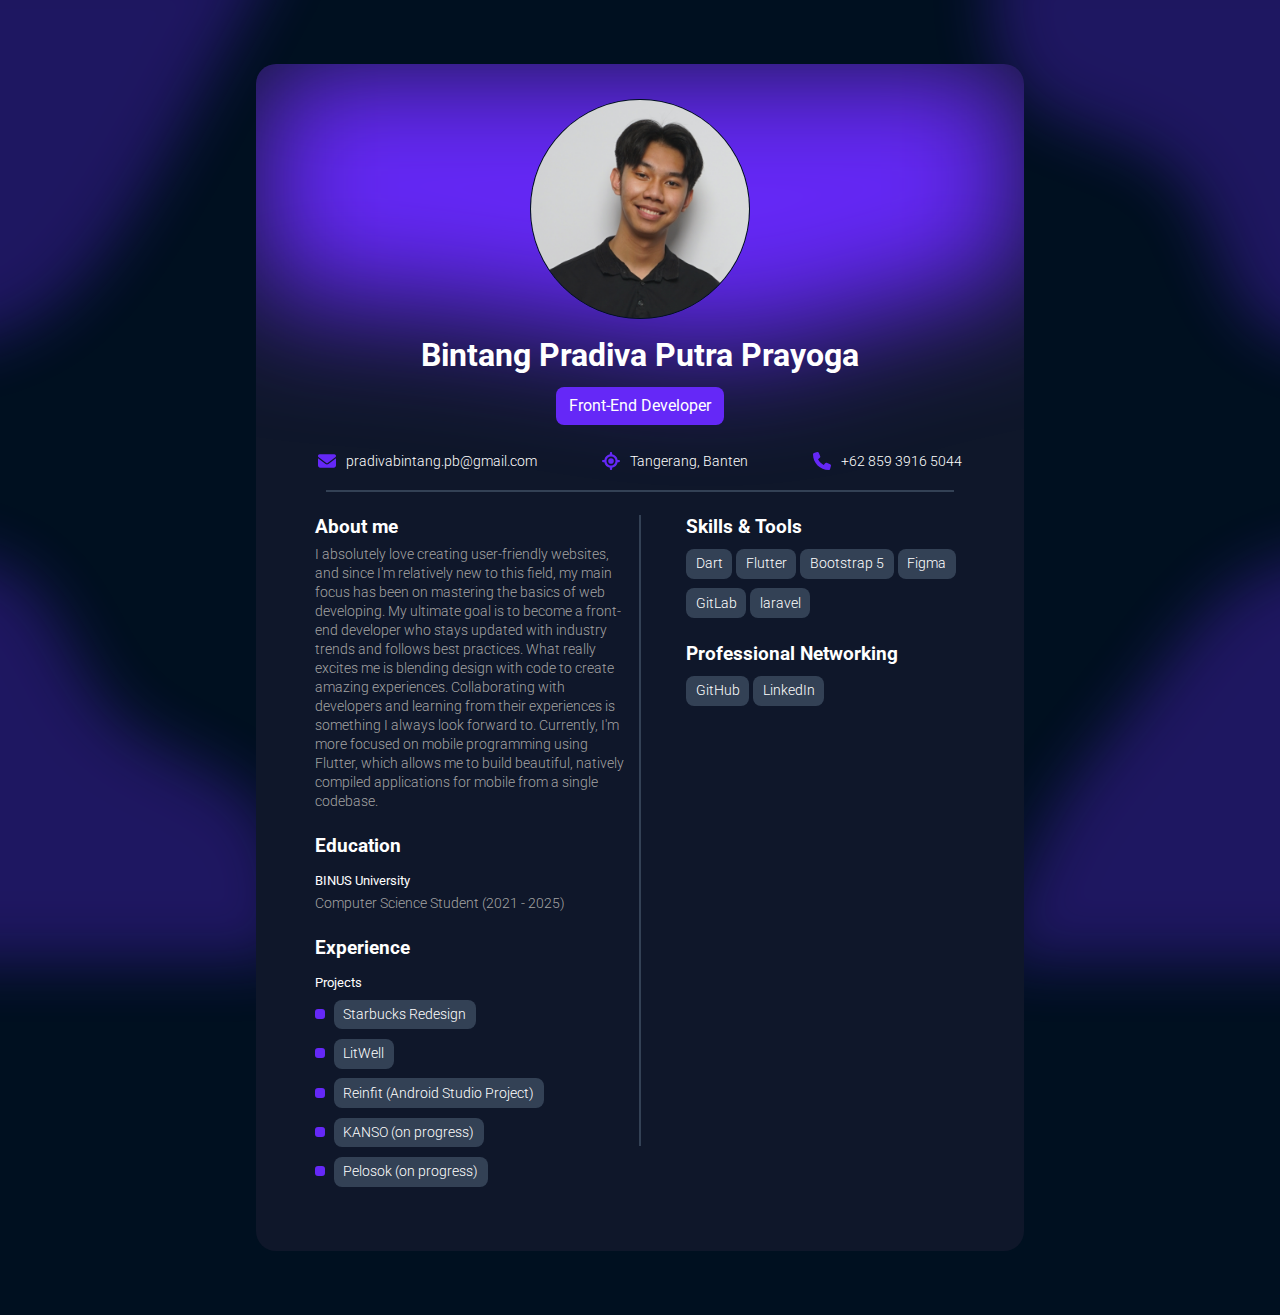
<file: index.html>
<!DOCTYPE html>
<html lang="en">
  <head>
    <meta charset="UTF-8" />
    <meta name="viewport" content="width=device-width, initial-scale=1.0" />
    <title>Portfolio | Bintang Pradiva</title>
    <link rel="stylesheet" href="./style.css" />
  </head>
  <body>
    <div class="bgSVGs">
      <img src="./Assets/bg1.svg" />
      <img src="./Assets/bg2.svg" />
    </div>

    <div id="portfolio">
      <!-- Header -->
      <img
        src="./Assets/photo.png"
        class="photo"
        alt="Profile Picture"
        width="220px"
      />
      <h1 class="name">Bintang Pradiva Putra Prayoga</h1>
      <h4 class="position">Front-End Developer</h4>
      <div class="contactBox flex">
        <div class="email flex">
          <img src="./Assets/email.svg" width="18px" />
          <p>pradivabintang.pb@gmail.com</p>
        </div>
        <div class="location flex">
          <img src="./Assets/location.svg" width="18pxs" />
          <p>Tangerang, Banten</p>
        </div>
        <div class="phone flex">
          <img src="./Assets/phone.svg" width="18px" />
          <p>+62 859 3916 5044</p>
        </div>
      </div>
      <div class="line"></div>

      <!-- Content -->
      <div class="contentBox flex">
        <div class="left">
          <div class="about">
            <h4>About me</h4>
            <p>
              I absolutely love creating user-friendly websites, and since I'm
              relatively new to this field, my main focus has been on mastering
              the basics of web developing. My ultimate goal is to become a
              front-end developer who stays updated with industry trends and
              follows best practices. What really excites me is blending design
              with code to create amazing experiences. Collaborating with
              developers and learning from their experiences is something I
              always look forward to. Currently, I'm more focused on mobile
              programming using Flutter, which allows me to build beautiful,
              natively compiled applications for mobile from a single codebase.
            </p>
          </div>
          <div class="edu">
            <h4>Education</h4>
            <h5>BINUS University</h5>
            <p>Computer Science Student (2021 - 2025)</p>
          </div>
          <div class="exp">
            <h4>Experience</h4>
            <h5>Projects</h5>
            <span></span>
            <p>
              <a href="https://starbucksredesign.vercel.app/"
                >Starbucks Redesign</a
              >
            </p>
            <br /><span></span>
            <p>
              <a href="https://litwell.vercel.app/">LitWell</a>
            </p>
            <br /><span></span>
            <p>
              <a target="_blank" href="https://github.com/BintangPr1/Reinfit"
                >Reinfit (Android Studio Project)</a
              >
            </p>
            <br /><span></span>
            <p>
              <a href="https://kansoclothing.vercel.app/"
                >KANSO (on progress)</a
              >
            </p>
            <br /><span></span>
            <p>
              <a target="_blank" href="https://github.com/BintangPr1/Pelosok"
                >Pelosok (on progress)</a
              >
            </p>
          </div>
        </div>
        <div class="line"></div>
        <div class="right">
          <h4>Skills & Tools</h4>
          <div class="DSBox">
            <!-- <h5>Languages</h5> -->
            <div class="DSNames">
              <p>Dart</p>
              <p>Flutter</p>
              <p>Bootstrap 5</p>
              <p>Figma</p>
              <p>GitLab</p>
              <p>laravel</p>
            </div>
          </div>
          <div class="LBox">
            <br />
            <h4>Professional Networking</h4>
            <div class="LNames">
              <p>
                <a href="https://github.com/BintangPr1">GitHub</a>
              </p>
              <p>
                <a href="https://www.linkedin.com/in/bintangpradivaputra/"
                  >LinkedIn</a
                >
              </p>
            </div>
          </div>
          <!-- <div class="EXBox">
            <h5>Editing Softwares</h5>
            <div class="ESNames">
              <p>Filmore</p>
            </div>
          </div> -->
        </div>
      </div>
    </div>
  </body>
</html>
</file>
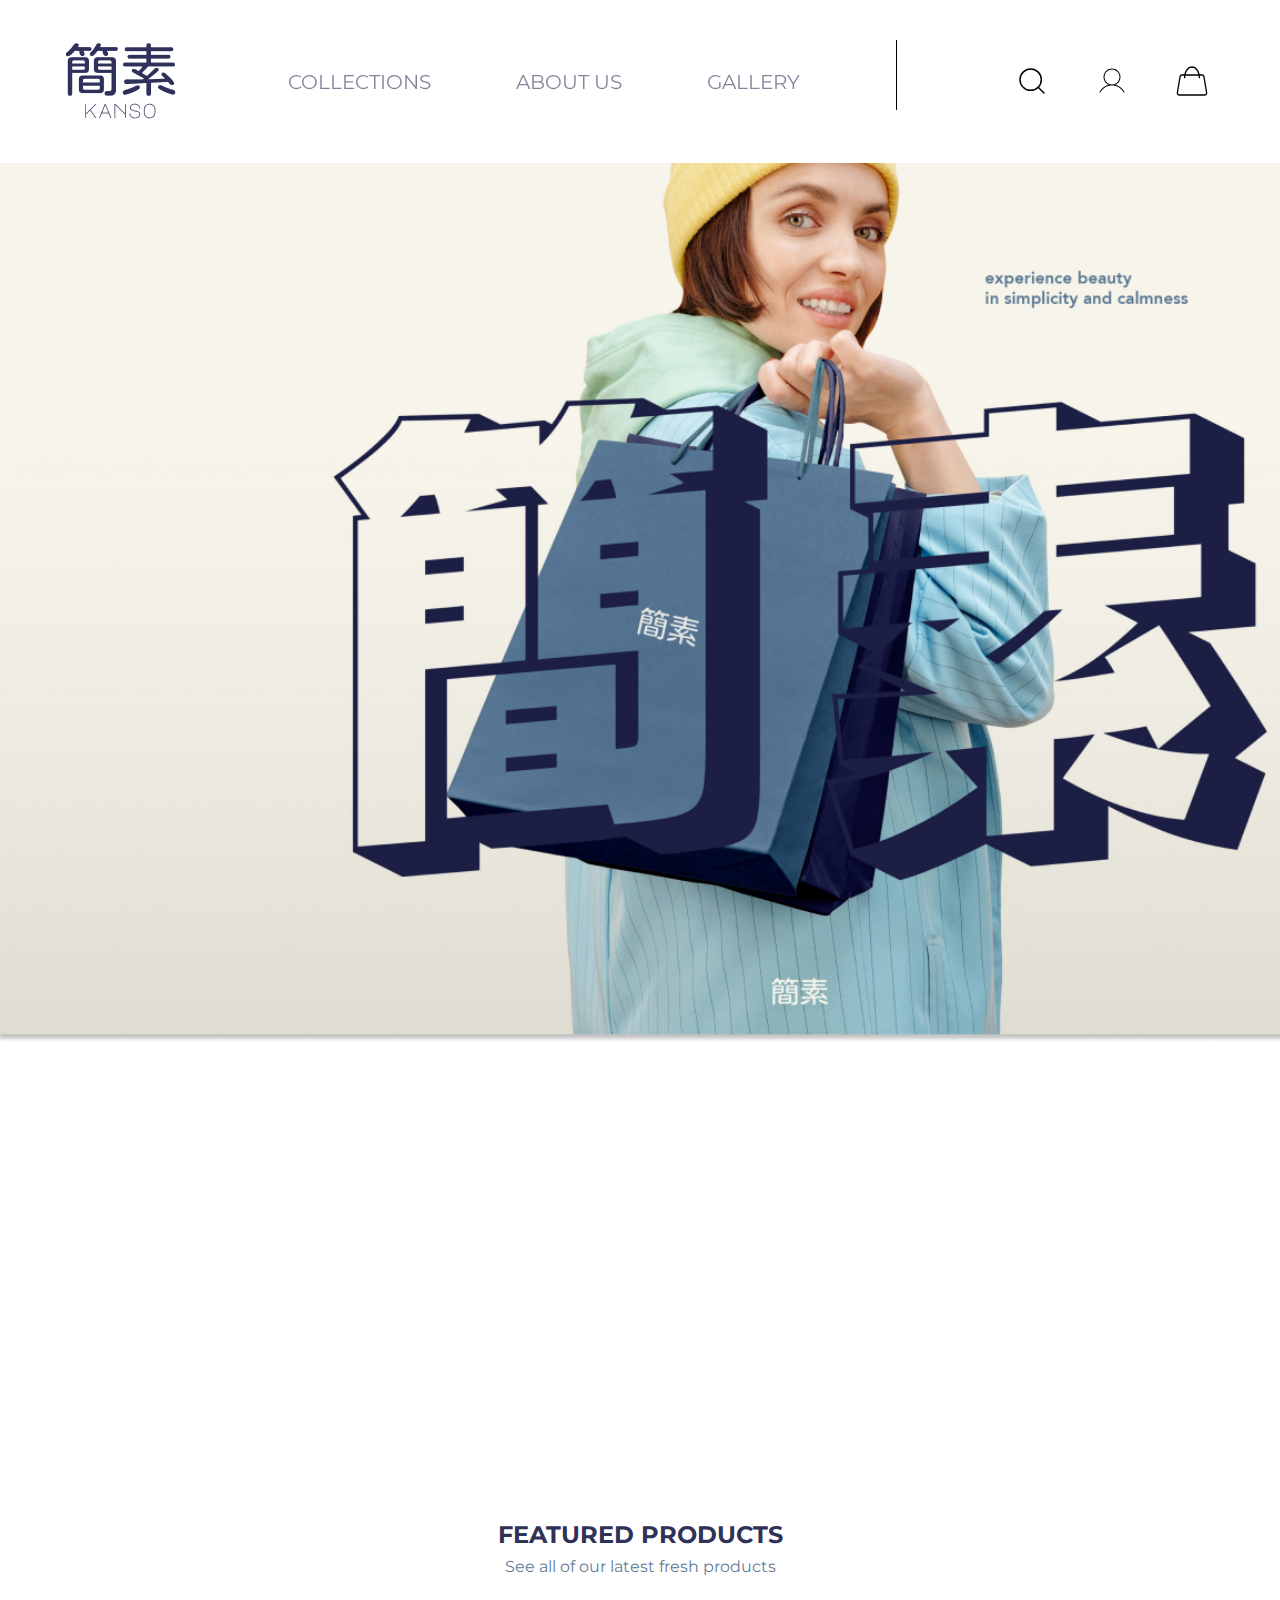
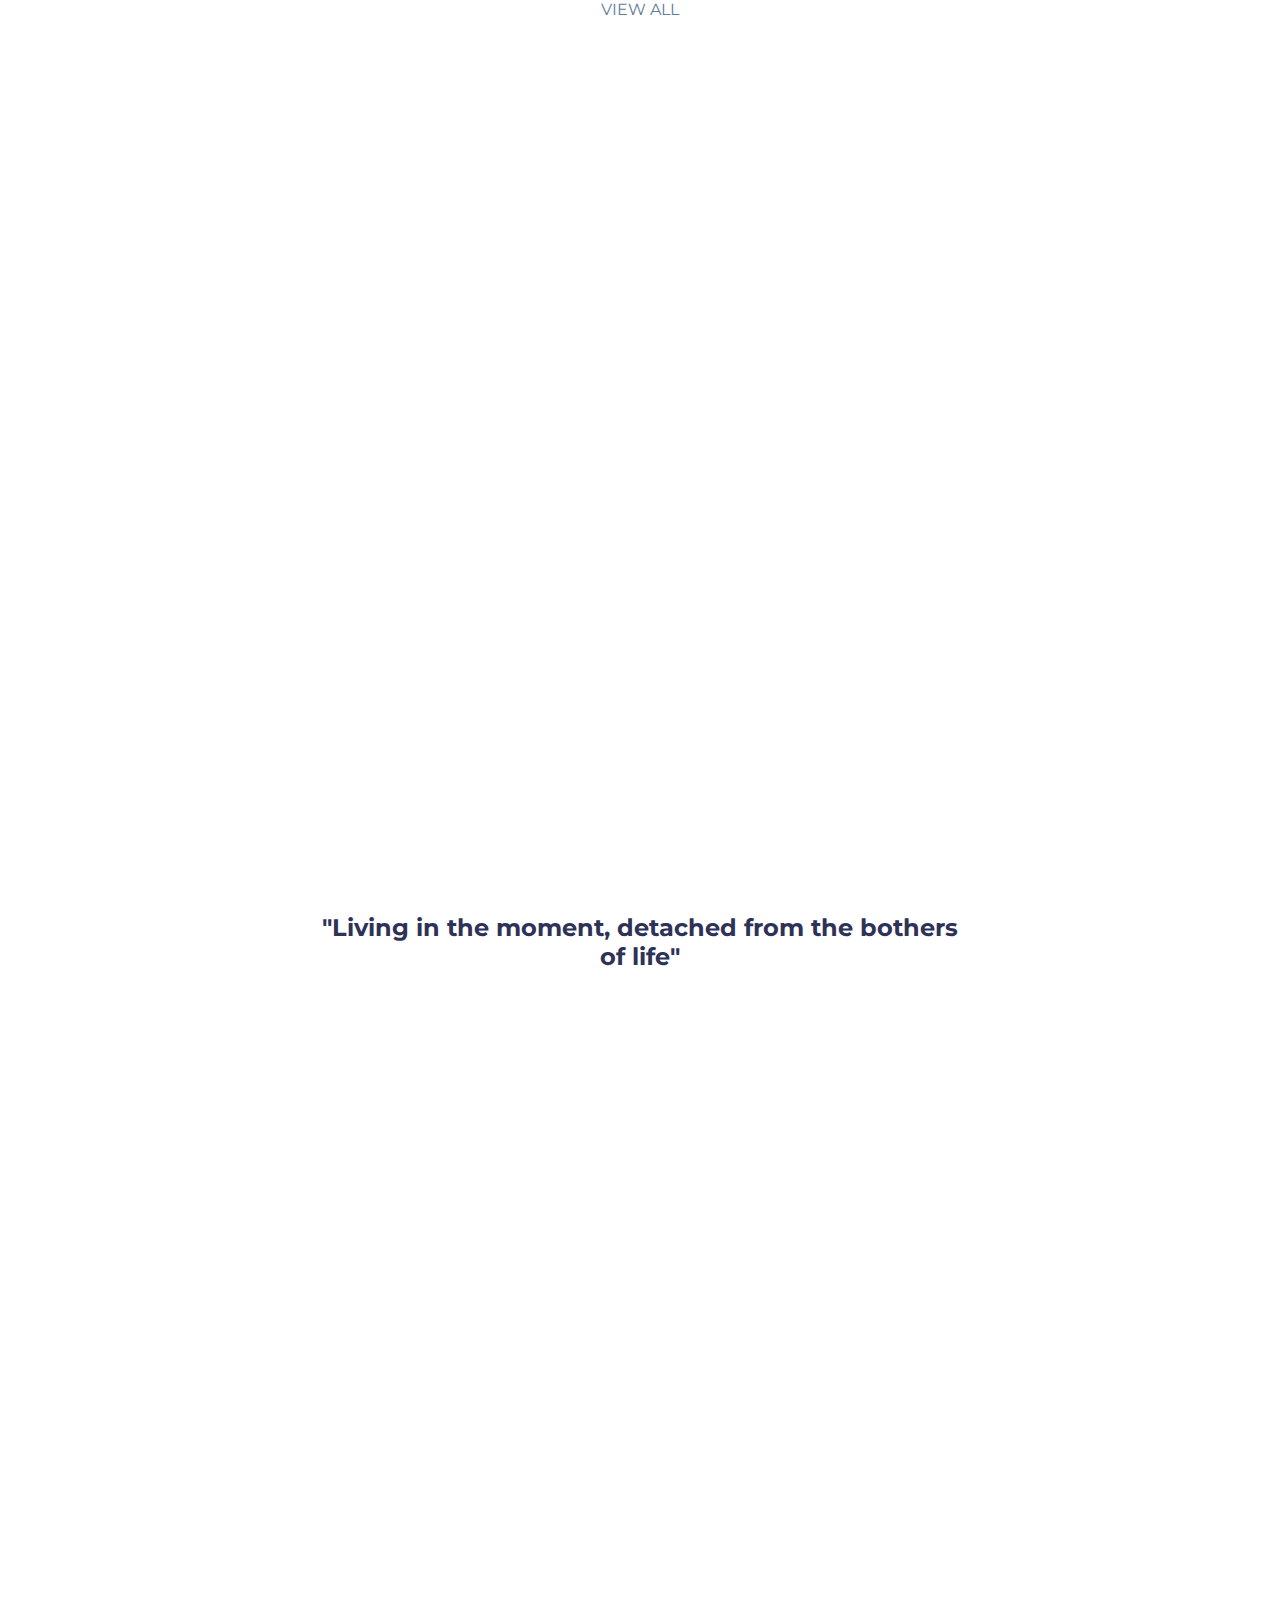
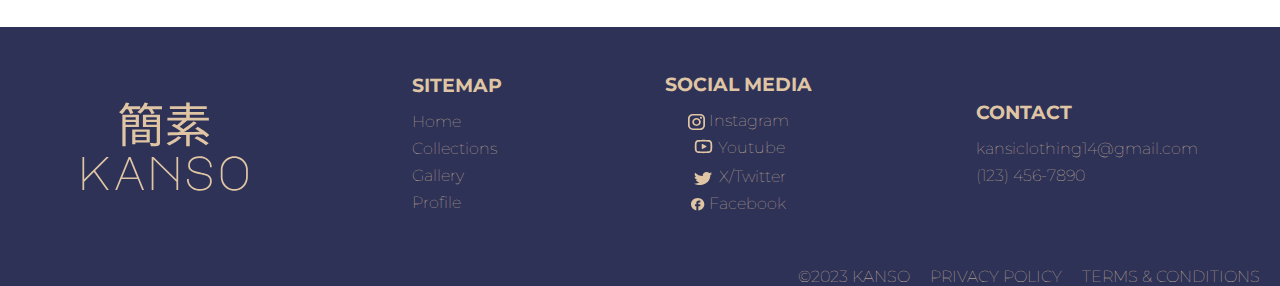
<file: KANSO/index.html>
<!DOCTYPE html>
<html lang="en">
  <head>
    <meta charset="UTF-8" />
    <meta name="viewport" content="width=device-width, initial-scale=1.0" />
    <title>KANSO</title>
    <link rel="stylesheet" href="./style/kanso.css" />
    <link rel="preconnect" href="https://fonts.googleapis.com" />
    <link rel="preconnect" href="https://fonts.gstatic.com" crossorigin />
    <link
      href="https://fonts.googleapis.com/css2?family=Major+Mono+Display&family=Montserrat&display=swap"
      rel="stylesheet"
    />
    <link
      href="https://unpkg.com/boxicons@2.1.4/css/boxicons.min.css"
      rel="stylesheet"
    />
    <link href="https://unpkg.com/aos@2.3.1/dist/aos.css" rel="stylesheet" />

    <style>
      /* font-family: "Major Mono Display", monospace;
      font-family: "Montserrat", sans-serif; */
    </style>
  </head>
  <body>
    <nav>
      <div class="navbar">
        <div class="logo">
          <a href="./index.html"
            ><img src="./assets/Rectangle 44.png" alt="asdasd"
          /></a>
          <a href="./index.html"><img src="./assets/kanso.png" alt="" /></a>
        </div>

        <div class="nav-list">
          <a href="">COLLECTIONS</a>
          <a href="">ABOUT US</a>
          <a href="">GALLERY</a>
        </div>

        <div>
          <img class="line" src="./assets/nav-line.svg" alt="" />
        </div>

        <div class="nav-button">
          <a href="./login.html"
            ><img src="./assets/search-button.svg" alt=""
          /></a>
          <a href="./Register.html"
            ><img src="./assets/profile-button.svg" alt=""
          /></a>
          <a href="./Register.html"
            ><img src="./assets/cart-button.svg" alt=""
          /></a>
        </div>
      </div>
    </nav>

    <section>
      <div class="hero-image"></div>
    </section>

    <section>
      <div data-aos="fade-up" class="section3-container">
        <div class="section3-elements">
          <img src="./assets/kanji-logo2.svg" alt="" />
          <p>EXPERIENCE BEAUTY IN SIMPLICITY AND CALMNESS</p>
          <a id="section3-btn" href="">GO TO ABOUT US</a>
        </div>
      </div>
    </section>

    <section>
      <div class="section4-container">
        <div class="section4-elements">
          <h2>FEATURED PRODUCTS</h2>
          <p id="sub-title">See all of our latest fresh products</p>

          <a id="view-all-btn" href="">VIEW ALL</a>

          <div class="section4-cards">
            <a class="image-card-link" href="">
              <div data-aos="fade-up" class="image-card">
                <img src="./assets/product1.png" alt="" />
                <div class="image-desc">
                  <p class="product-name">KINTSUGI</p>
                  <p class="product-price">IDR 250.000</p>
                </div>
                <p class="product-type">T-Shirts</p>
              </div>
            </a>
            <a class="image-card-link" href="">
              <div data-aos="fade-up" class="image-card">
                <img src="./assets/product2.png" alt="" />
                <div class="image-desc">
                  <p class="product-name">KOMOREBI</p>
                  <p class="product-price">IDR 450.000</p>
                </div>
                <p class="product-type">Hoodies</p>
              </div>
            </a>
            <a class="image-card-link" href="">
              <div data-aos="fade-up" class="image-card">
                <img src="./assets/product3.png" alt="" />
                <div class="image-desc">
                  <p class="product-name">KANSO - BLUE OCEAN</p>
                  <p class="product-price">IDR 80.000</p>
                </div>
                <p class="product-type">Tote Bag</p>
              </div>
            </a>
          </div>
        </div>
      </div>
    </section>

    <div class="quote-section">
      <h2>"Living in the moment, detached from the bothers of life"</h2>
    </div>

    <div data-aos="fade-up" class="section5-container">
      <button>VISIT OUR GALLERY</button>
    </div>

    <footer>
      <div class="footer">
        <img id="footer-logo" src="./assets/KansoFooterLogo.svg" alt="" />

        <div class="sitemap footer-info">
          <h3>SITEMAP</h3>
          <a href="">Home</a>
          <a href="">Collections</a>
          <a href="">Gallery</a>
          <a href="">Profile</a>
        </div>
        <div class="social-media footer-info">
          <h3>SOCIAL MEDIA</h3>
          <a href=""
            ><img src="./assets/instagram-footer.svg" alt="" /> Instagram</a
          >
          <a href=""
            ><img src="./assets/youtube-footer.svg" alt="" /> Youtube</a
          >
          <a href=""
            ><img src="./assets/twitter-footer.svg" alt="" /> X/Twitter</a
          >
          <a href=""
            ><img src="./assets/facebook-footer.svg" alt="" /> Facebook</a
          >
        </div>
        <div class="contact footer-info">
          <h3>CONTACT</h3>
          <a href="mailto:kansoclothing14@gmail.com"
            >kansiclothing14@gmail.com</a
          >
          <a href="">(123) 456-7890</a>
        </div>
      </div>
      <div class="termsconditions">
        <a href="">©2023 KANSO</a>
        <a href="">PRIVACY POLICY</a>
        <a href="">TERMS & CONDITIONS</a>
      </div>
    </footer>
    <script src="https://unpkg.com/aos@2.3.1/dist/aos.js"></script>
    <script>
      AOS.init();
    </script>

    <!-- test test -->
  </body>
</html>
</file>
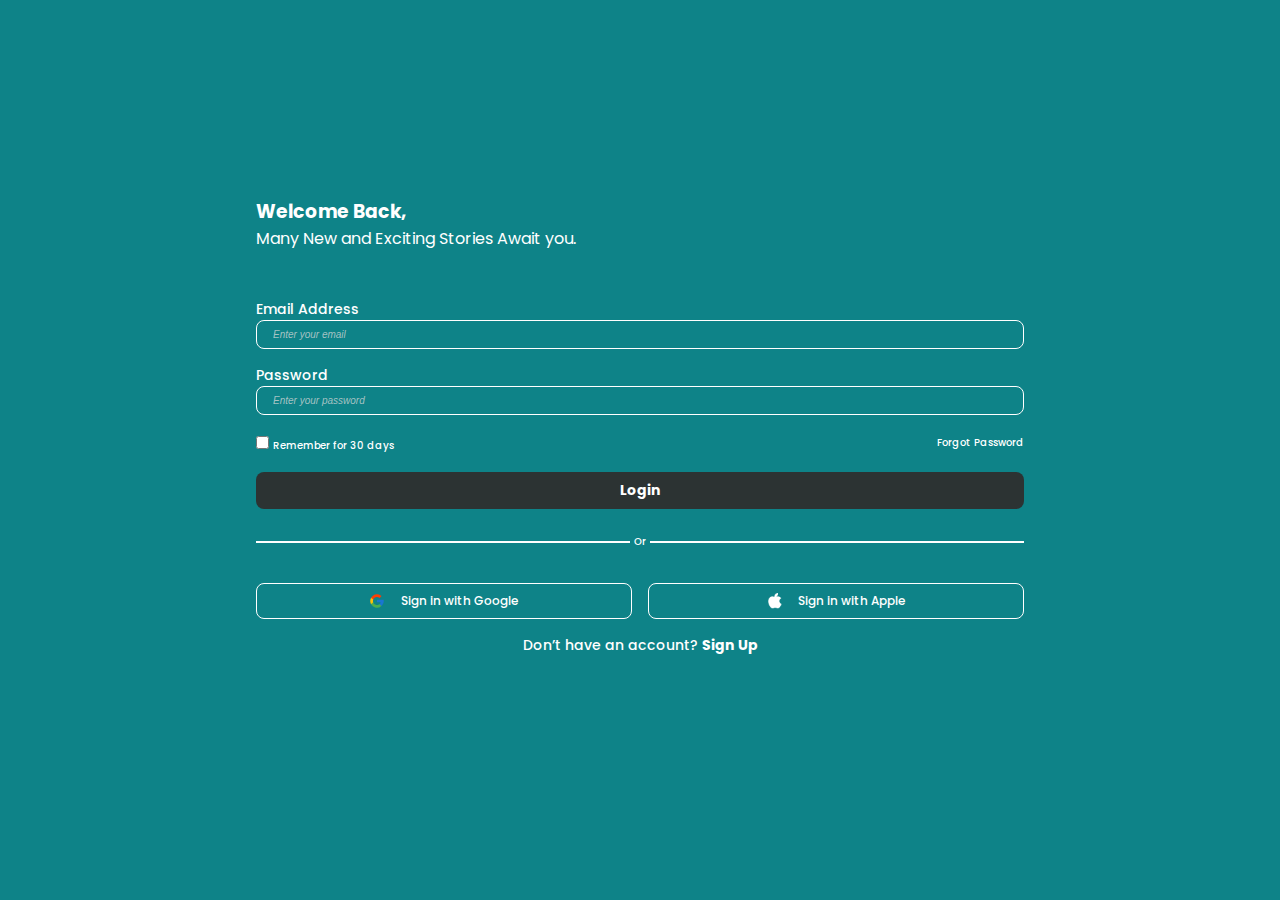
<file: Litwell/index.html>
<!DOCTYPE html>
<html lang="en">
    <head>
        <meta charset="utf-8" />
        <meta name="viewport" content="width=device-width, initial-scale=1" />
        <title>Login Page - Litwell</title>
        <link href="https://cdn.jsdelivr.net/npm/bootstrap@5.3.0/dist/css/bootstrap.min.css" rel="stylesheet" integrity="sha384-9ndCyUaIbzAi2FUVXJi0CjmCapSmO7SnpJef0486qhLnuZ2cdeRhO02iuK6FUUVM" crossorigin="anonymous" />
        <link rel="preconnect" href="https://fonts.googleapis.com" />
        <link rel="preconnect" href="https://fonts.gstatic.com" crossorigin />
        <link href="https://fonts.googleapis.com/css2?family=Poppins:wght@400;500;600;700&display=swap" rel="stylesheet" />
        <link rel="stylesheet" href="css/main.css" />
    </head>
    <body>
        <main>
            <section class="login">
                <div class="container-fluid">
                    <div class="row">
                        <div class="col-lg-6">
                            <div class="login-left">
                                <div class="login-left-content">
                                    <h3>Welcome Back,</h3>
                                    <p>Many New and Exciting Stories Await you.</p>

                                    <div class="input-group">
                                        <label for="email">Email Address</label>
                                        <input type="email" name="email" id="email" placeholder="Enter your email" autocomplete="off" />
                                    </div>
                                    <div class="input-group">
                                        <label for="password">Password</label>
                                        <input type="password" name="password" id="password" placeholder="Enter your password" />
                                    </div>
                                    <div class="input-group-row">
                                        <div class="d-flex align-items-center" style="gap: 0.5rem">
                                            <input type="checkbox" name="remember" id="remember" />
                                            <label for="remember">Remember for 30 days</label>
                                        </div>
                                        <a href="#">Forgot Password</a>
                                    </div>
                                    <a href="home.html" class="btn-secondary">Login</a>
                                    <span class="horizontal-line"></span>
                                    <div class="login-footer">
                                        <a class="btn-outline" href="#"><img src="./assets/icon/icon-google.png" alt="Logo Google" /> Sign in with Google</a>
                                        <a class="btn-outline" href="#"><img src="./assets/icon/icon-apple.png" alt="Logo Apple" /> Sign in with Apple</a>
                                    </div>
                                    <div class="login-footer-link">
                                        <p>Don’t have an account? <a href="signup.html">Sign Up</a></p>
                                    </div>
                                </div>
                            </div>
                        </div>
                        <div class="col-lg-6">
                            <img src="./assets/img/login-banner.jpg" alt="Login Banner" />
                        </div>
                    </div>
                </div>
            </section>
        </main>
    </body>
</html>
</file>
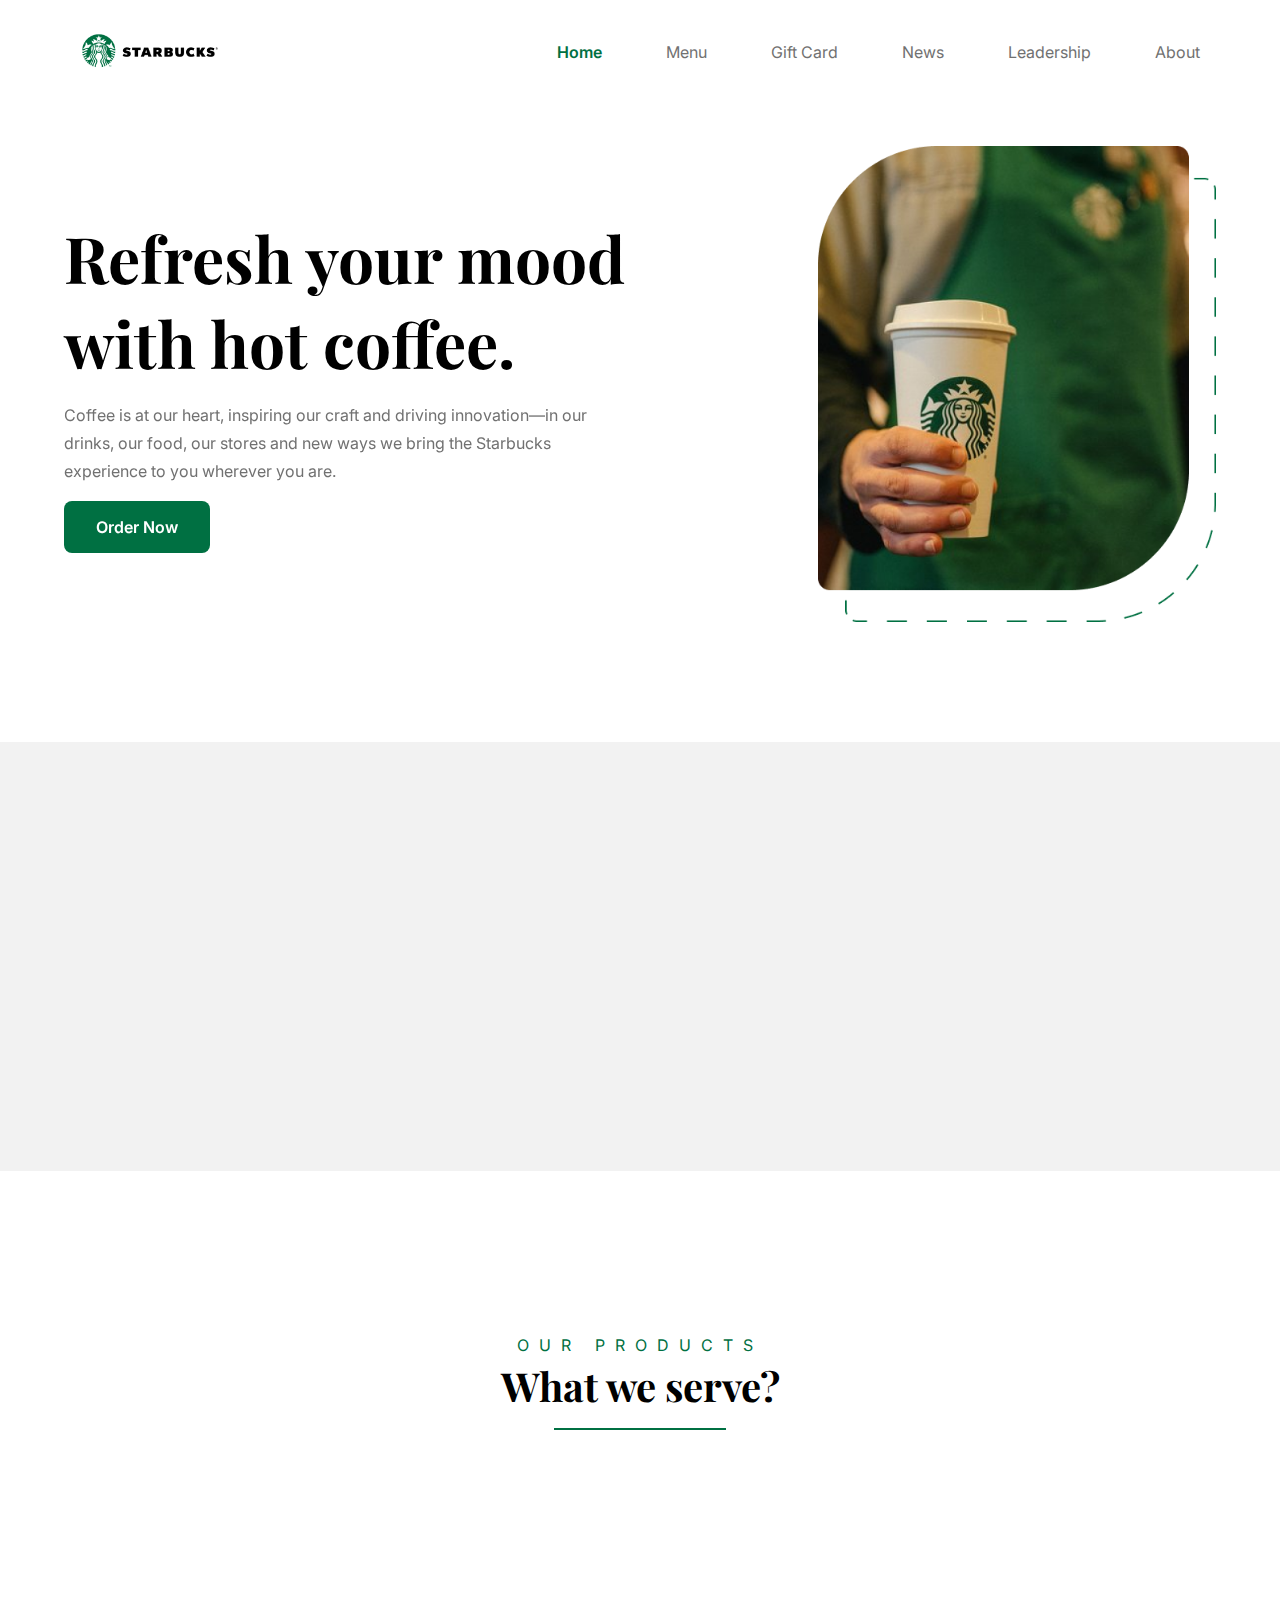
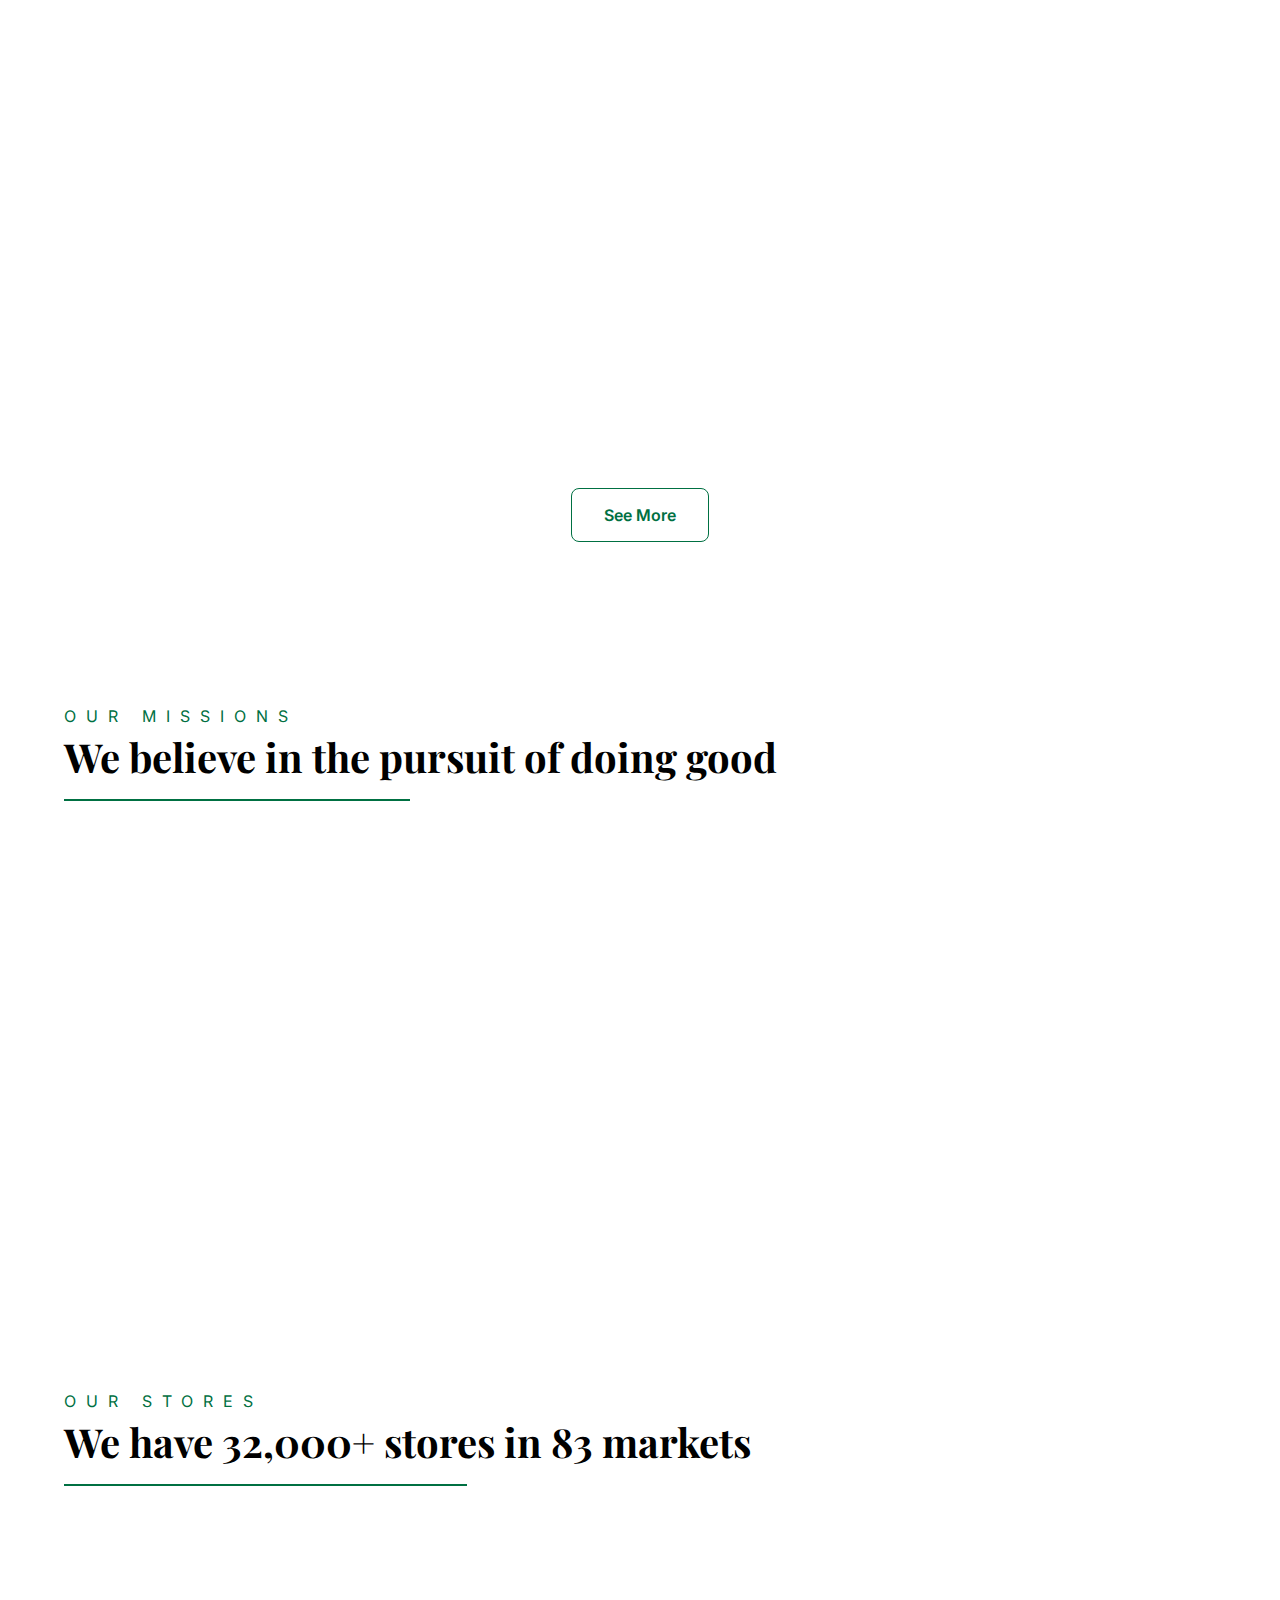
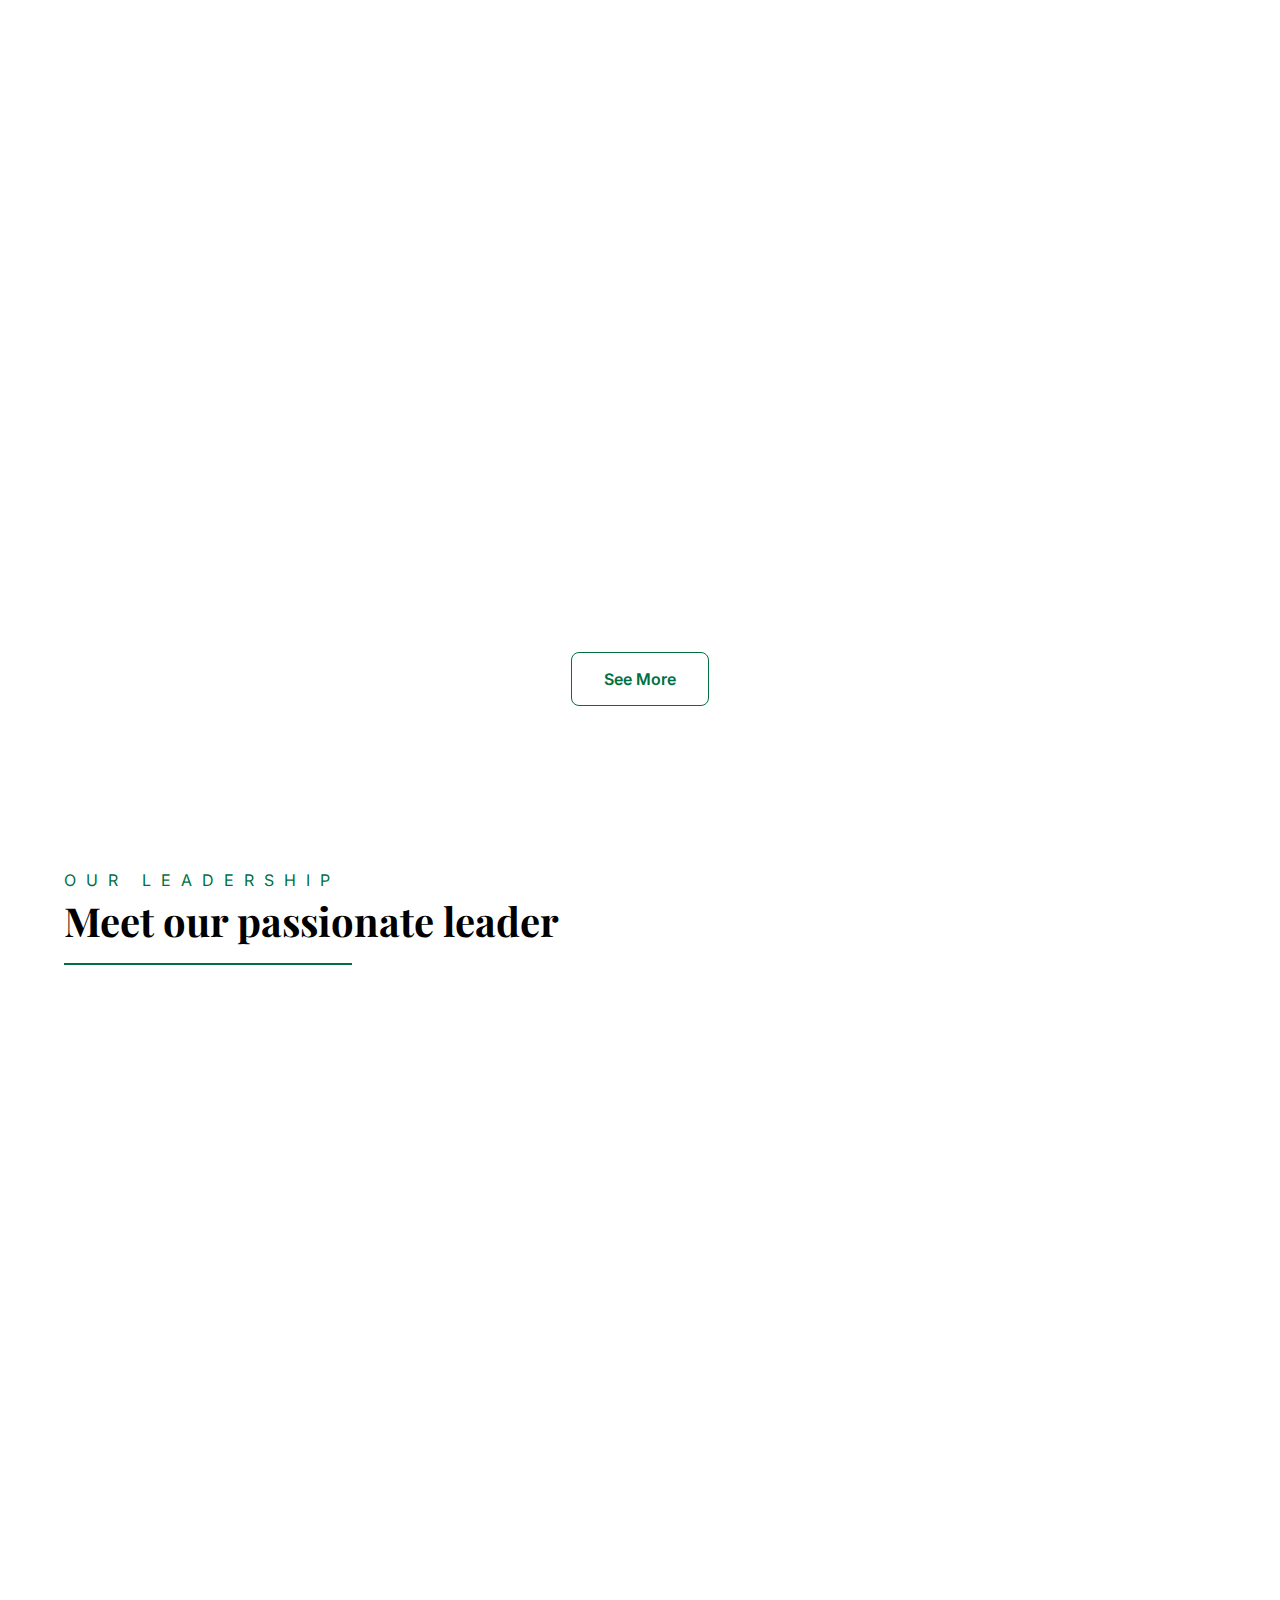
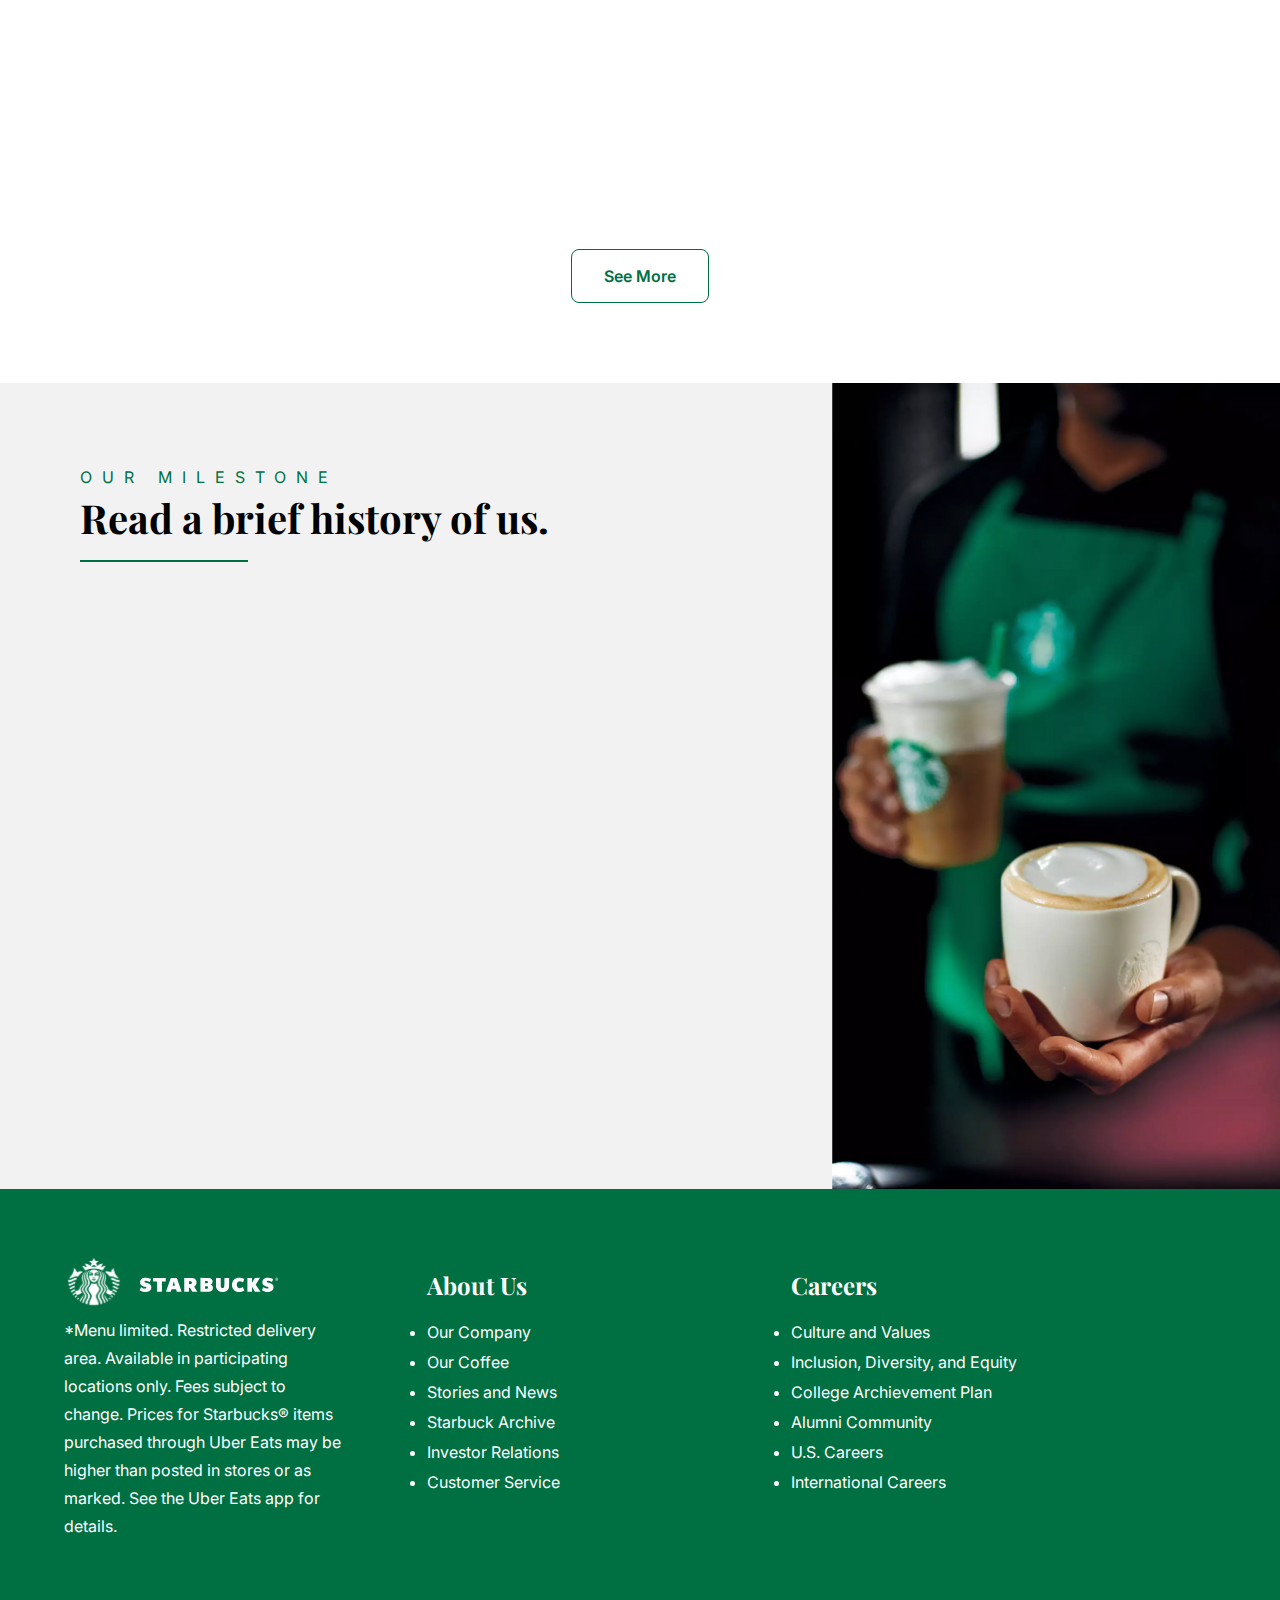
<file: starbucks/index.html>
<!DOCTYPE html>
<html lang="en">
  <head>
    <meta charset="UTF-8" />
    <meta http-equiv="X-UA-Compatible" content="IE=edge" />
    <meta name="viewport" content="width=device-width, initial-scale=1.0" />
    <title>Homepage - Starbucks</title>
    <link rel="stylesheet" href="css/style.css" />
    <link rel="preconnect" href="https://fonts.googleapis.com" />
    <link rel="preconnect" href="https://fonts.gstatic.com" crossorigin />
    <link
      href="https://fonts.googleapis.com/css2?family=Inter:wght@400;700&family=Playfair+Display:wght@700;900&display=swap"
      rel="stylesheet"
    />
    <link href="https://unpkg.com/aos@2.3.1/dist/aos.css" rel="stylesheet" />
  </head>

  <body>
    <nav class="navbar">
      <div class="logo">
        <a href="index.html"><img src="img/logo-black.png" alt="" /></a>
      </div>
      <input type="checkbox" id="click" />
      <label for="click" class="menu-btn">
        <img src="img/menu.svg" alt="" />
      </label>
      <ul>
        <li><a class="active" href="index.html">Home</a></li>
        <li><a href="menu.html">Menu</a></li>
        <li><a href="gift-card.html">Gift Card</a></li>
        <li><a href="news.html">News</a></li>
        <li><a href="leadership.html">Leadership</a></li>
        <li><a href="about.html">About</a></li>
      </ul>
    </nav>

    <section class="jumbotron">
      <div class="jumbotron-container">
        <div
          class="jumbotron-left"
          data-aos="fade-right"
          data-aos-duration="1200"
        >
          <h1>Refresh your mood with hot coffee.</h1>
          <p>
            Coffee is at our heart, inspiring our craft and driving
            innovation—in our drinks, our food, our stores and new ways we bring
            the Starbucks experience to you wherever you are.
          </p>
          <a href="#" class="btn-primary">Order Now</a>
        </div>
        <div
          class="jumbotron-right"
          data-aos="fade-left"
          data-aos-duration="1200"
        >
          <img src="img/jumbotron.png" alt="" />
        </div>
      </div>
    </section>

    <section class="stories">
      <div
        class="stories-container"
        data-aos="fade-up"
        data-aos-duration="1200"
      >
        <div class="stories-header">
          <p class="subheading">OUR STORIES</p>
          <h2>Everything I brew, I brew it for you.</h2>
        </div>
        <div class="stories-content">
          <p>
            Our story began in 1971. Back then we were a roaster and retailer of
            whole bean and ground coffee, tea and spices with a single store in
            Seattle’s Pike Place Market. Today, we are privileged to connect
            with millions of customers every day in more than 80 markets.
          </p>
        </div>
        <div class="stories-footer">
          <a href="about.html" class="btn-secondary">Read More</a>
        </div>
      </div>
    </section>

    <section class="products">
      <div class="products-container">
        <div class="products-header">
          <p class="subheading">OUR PRODUCTS</p>
          <h2>What we serve?</h2>
        </div>
        <div class="products-content">
          <div
            class="products-box"
            data-aos="flip-left"
            data-aos-duration="1200"
          >
            <a href="fresh-coffee.html">
              <img src="img/products-icon1.svg" alt="" />
              <h5>Fresh Coffee</h5>
              <p>More than 30 blends and single-origin premium coffees</p>
            </a>
          </div>
          <div
            class="products-box"
            data-aos="flip-left"
            data-aos-duration="1200"
          >
            <a href="beverages.html">
              <img src="img/products-icon2.svg" alt="" />
              <h5>Handcrafted Beverages</h5>
              <p>
                Fresh-brewed coffee, hot and iced espresso beverages, teas,
                Starbucks® Cold Brew, Frappuccino® blended beverages, and
                Starbucks Refreshers® beverages.
              </p>
            </a>
          </div>
          <div
            class="products-box"
            data-aos="flip-left"
            data-aos-duration="1200"
          >
            <a href="fresh-foods.html">
              <img src="img/products-icon3.svg" alt="" />
              <h5>Fresh Foods</h5>
              <p>
                Baked pastries, sandwiches, salads, protein boxes, oatmeal,
                yogurt and snacks.
              </p>
            </a>
          </div>
        </div>
        <div class="products-footer">
          <a href="menu.html" class="btn-secondary">See More</a>
        </div>
      </div>
    </section>

    <section class="mission">
      <div class="mission-container">
        <div class="mission-header">
          <p class="subheading">OUR MISSIONS</p>
          <h2>We believe in the pursuit of doing good</h2>
        </div>
        <div class="mission-content">
          <div class="mission-box" data-aos="zoom-in" data-aos-duration="1200">
            <h4>Leading in sustainability</h4>
            <p>
              Our aspiration is to become resource positive, giving more than we
              take from the planet by storing more carbon than we emit,
              eliminating waste, and providing more clean freshwater than we
              use.
            </p>
          </div>
          <div class="mission-box" data-aos="zoom-in" data-aos-duration="1200">
            <h4>Strengthening communities</h4>
            <p>
              We seek to be a welcoming Third Place for everyone while
              supporting the communities we touch – from volunteering in our
              local neighborhoods to helping families in coffee- and tea-origin
              communities.
            </p>
          </div>
          <div class="mission-box" data-aos="zoom-in" data-aos-duration="800">
            <h4>Creating opportunities</h4>
            <p>
              We invest in pathways to opportunity through education, training
              and employment; hiring veterans and military spouses, refugees,
              Opportunity Youth and those formerly incarcerated, and helping
              them build their futures once they are with us.
            </p>
          </div>
        </div>
      </div>
    </section>

    <section class="stores">
      <div class="stores-container">
        <div class="stores-header">
          <p class="subheading">OUR STORES</p>
          <h2>We have 32,000+ stores in 83 markets</h2>
        </div>
        <div class="stores-content">
          <div class="stores-box" data-aos="fade-up" data-aos-duration="1200">
            <img src="img/stores1.jpg" alt="" />
            <h4>Bali, Indonesia</h4>
          </div>
          <div class="stores-box" data-aos="fade-up" data-aos-duration="1200">
            <img src="img/stores2.jpg" alt="" />
            <h4>New York, US</h4>
          </div>
          <div class="stores-box" data-aos="fade-up" data-aos-duration="1200">
            <img src="img/stores3.jpg" alt="" />
            <h4>Tokyo, Japan</h4>
          </div>
        </div>
        <div class="stores-footer">
          <a href="stores.html" class="btn-secondary">See More</a>
        </div>
      </div>
    </section>

    <section class="leader">
      <div class="leader-container">
        <div class="leader-header">
          <p class="subheading">OUR LEADERSHIP</p>
          <h2>Meet our passionate leader</h2>
        </div>
        <div class="leader-content">
          <div class="leader-box" data-aos="fade-up" data-aos-duration="1200">
            <img src="img/leader1.jpg" alt="" />
            <h5>Howard Schultz</h5>
            <p>President and Chief Executive Officer</p>
          </div>
          <div class="leader-box" data-aos="fade-up" data-aos-duration="1200">
            <img src="img/leader2.jpg" alt="" />
            <h5>John Culver</h5>
            <p>Group President, North America and Chief Operating Officer</p>
          </div>
          <div class="leader-box" data-aos="fade-up" data-aos-duration="1200">
            <img src="img/leader3.jpg" alt="" />
            <h5>Rachel Ruggeri</h5>
            <p>Executive Vice President and Chief Financial Officer</p>
          </div>
          <div class="leader-box" data-aos="fade-up" data-aos-duration="1200">
            <img src="img/leader4.jpg" alt="" />
            <h5>Andy Adams</h5>
            <p>Senior Vice President and Store Development</p>
          </div>
          <div class="leader-box" data-aos="fade-up" data-aos-duration="1200">
            <img src="img/leader5.jpg" alt="" />
            <h5>Ted Adams</h5>
            <p>
              Senior Vice President, Government Affairs, Public Policy &
              Community Impact
            </p>
          </div>
          <div class="leader-box" data-aos="fade-up" data-aos-duration="1400">
            <img src="img/leader6.jpg" alt="" />
            <h5>Tyson Avery</h5>
            <p>
              Senior Vice President, Deputy General Counsel, Chief Ethics and
              Compliance Officer
            </p>
          </div>
          <div class="leader-box" data-aos="fade-up" data-aos-duration="1400">
            <img src="img/leader7.jpg" alt="" />
            <h5>Kelly Bengston</h5>
            <p>
              Senior Vice President, Chief Procurement Officer, Global Sourcing
            </p>
          </div>
          <div class="leader-box" data-aos="fade-up" data-aos-duration="1400">
            <img src="img/leader8.jpg" alt="" />
            <h5>Luigi Bonini</h5>
            <p>Senior Vice President, Global Product Innovation</p>
          </div>
          <div class="leader-box" data-aos="fade-up" data-aos-duration="1400">
            <img src="img/leader9.jpg" alt="" />
            <h5>Brady Brewer</h5>
            <p>Executive Vice President, Chief Marketing Officer</p>
          </div>
          <div class="leader-box" data-aos="fade-up" data-aos-duration="1400">
            <img src="img/leader10.jpg" alt="" />
            <h5>Dennis Brockman</h5>
            <p>Senior Vice President, Chief Inclusion&Diversy Officer</p>
          </div>
        </div>
        <div class="leader-footer">
          <a href="leadership.html" class="btn-secondary">See More</a>
        </div>
      </div>
    </section>

    <section class="milestone">
      <div class="milestone-container">
        <div class="milestone-left">
          <div class="milestone-header">
            <p class="subheading">OUR MILESTONE</p>
            <h2>Read a brief history of us.</h2>
          </div>
          <ul>
            <li data-aos="fade-right" data-aos-duration="1200">
              <p><span>1971</span></p>
              <p>Starbucks opens first store in Seattle’s Pike Place Market.</p>
            </li>
            <li data-aos="fade-right" data-aos-duration="1200">
              <p><span>1987</span></p>
              <p>
                Il Giornale acquires Starbucks assets with the backing of local
                investors and changes its name to Starbucks Corporation.
              </p>
            </li>
            <li data-aos="fade-right" data-aos-duration="1200">
              <p><span>1987</span></p>
              <p>Completes initial public offering (IPO).</p>
            </li>
            <li data-aos="fade-right" data-aos-duration="1200">
              <p><span>1996</span></p>
              <p>
                Begins selling bottled Frappuccino® coffee drink through North
                American Coffee Partnership.
              </p>
            </li>
            <li data-aos="fade-right" data-aos-duration="1200">
              <p><span>2008</span></p>
              <p>
                Chairman Howard Schultz returns as chief executive officer and
                begins transformation of the company.
              </p>
            </li>
          </ul>
        </div>
        <div class="milestone-right">
          <img src="img/milestone.jpg" alt="" />
        </div>
      </div>
    </section>

    <footer class="footer">
      <div class="footer-container">
        <div class="footer-box">
          <img src="img/logo-white.svg" alt="" />
          <p>
            *Menu limited. Restricted delivery area. Available in participating
            locations only. Fees subject to change. Prices for Starbucks® items
            purchased through Uber Eats may be higher than posted in stores or
            as marked. See the Uber Eats app for details.
          </p>
        </div>
        <div class="footer-box">
          <h5>About Us</h5>
          <ul>
            <li><a href="#">Our Company</a></li>
            <li><a href="#">Our Coffee</a></li>
            <li><a href="#">Stories and News</a></li>
            <li><a href="#">Starbuck Archive</a></li>
            <li><a href="#">Investor Relations</a></li>
            <li><a href="#">Customer Service</a></li>
          </ul>
        </div>
        <div class="footer-box" id="last-footer-box">
          <h5>Careers</h5>
          <ul>
            <li><a href="#">Culture and Values</a></li>
            <li><a href="#">Inclusion, Diversity, and Equity</a></li>
            <li><a href="#">College Archievement Plan</a></li>
            <li><a href="#">Alumni Community</a></li>
            <li><a href="#">U.S. Careers</a></li>
            <li><a href="#">International Careers</a></li>
          </ul>
        </div>
      </div>
    </footer>

    <script src="https://unpkg.com/aos@2.3.1/dist/aos.js"></script>
    <script>
      AOS.init();
    </script>
  </body>
</html>
</file>
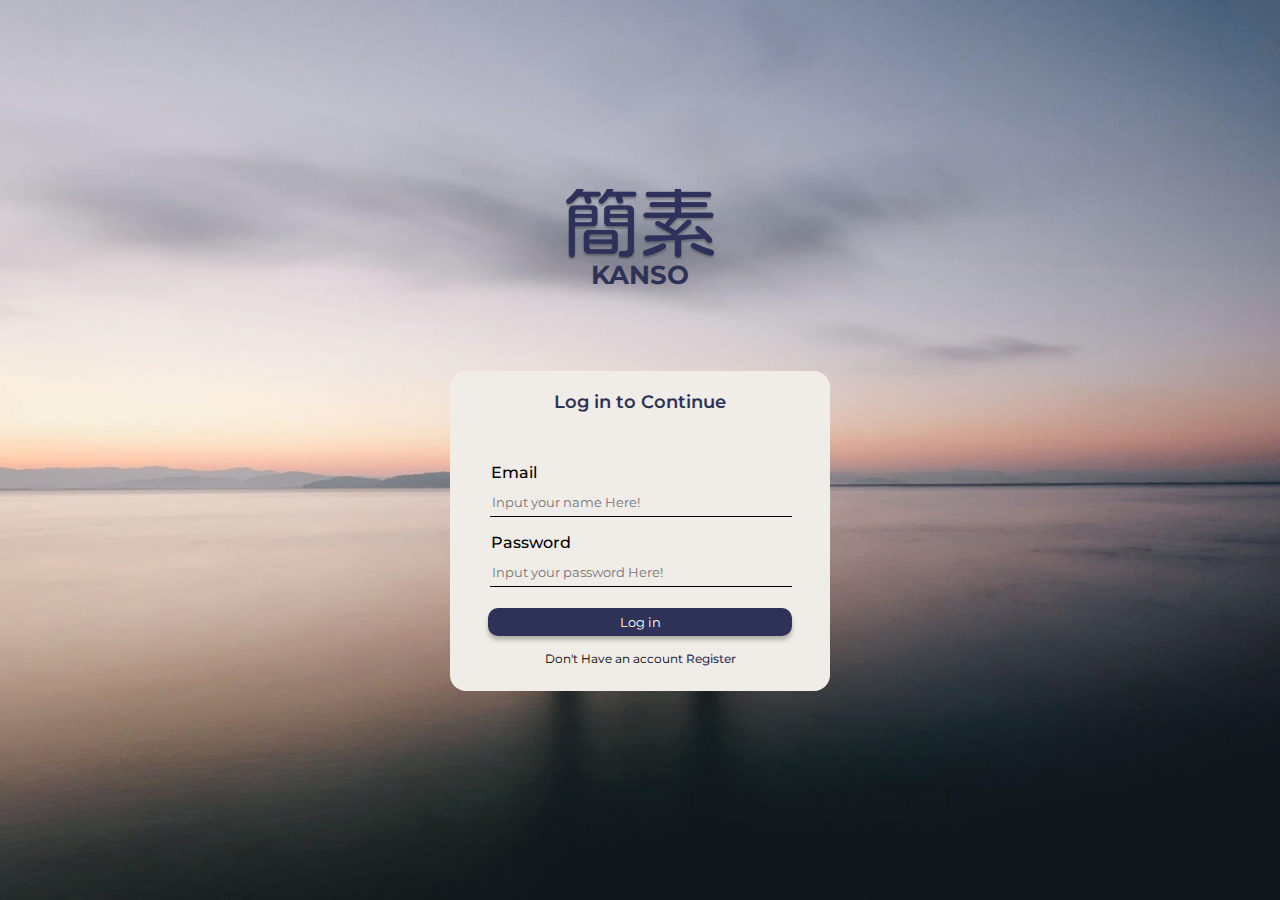
<file: KANSO/login.html>
<!DOCTYPE html>
<html lang="en">
  <head>
    <meta charset="UTF-8" />
    <meta name="viewport" content="width=device-width, initial-scale=1.0" />
    <title>Log in</title>
    <link rel="stylesheet" href="./style/login.css" />
    <link rel="preconnect" href="https://fonts.googleapis.com" />
    <link rel="preconnect" href="https://fonts.gstatic.com" crossorigin />
    <link
      href="https://fonts.googleapis.com/css2?family=Montserrat:wght@300;400;500;600;700&display=swap"
      rel="stylesheet"
    />
  </head>
  <body>
    <div class="website-header">
      <div class="image-website"></div>
      <div class="name-website">
        <p class="website-title">KANSO</p>
      </div>
      <div class="box-container">
        <p class="login-title">Log in to Continue</p>
        <div class="input-box">
          <p class="title-text">Email</p>
          <input
            class="texting"
            type="text"
            placeholder="Input your name Here!"
          />
        </div>
        <div class="input-box">
          <p class="title-text">Password</p>
          <input
            class="texting"
            type="password"
            placeholder="Input your password Here!"
          />
        </div>
        <button class="login-button js-login-button">Log in</button>
        <div class="register">
          <p class="register-text">
            Don't Have an account
            <!-- <span class="register-logo"> Register </span> -->
            <a href="./Register.html" class="register-logo"> Register </a>
          </p>
        </div>
      </div>
    </div>

    <script src="./scripts/login.js"></script>
  </body>
</html>
</file>
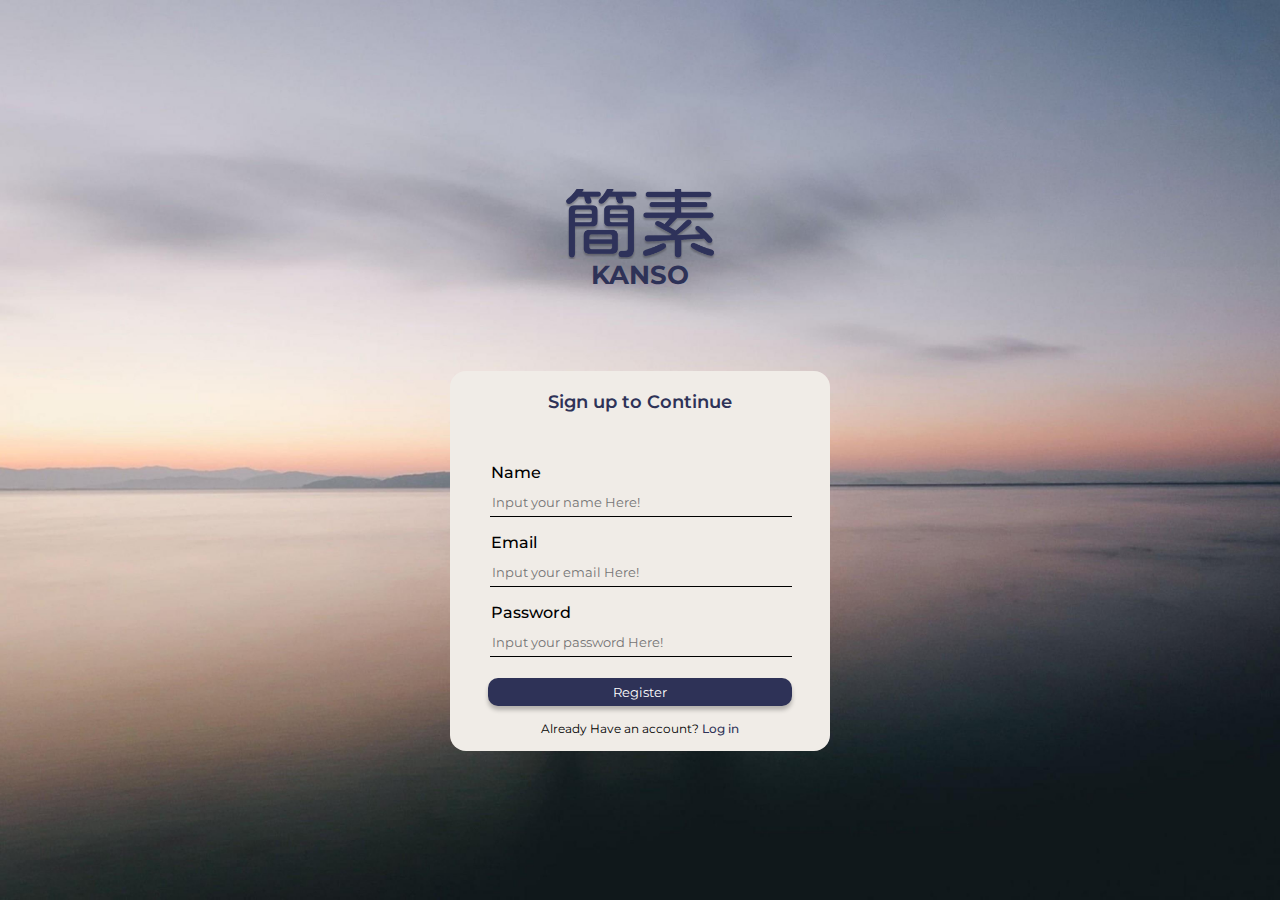
<file: KANSO/Register.html>
<!DOCTYPE html>
<html lang="en">
  <head>
    <meta charset="UTF-8" />
    <meta name="viewport" content="width=device-width, initial-scale=1.0" />
    <title>Register</title>
    <link rel="stylesheet" href="./style/Register.css" />
    <link rel="preconnect" href="https://fonts.googleapis.com" />
    <link rel="preconnect" href="https://fonts.gstatic.com" crossorigin />
    <link
      href="https://fonts.googleapis.com/css2?family=Montserrat:wght@300;400;500;600;700&display=swap"
      rel="stylesheet"
    />
  </head>
  <body>
    <div class="website-header">
      <div class="image-website"></div>
      <div class="name-website">
        <p class="website-title">KANSO</p>
      </div>
      <div class="box-container">
        <p class="login-title">Sign up to Continue</p>
        <div class="input-box">
          <p class="title-text">Name</p>
          <input
            class="texting"
            type="text"
            placeholder="Input your name Here!"
          />
        </div>
        <div class="input-box">
          <p class="title-text">Email</p>
          <input
            class="texting"
            type="email"
            placeholder="Input your email Here!"
          />
        </div>
        <div class="input-box">
          <p class="title-text">Password</p>
          <input
            class="texting"
            type="password"
            placeholder="Input your password Here!"
          />
        </div>
        <button class="login-button js-register-button">Register</button>
        <div class="register">
          <p class="register-text">
            Already Have an account&#63;
            <a class="register-logo" href="./login.html"> Log in </a>
            <!-- <span class="register-logo"> Log in </span> -->
          </p>
        </div>
      </div>
    </div>

    <script src="./scripts/register.js"></script>
  </body>
</html>
</file>
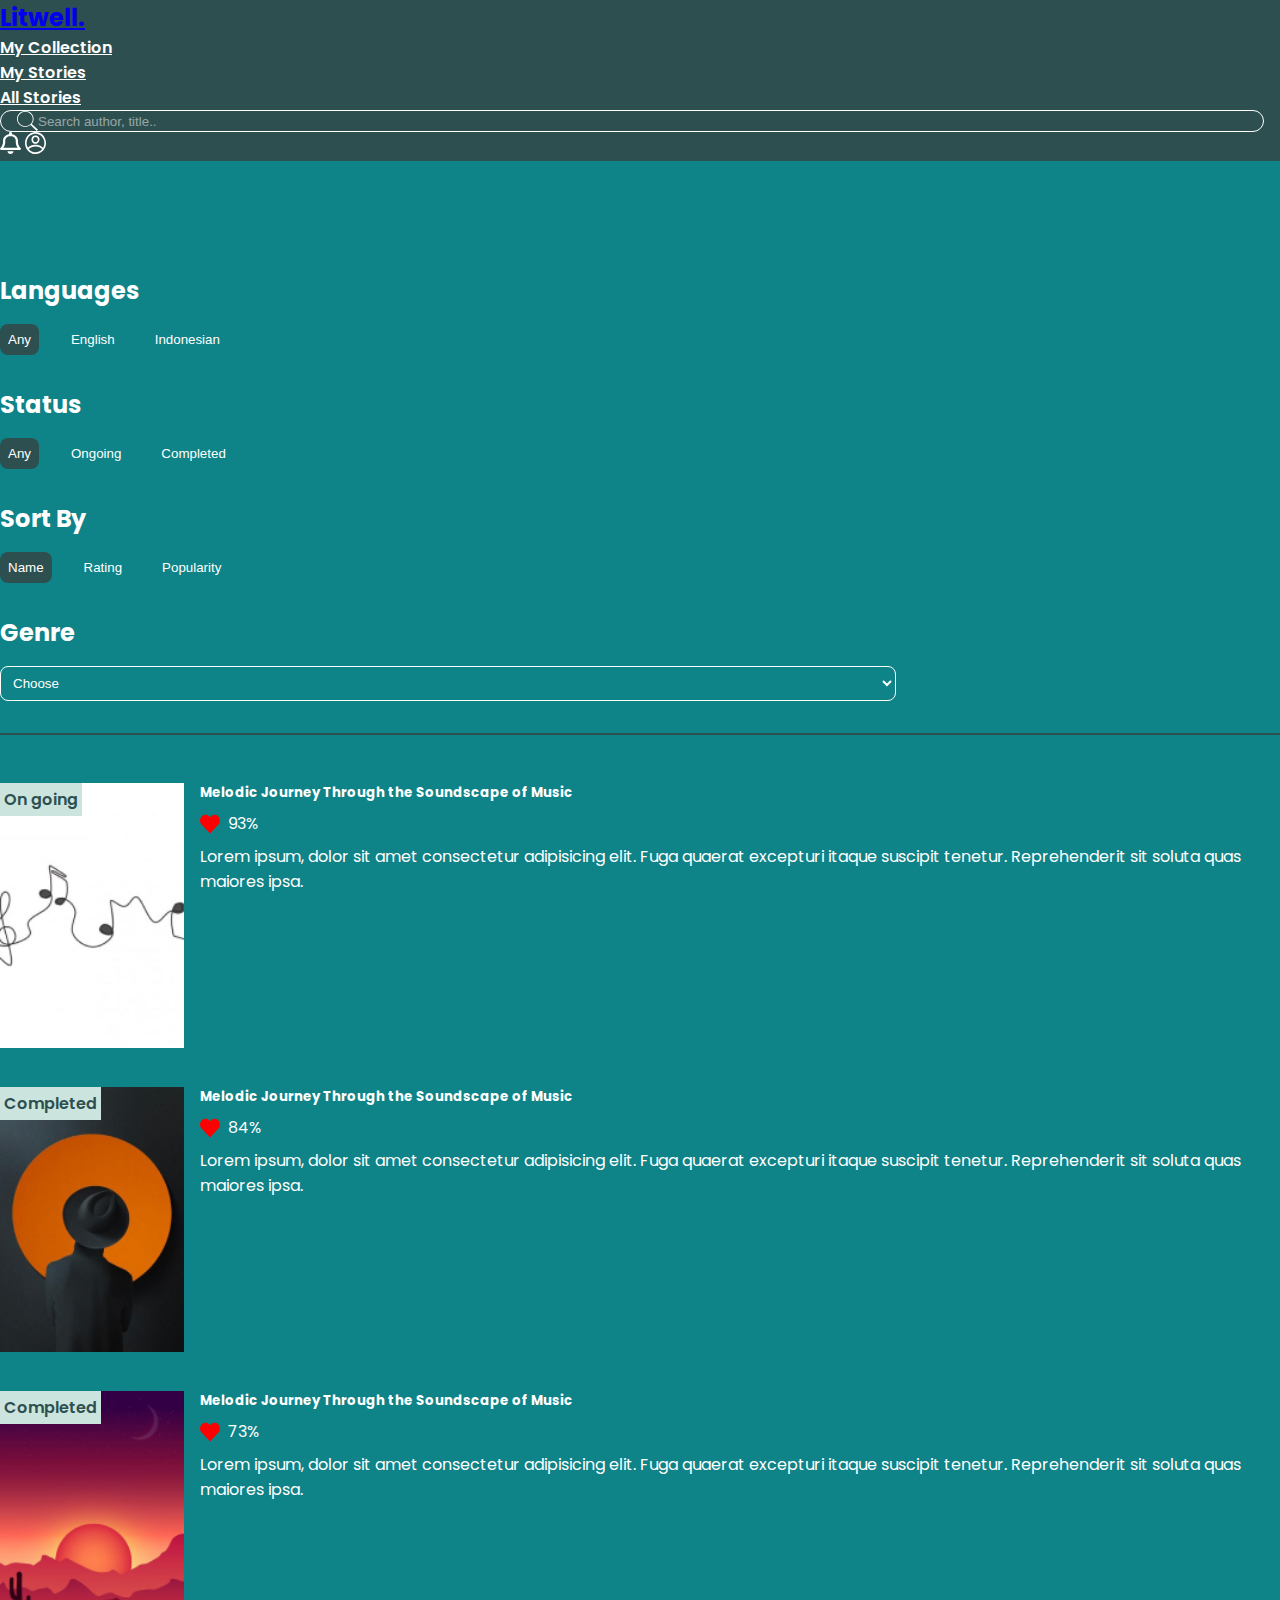
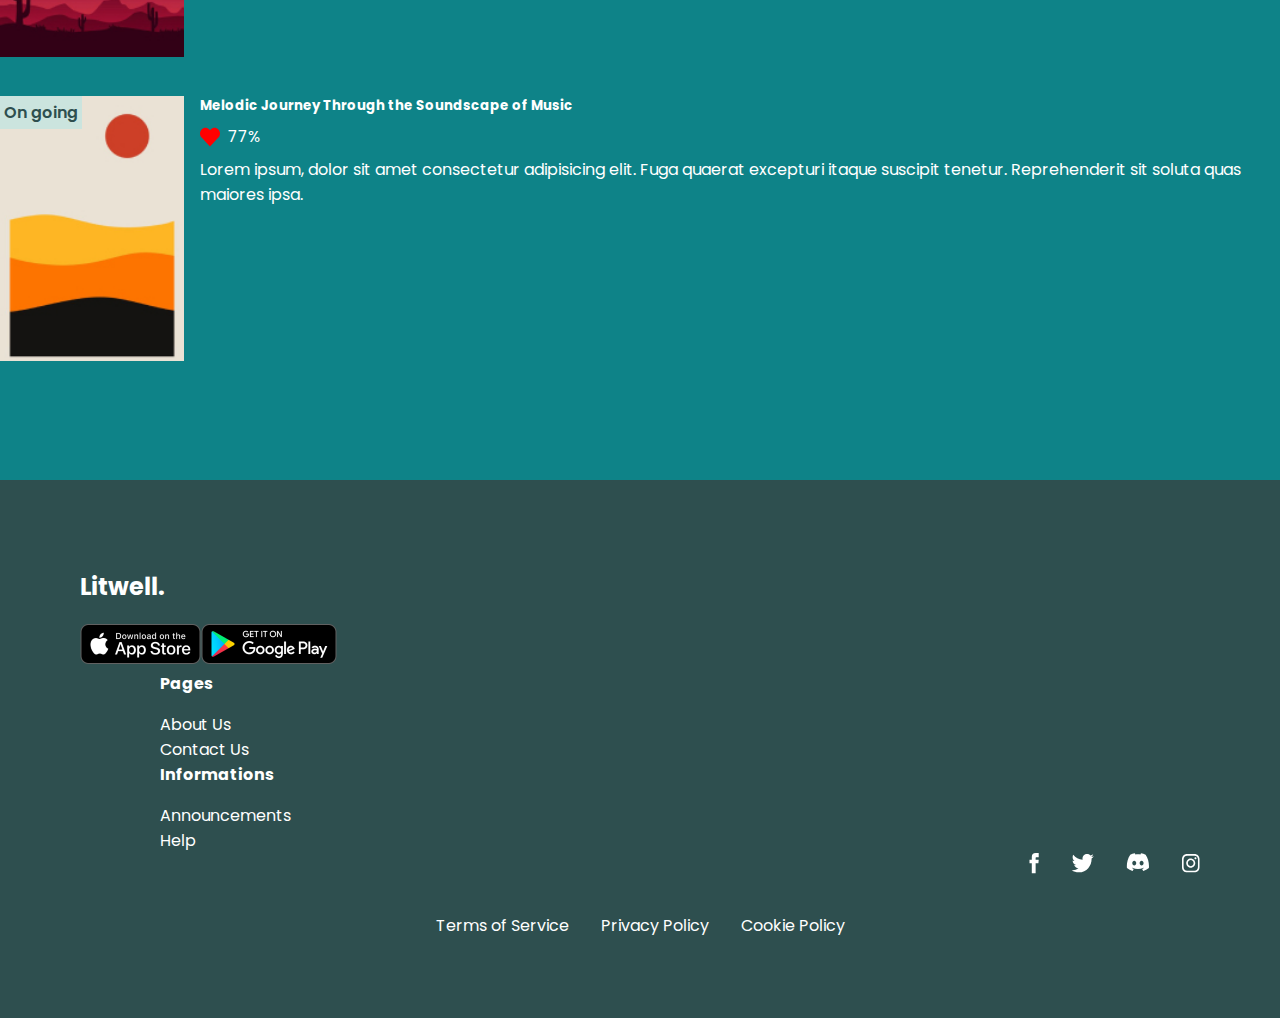
<file: Litwell/all-stories.html>
<!DOCTYPE html>
<html lang="en">
    <head>
        <meta charset="utf-8" />
        <meta name="viewport" content="width=device-width, initial-scale=1" />
        <title>All Stories - Litwell</title>
        <link href="https://cdn.jsdelivr.net/npm/bootstrap@5.3.0/dist/css/bootstrap.min.css" rel="stylesheet" integrity="sha384-9ndCyUaIbzAi2FUVXJi0CjmCapSmO7SnpJef0486qhLnuZ2cdeRhO02iuK6FUUVM" crossorigin="anonymous" />
        <link rel="preconnect" href="https://fonts.googleapis.com" />
        <link rel="preconnect" href="https://fonts.gstatic.com" crossorigin />
        <link href="https://fonts.googleapis.com/css2?family=Poppins:wght@400;500;600;700&display=swap" rel="stylesheet" />
        <link rel="stylesheet" href="css/main.css" />
    </head>
    <body>
        <header>
            <!-- Navigation Bar -->
            <nav class="navbar navbar-expand-lg navbar-dark fixed-top">
                <div class="container">
                    <a class="navbar-brand" href="home.html">Litwell.</a>
                    <button class="navbar-toggler" type="button" data-bs-toggle="collapse" data-bs-target="#navbarSupportedContent" aria-controls="navbarSupportedContent" aria-expanded="false" aria-label="Toggle navigation">
                        <span class="navbar-toggler-icon"></span>
                    </button>
                    <div class="collapse navbar-collapse" id="navbarSupportedContent">
                        <ul class="navbar-nav mx-auto mb-2 mb-lg-0">
                            <li class="nav-item">
                                <a class="nav-link" href="my-collection.html">My Collection</a>
                            </li>
                            <li class="nav-item">
                                <a class="nav-link" href="#">My Stories</a>
                            </li>
                            <li class="nav-item">
                                <a class="nav-link" href="all-stories.html">All Stories</a>
                            </li>
                        </ul>
                        <form class="d-flex navbar-search" role="search">
                            <div class="input-search-group">
                                <img src="./assets/icon/icon-search.svg" alt="Search Icon" />
                                <input class="form-control input-search" type="search" placeholder="Search author, title.." aria-label="Search" />
                            </div>
                            <a class="btn btn-icon" href="notification.html"><img src="./assets/icon/icon-notification.svg" alt="Notification Icon" /></a>
                            <a class="btn btn-icon" href="profile.html"><img src="./assets/icon/icon-user.svg" alt="User Icon" /></a>
                        </form>
                    </div>
                </div>
            </nav>
        </header>

        <main>
            <section class="stories">
                <div class="container">
                    <div class="row">
                        <div class="col-lg-6">
                            <div class="stories-filter">
                                <h5>Languages</h5>
                                <div class="stories-filter-buttons">
                                    <button class="btn-filter-1 active">Any</button>
                                    <button class="btn-filter-1">English</button>
                                    <button class="btn-filter-1">Indonesian</button>
                                </div>
                            </div>
                        </div>
                        <div class="col-lg-6">
                            <div class="stories-filter">
                                <h5>Status</h5>
                                <div class="stories-filter-buttons">
                                    <button class="btn-filter-2 active">Any</button>
                                    <button class="btn-filter-2">Ongoing</button>
                                    <button class="btn-filter-2">Completed</button>
                                </div>
                            </div>
                        </div>
                        <div class="col-lg-6">
                            <div class="stories-filter">
                                <h5>Sort By</h5>
                                <div class="stories-filter-buttons">
                                    <button class="btn-filter-3 active">Name</button>
                                    <button class="btn-filter-3">Rating</button>
                                    <button class="btn-filter-3">Popularity</button>
                                </div>
                            </div>
                        </div>
                        <div class="col-lg-6">
                            <div class="stories-filter">
                                <h5>Genre</h5>
                                <select name="genre" id="genre">
                                    <option value="" selected disabled>Choose</option>
                                    <option value="comedy">Comedy</option>
                                    <option value="drama">Drama</option>
                                    <option value="mystery">Mystery</option>
                                    <option value="fantasy">Fantasy</option>
                                    <option value="horror">Horror</option>
                                    <option value="history">History</option>
                                </select>
                            </div>
                        </div>
                    </div>

                    <hr style="margin: 3rem auto; margin-top: 1rem; border: 1px solid #2e4f4f" />
                    <div class="row">
                        <div class="col-lg-6">
                            <div class="stories-card">
                                <div class="stories-image">
                                    <img src="./assets/img/stories1.jpg" alt="Stories 1" />
                                    <p class="stories-overlay">On going</p>
                                </div>
                                <div class="stories-content">
                                    <h5><a href="#">Melodic Journey Through the Soundscape of Music</a></h5>
                                    <div class="stories-like">
                                        <img src="./assets/icon/icon-love-red.svg" alt="Icon Love" />
                                        93%
                                    </div>
                                    <p>Lorem ipsum, dolor sit amet consectetur adipisicing elit. Fuga quaerat excepturi itaque suscipit tenetur. Reprehenderit sit soluta quas maiores ipsa.</p>
                                </div>
                            </div>
                        </div>
                        <div class="col-lg-6">
                            <div class="stories-card">
                                <div class="stories-image">
                                    <img src="./assets/img/stories2.jpg" alt="Stories 1" />
                                    <p class="stories-overlay">Completed</p>
                                </div>
                                <div class="stories-content">
                                    <h5><a href="#">Melodic Journey Through the Soundscape of Music</a></h5>
                                    <div class="stories-like">
                                        <img src="./assets/icon/icon-love-red.svg" alt="Icon Love" />
                                        84%
                                    </div>
                                    <p>Lorem ipsum, dolor sit amet consectetur adipisicing elit. Fuga quaerat excepturi itaque suscipit tenetur. Reprehenderit sit soluta quas maiores ipsa.</p>
                                </div>
                            </div>
                        </div>

                        <div class="col-lg-6">
                            <div class="stories-card">
                                <div class="stories-image">
                                    <img src="./assets/img/stories3.jpg" alt="Stories 1" />
                                    <p class="stories-overlay">Completed</p>
                                </div>
                                <div class="stories-content">
                                    <h5><a href="#">Melodic Journey Through the Soundscape of Music</a></h5>
                                    <div class="stories-like">
                                        <img src="./assets/icon/icon-love-red.svg" alt="Icon Love" />
                                        73%
                                    </div>
                                    <p>Lorem ipsum, dolor sit amet consectetur adipisicing elit. Fuga quaerat excepturi itaque suscipit tenetur. Reprehenderit sit soluta quas maiores ipsa.</p>
                                </div>
                            </div>
                        </div>
                        <div class="col-lg-6">
                            <div class="stories-card">
                                <div class="stories-image">
                                    <img src="./assets/img/stories4.jpg" alt="Stories 1" />
                                    <p class="stories-overlay">On going</p>
                                </div>
                                <div class="stories-content">
                                    <h5><a href="#">Melodic Journey Through the Soundscape of Music</a></h5>
                                    <div class="stories-like">
                                        <img src="./assets/icon/icon-love-red.svg" alt="Icon Love" />
                                        77%
                                    </div>
                                    <p>Lorem ipsum, dolor sit amet consectetur adipisicing elit. Fuga quaerat excepturi itaque suscipit tenetur. Reprehenderit sit soluta quas maiores ipsa.</p>
                                </div>
                            </div>
                        </div>
                    </div>
                </div>
            </section>
        </main>

        <footer class="footer">
            <div class="container">
                <div class="row">
                    <div class="col-lg-3">
                        <div class="footer-1">
                            <h3><a href="home.html">Litwell.</a></h3>
                            <div class="footer-logo">
                                <a href="#"><img src="./assets/img/logo-appstore.png" alt="Logo Appstore" /></a>
                                <a href="#"><img src="./assets/img/logo-googleplay.png" alt="Logo Google Play" /></a>
                            </div>
                        </div>
                    </div>
                    <div class="col-lg-3">
                        <div class="footer-2">
                            <p class="footer-list-title">Pages</p>
                            <ul>
                                <li><a href="#">About Us</a></li>
                                <li><a href="#">Contact Us</a></li>
                            </ul>
                        </div>
                    </div>
                    <div class="col-lg-3">
                        <div class="footer-3">
                            <p class="footer-list-title">Informations</p>
                            <ul>
                                <li><a href="#">Announcements</a></li>
                                <li><a href="#">Help</a></li>
                            </ul>
                        </div>
                    </div>
                    <div class="col-lg-3">
                        <div class="footer-4">
                            <ul class="footer-social">
                                <li>
                                    <a href="#"><img src="./assets/icon/icon-facebook.svg" alt="Icon Facebook" /></a>
                                </li>
                                <li>
                                    <a href="#"><img src="./assets/icon/icon-twitter.svg" alt="Icon Twitter" /></a>
                                </li>
                                <li>
                                    <a href="#"><img src="./assets/icon/icon-discord.svg" alt="Icon Discord" /></a>
                                </li>
                                <li>
                                    <a href="#"><img src="./assets/icon/icon-instagram.svg" alt="Icon Instagram" /></a>
                                </li>
                            </ul>
                        </div>
                    </div>
                </div>
                <div class="row footer-bottom">
                    <ul>
                        <li><a href="tos.html">Terms of Service</a></li>
                        <li><a href="#">Privacy Policy</a></li>
                        <li><a href="#">Cookie Policy</a></li>
                    </ul>
                </div>
            </div>
        </footer>

        <script src="https://cdn.jsdelivr.net/npm/bootstrap@5.3.0/dist/js/bootstrap.bundle.min.js" integrity="sha384-geWF76RCwLtnZ8qwWowPQNguL3RmwHVBC9FhGdlKrxdiJJigb/j/68SIy3Te4Bkz" crossorigin="anonymous"></script>
        <script>
            // Mengambil semua elemen tombol dengan kelas .btn-filter-1
            const buttons1 = document.querySelectorAll(".btn-filter-1");

            // Menambahkan event listener pada setiap tombol
            buttons1.forEach((button) => {
                button.addEventListener("click", function () {
                    // Menghapus kelas .active dari tombol yang lain
                    buttons1.forEach((btn) => {
                        btn.classList.remove("active");
                    });

                    // Menambahkan kelas .active pada tombol yang diklik
                    this.classList.add("active");
                });
            });

            // Mengambil semua elemen tombol dengan kelas .btn-filter-2
            const buttons2 = document.querySelectorAll(".btn-filter-2");

            // Menambahkan event listener pada setiap tombol
            buttons2.forEach((button) => {
                button.addEventListener("click", function () {
                    // Menghapus kelas .active dari tombol yang lain
                    buttons2.forEach((btn) => {
                        btn.classList.remove("active");
                    });

                    // Menambahkan kelas .active pada tombol yang diklik
                    this.classList.add("active");
                });
            });

            // Mengambil semua elemen tombol dengan kelas .btn-filter-3
            const buttons3 = document.querySelectorAll(".btn-filter-3");

            // Menambahkan event listener pada setiap tombol
            buttons3.forEach((button) => {
                button.addEventListener("click", function () {
                    // Menghapus kelas .active dari tombol yang lain
                    buttons3.forEach((btn) => {
                        btn.classList.remove("active");
                    });

                    // Menambahkan kelas .active pada tombol yang diklik
                    this.classList.add("active");
                });
            });
        </script>
    </body>
</html>
</file>
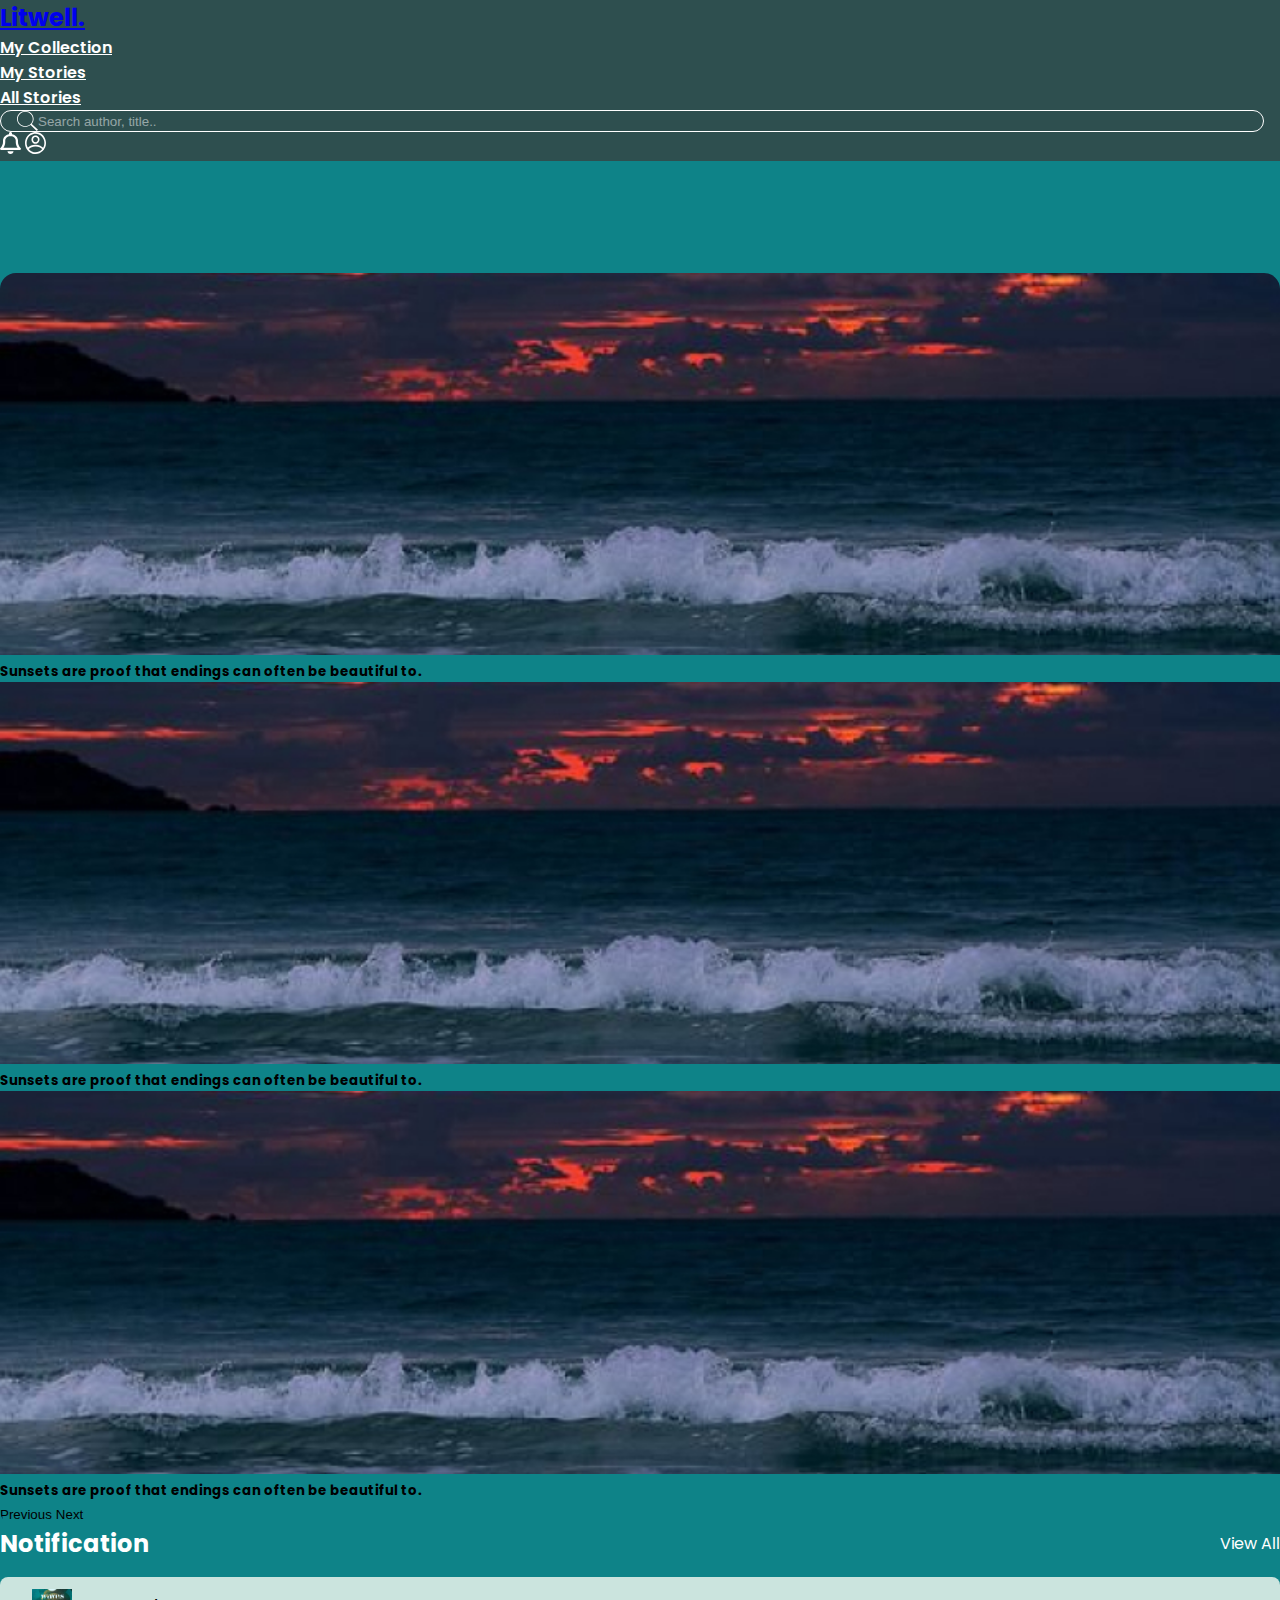
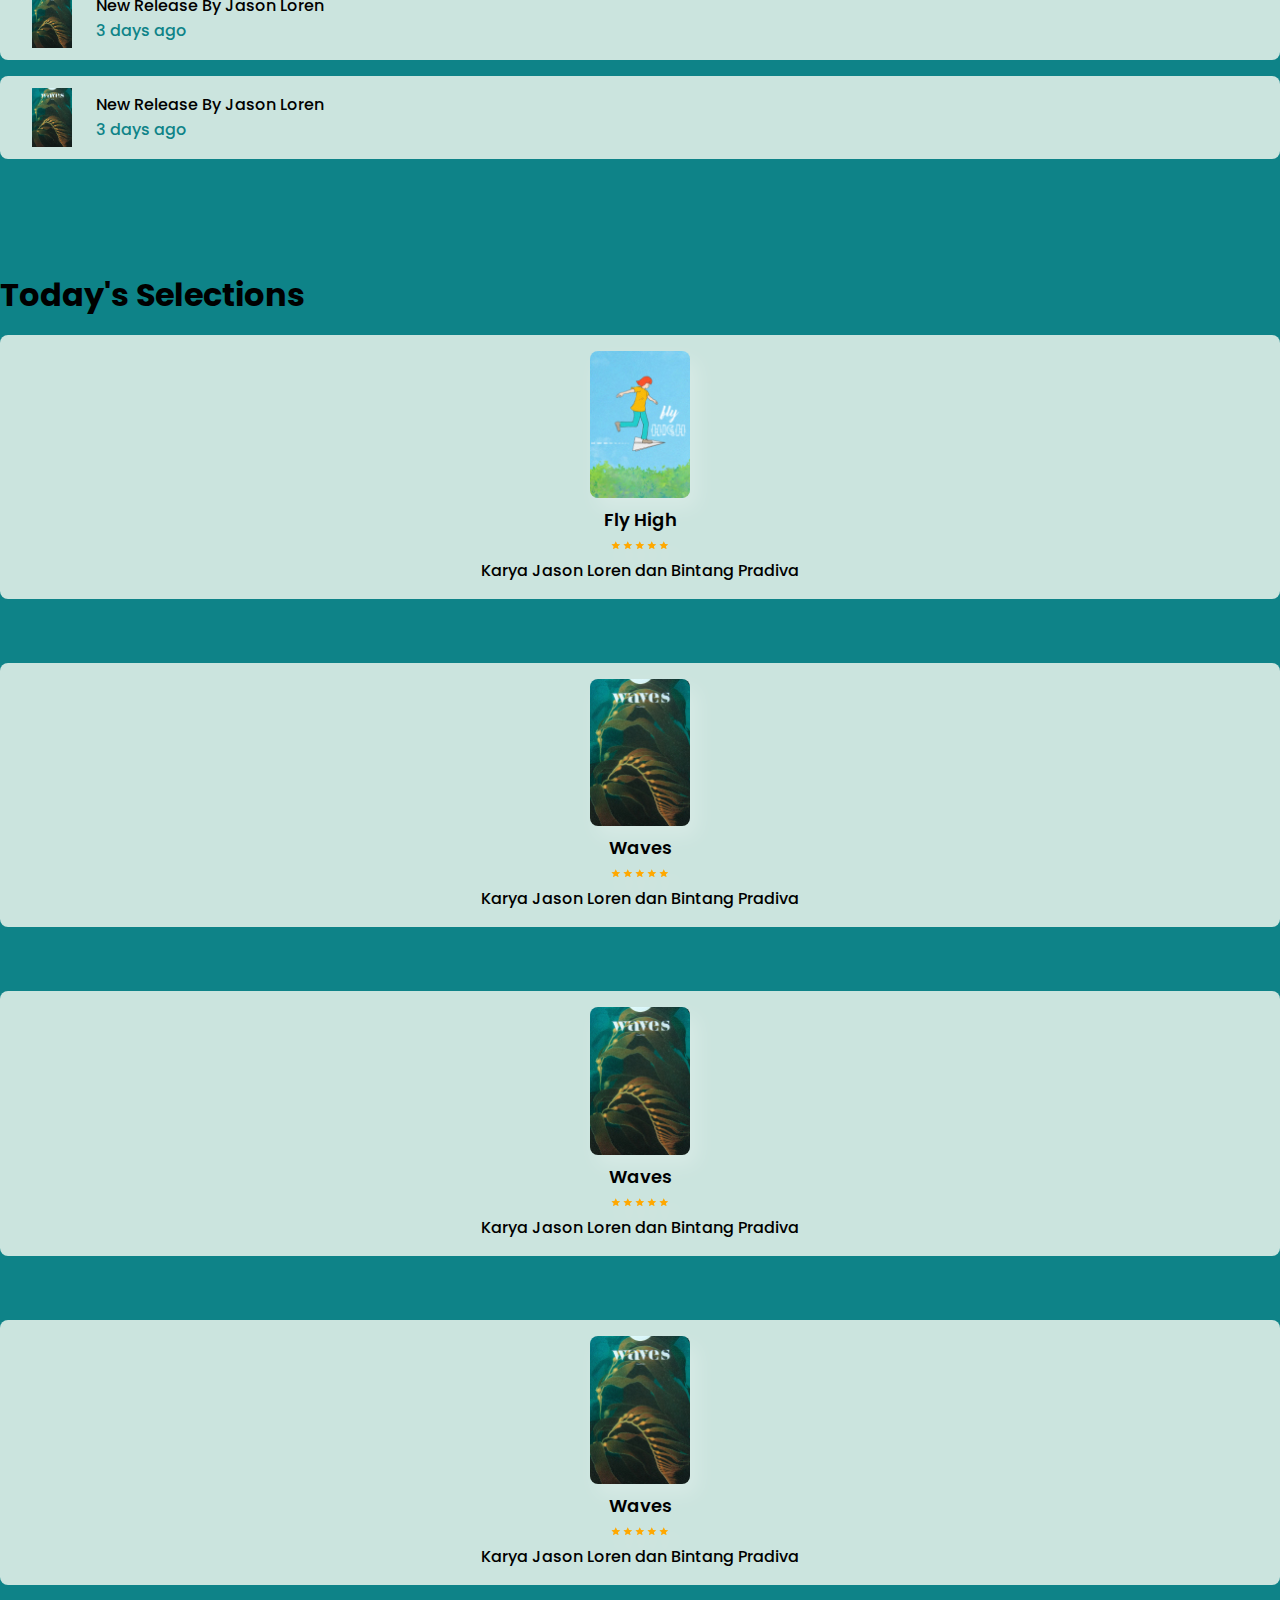
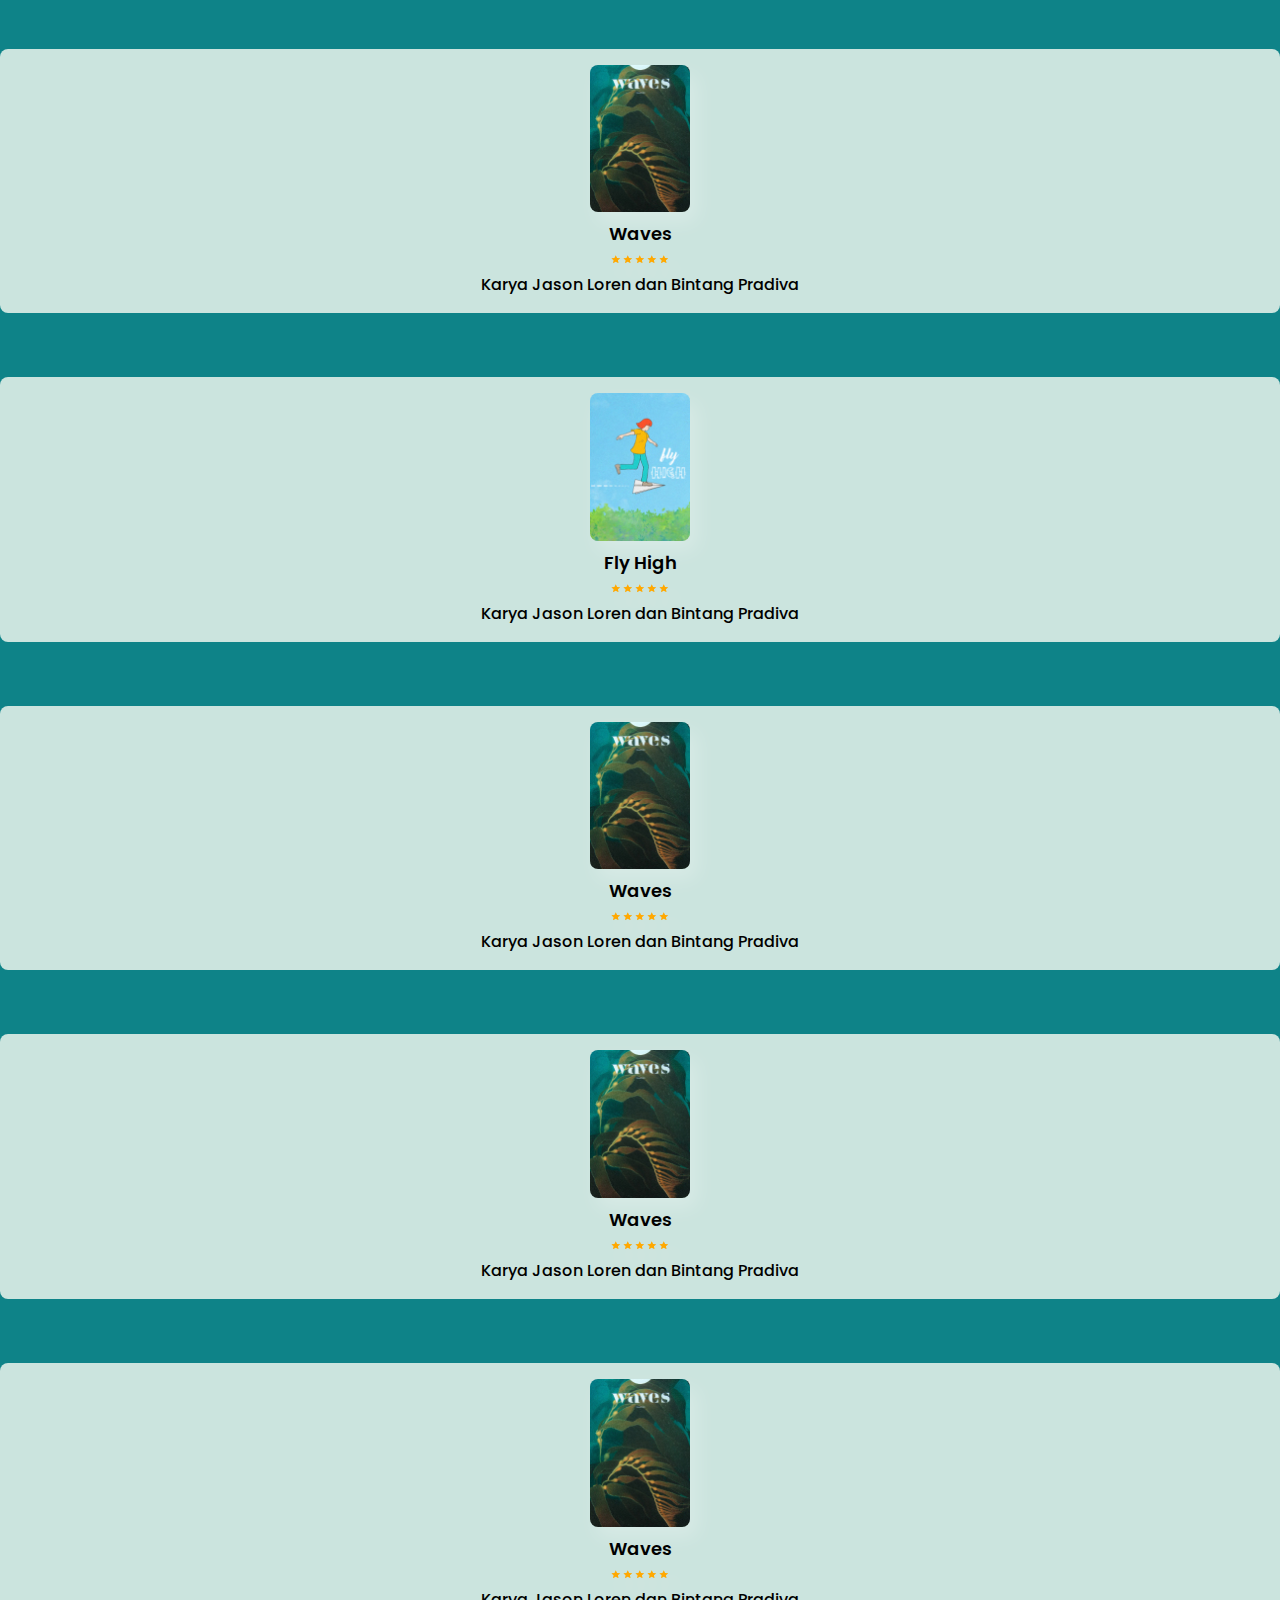
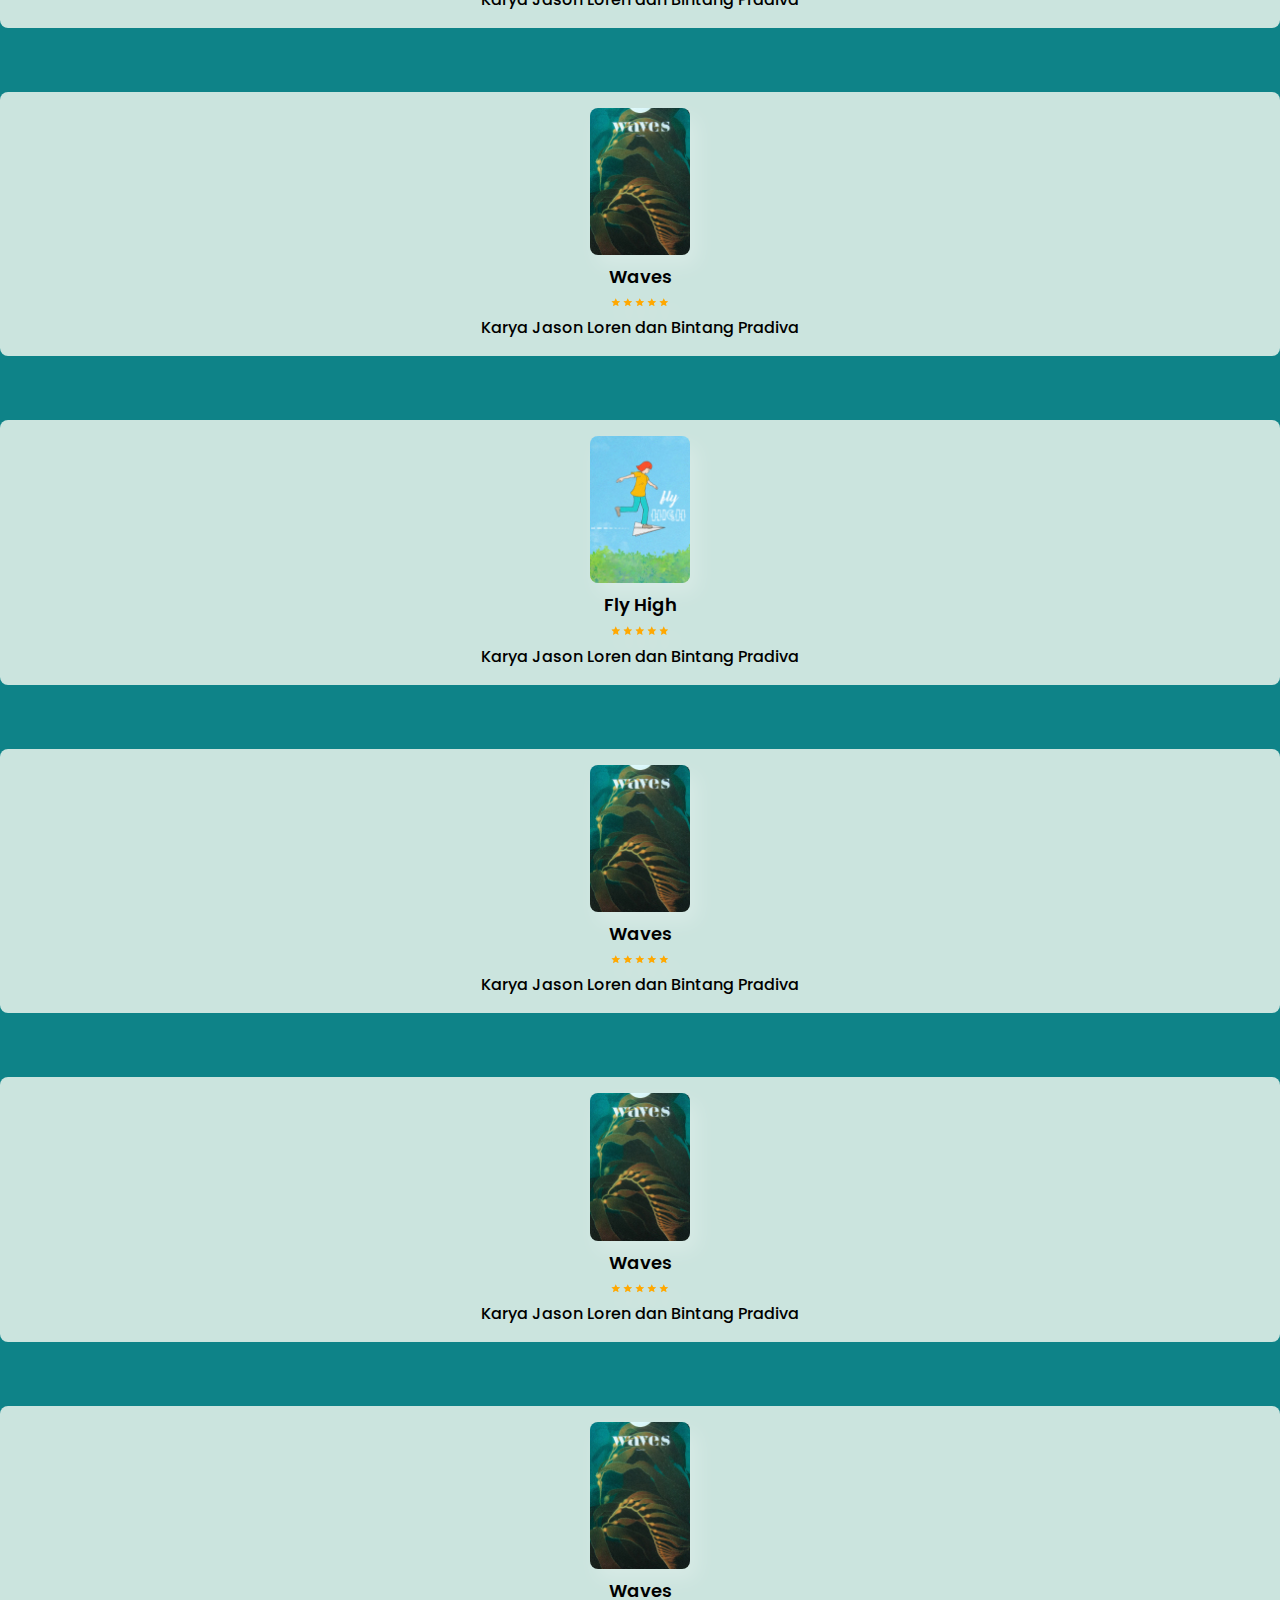
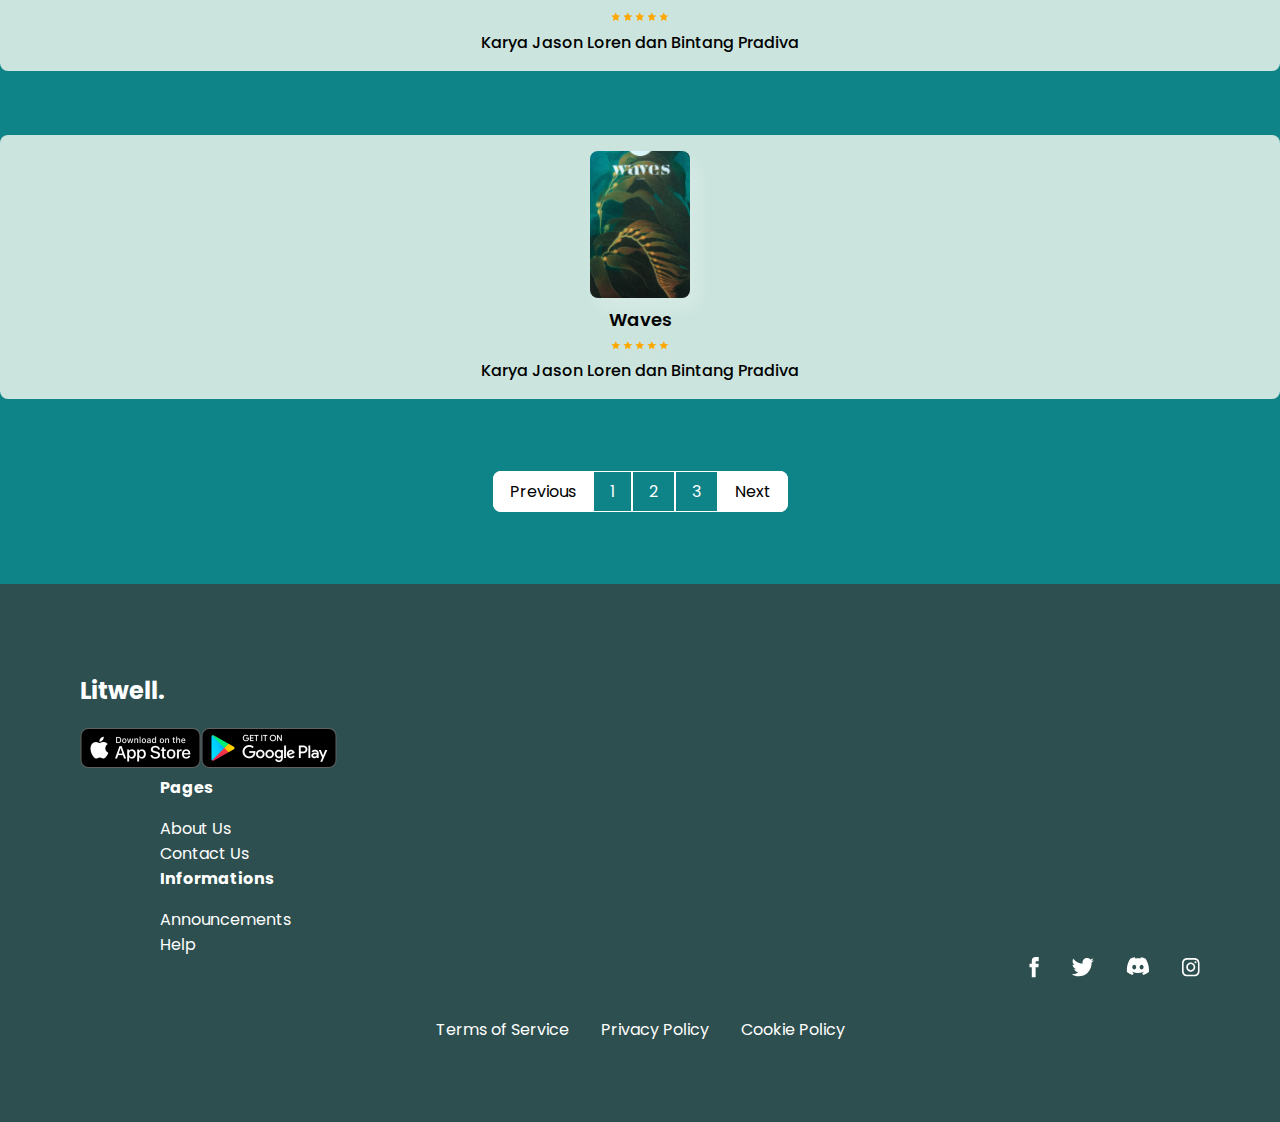
<file: Litwell/home.html>
<!DOCTYPE html>
<html lang="en">
    <head>
        <meta charset="utf-8" />
        <meta name="viewport" content="width=device-width, initial-scale=1" />
        <title>Home Page - Litwell</title>
        <link href="https://cdn.jsdelivr.net/npm/bootstrap@5.3.0/dist/css/bootstrap.min.css" rel="stylesheet" integrity="sha384-9ndCyUaIbzAi2FUVXJi0CjmCapSmO7SnpJef0486qhLnuZ2cdeRhO02iuK6FUUVM" crossorigin="anonymous" />
        <link rel="preconnect" href="https://fonts.googleapis.com" />
        <link rel="preconnect" href="https://fonts.gstatic.com" crossorigin />
        <link href="https://fonts.googleapis.com/css2?family=Poppins:wght@400;500;600;700&display=swap" rel="stylesheet" />
        <link rel="stylesheet" href="css/main.css" />
    </head>
    <body>
        <header>
            <!-- Navigation Bar -->
            <nav class="navbar navbar-expand-lg navbar-dark fixed-top">
                <div class="container">
                    <a class="navbar-brand" href="home.html">Litwell.</a>
                    <button class="navbar-toggler" type="button" data-bs-toggle="collapse" data-bs-target="#navbarSupportedContent" aria-controls="navbarSupportedContent" aria-expanded="false" aria-label="Toggle navigation">
                        <span class="navbar-toggler-icon"></span>
                    </button>
                    <div class="collapse navbar-collapse" id="navbarSupportedContent">
                        <ul class="navbar-nav mx-auto mb-2 mb-lg-0">
                            <li class="nav-item">
                                <a class="nav-link" href="my-collection.html">My Collection</a>
                            </li>
                            <li class="nav-item">
                                <a class="nav-link" href="#">My Stories</a>
                            </li>
                            <li class="nav-item">
                                <a class="nav-link" href="all-stories.html">All Stories</a>
                            </li>
                        </ul>
                        <form class="d-flex navbar-search" role="search">
                            <div class="input-search-group">
                                <img src="./assets/icon/icon-search.svg" alt="Search Icon" />
                                <input class="form-control input-search" type="search" placeholder="Search author, title.." aria-label="Search" />
                            </div>
                            <a class="btn btn-icon" href="notification.html"><img src="./assets/icon/icon-notification.svg" alt="Notification Icon" /></a>
                            <a class="btn btn-icon" href="profile.html"><img src="./assets/icon/icon-user.svg" alt="User Icon" /></a>
                        </form>
                    </div>
                </div>
            </nav>
        </header>

        <main>
            <section class="swiper">
                <div class="container">
                    <div class="row">
                        <div class="col-lg-7">
                            <div id="carouselExample" class="carousel slide swiper-left">
                                <div class="carousel-inner">
                                    <div class="carousel-item active">
                                        <img src="assets/img/carousel-image.jpg" class="d-block w-100" alt="Carousel Image 1" />
                                        <div class="carousel-caption d-md-block">
                                            <h5>Sunsets are proof that endings can often be beautiful to.</h5>
                                        </div>
                                    </div>
                                    <div class="carousel-item">
                                        <img src="assets/img/carousel-image.jpg" class="d-block w-100" alt="Carousel Image 1" />
                                        <div class="carousel-caption d-md-block">
                                            <h5>Sunsets are proof that endings can often be beautiful to.</h5>
                                        </div>
                                    </div>
                                    <div class="carousel-item">
                                        <img src="assets/img/carousel-image.jpg" class="d-block w-100" alt="Carousel Image 1" />
                                        <div class="carousel-caption d-md-block">
                                            <h5>Sunsets are proof that endings can often be beautiful to.</h5>
                                        </div>
                                    </div>
                                </div>
                                <button class="carousel-control-prev" type="button" data-bs-target="#carouselExample" data-bs-slide="prev">
                                    <span class="carousel-control-prev-icon" aria-hidden="true"></span>
                                    <span class="visually-hidden">Previous</span>
                                </button>
                                <button class="carousel-control-next" type="button" data-bs-target="#carouselExample" data-bs-slide="next">
                                    <span class="carousel-control-next-icon" aria-hidden="true"></span>
                                    <span class="visually-hidden">Next</span>
                                </button>
                            </div>
                        </div>
                        <div class="col-lg-5">
                            <div class="swiper-right">
                                <div class="swiper-right-header">
                                    <h5>Notification</h5>
                                    <a href="notification.html">View All</a>
                                </div>
                                <div class="swiper-right-content">
                                    <div class="swiper-right-item">
                                        <img src="./assets/img/book-waves.jpg" alt="Waves" />
                                        <div class="d-flex flex-column">
                                            <p>New Release By Jason Loren</p>
                                            <p>3 days ago</p>
                                        </div>
                                    </div>
                                    <div class="swiper-right-item">
                                        <img src="./assets/img/book-waves.jpg" alt="Waves" />
                                        <div class="d-flex flex-column">
                                            <p>New Release By Jason Loren</p>
                                            <p>3 days ago</p>
                                        </div>
                                    </div>
                                </div>
                            </div>
                        </div>
                    </div>
                </div>
            </section>

            <section class="swiper">
                <div class="container">
                    <div class="row">
                        <div class="col">
                            <h3 class="text-white font-bold">Today's Selections</h3>
                        </div>
                    </div>
                    <div class="row swiper-row">
                        <div class="col">
                            <div class="swiper-card">
                                <img src="./assets/img/book-flyhigh.jpg" alt="Waves" />
                                <p class="swiper-card-title">Fly High</p>
                                <div class="swiper-card-rating">
                                    <img src="./assets/icon/icon-star-fill.svg" alt="Icon Star" />
                                    <img src="./assets/icon/icon-star-fill.svg" alt="Icon Star" />
                                    <img src="./assets/icon/icon-star-fill.svg" alt="Icon Star" />
                                    <img src="./assets/icon/icon-star-fill.svg" alt="Icon Star" />
                                    <img src="./assets/icon/icon-star-fill.svg" alt="Icon Star" />
                                </div>
                                <p class="swiper-card-author">Karya Jason Loren dan Bintang Pradiva</p>
                                <a class="swiper-card-link" href="story-choosen.html"></a>
                            </div>
                        </div>
                        <div class="col">
                            <div class="swiper-card">
                                <img src="./assets/img/book-waves.jpg" alt="Waves" />
                                <p class="swiper-card-title">Waves</p>
                                <div class="swiper-card-rating">
                                    <img src="./assets/icon/icon-star-fill.svg" alt="Icon Star" />
                                    <img src="./assets/icon/icon-star-fill.svg" alt="Icon Star" />
                                    <img src="./assets/icon/icon-star-fill.svg" alt="Icon Star" />
                                    <img src="./assets/icon/icon-star-fill.svg" alt="Icon Star" />
                                    <img src="./assets/icon/icon-star-fill.svg" alt="Icon Star" />
                                </div>
                                <p class="swiper-card-author">Karya Jason Loren dan Bintang Pradiva</p>
                                <a href="story-choosen.html" class="swiper-card-link"></a>
                            </div>
                        </div>
                        <div class="col">
                            <div class="swiper-card">
                                <img src="./assets/img/book-waves.jpg" alt="Waves" />
                                <p class="swiper-card-title">Waves</p>
                                <div class="swiper-card-rating">
                                    <img src="./assets/icon/icon-star-fill.svg" alt="Icon Star" />
                                    <img src="./assets/icon/icon-star-fill.svg" alt="Icon Star" />
                                    <img src="./assets/icon/icon-star-fill.svg" alt="Icon Star" />
                                    <img src="./assets/icon/icon-star-fill.svg" alt="Icon Star" />
                                    <img src="./assets/icon/icon-star-fill.svg" alt="Icon Star" />
                                </div>
                                <p class="swiper-card-author">Karya Jason Loren dan Bintang Pradiva</p>
                                <a href="story-choosen.html" class="swiper-card-link"></a>
                            </div>
                        </div>
                        <div class="col">
                            <div class="swiper-card">
                                <img src="./assets/img/book-waves.jpg" alt="Waves" />
                                <p class="swiper-card-title">Waves</p>
                                <div class="swiper-card-rating">
                                    <img src="./assets/icon/icon-star-fill.svg" alt="Icon Star" />
                                    <img src="./assets/icon/icon-star-fill.svg" alt="Icon Star" />
                                    <img src="./assets/icon/icon-star-fill.svg" alt="Icon Star" />
                                    <img src="./assets/icon/icon-star-fill.svg" alt="Icon Star" />
                                    <img src="./assets/icon/icon-star-fill.svg" alt="Icon Star" />
                                </div>
                                <p class="swiper-card-author">Karya Jason Loren dan Bintang Pradiva</p>
                                <a href="story-choosen.html" class="swiper-card-link"></a>
                            </div>
                        </div>
                        <div class="col">
                            <div class="swiper-card">
                                <img src="./assets/img/book-waves.jpg" alt="Waves" />
                                <p class="swiper-card-title">Waves</p>
                                <div class="swiper-card-rating">
                                    <img src="./assets/icon/icon-star-fill.svg" alt="Icon Star" />
                                    <img src="./assets/icon/icon-star-fill.svg" alt="Icon Star" />
                                    <img src="./assets/icon/icon-star-fill.svg" alt="Icon Star" />
                                    <img src="./assets/icon/icon-star-fill.svg" alt="Icon Star" />
                                    <img src="./assets/icon/icon-star-fill.svg" alt="Icon Star" />
                                </div>
                                <p class="swiper-card-author">Karya Jason Loren dan Bintang Pradiva</p>
                                <a href="story-choosen.html" class="swiper-card-link"></a>
                            </div>
                        </div>
                    </div>
                    <div class="row swiper-row">
                        <div class="col">
                            <div class="swiper-card">
                                <img src="./assets/img/book-flyhigh.jpg" alt="Waves" />
                                <p class="swiper-card-title">Fly High</p>
                                <div class="swiper-card-rating">
                                    <img src="./assets/icon/icon-star-fill.svg" alt="Icon Star" />
                                    <img src="./assets/icon/icon-star-fill.svg" alt="Icon Star" />
                                    <img src="./assets/icon/icon-star-fill.svg" alt="Icon Star" />
                                    <img src="./assets/icon/icon-star-fill.svg" alt="Icon Star" />
                                    <img src="./assets/icon/icon-star-fill.svg" alt="Icon Star" />
                                </div>
                                <p class="swiper-card-author">Karya Jason Loren dan Bintang Pradiva</p>
                                <a class="swiper-card-link" href="story-choosen.html"></a>
                            </div>
                        </div>
                        <div class="col">
                            <div class="swiper-card">
                                <img src="./assets/img/book-waves.jpg" alt="Waves" />
                                <p class="swiper-card-title">Waves</p>
                                <div class="swiper-card-rating">
                                    <img src="./assets/icon/icon-star-fill.svg" alt="Icon Star" />
                                    <img src="./assets/icon/icon-star-fill.svg" alt="Icon Star" />
                                    <img src="./assets/icon/icon-star-fill.svg" alt="Icon Star" />
                                    <img src="./assets/icon/icon-star-fill.svg" alt="Icon Star" />
                                    <img src="./assets/icon/icon-star-fill.svg" alt="Icon Star" />
                                </div>
                                <p class="swiper-card-author">Karya Jason Loren dan Bintang Pradiva</p>
                                <a href="story-choosen.html" class="swiper-card-link"></a>
                            </div>
                        </div>
                        <div class="col">
                            <div class="swiper-card">
                                <img src="./assets/img/book-waves.jpg" alt="Waves" />
                                <p class="swiper-card-title">Waves</p>
                                <div class="swiper-card-rating">
                                    <img src="./assets/icon/icon-star-fill.svg" alt="Icon Star" />
                                    <img src="./assets/icon/icon-star-fill.svg" alt="Icon Star" />
                                    <img src="./assets/icon/icon-star-fill.svg" alt="Icon Star" />
                                    <img src="./assets/icon/icon-star-fill.svg" alt="Icon Star" />
                                    <img src="./assets/icon/icon-star-fill.svg" alt="Icon Star" />
                                </div>
                                <p class="swiper-card-author">Karya Jason Loren dan Bintang Pradiva</p>
                                <a href="story-choosen.html" class="swiper-card-link"></a>
                            </div>
                        </div>
                        <div class="col">
                            <div class="swiper-card">
                                <img src="./assets/img/book-waves.jpg" alt="Waves" />
                                <p class="swiper-card-title">Waves</p>
                                <div class="swiper-card-rating">
                                    <img src="./assets/icon/icon-star-fill.svg" alt="Icon Star" />
                                    <img src="./assets/icon/icon-star-fill.svg" alt="Icon Star" />
                                    <img src="./assets/icon/icon-star-fill.svg" alt="Icon Star" />
                                    <img src="./assets/icon/icon-star-fill.svg" alt="Icon Star" />
                                    <img src="./assets/icon/icon-star-fill.svg" alt="Icon Star" />
                                </div>
                                <p class="swiper-card-author">Karya Jason Loren dan Bintang Pradiva</p>
                                <a href="story-choosen.html" class="swiper-card-link"></a>
                            </div>
                        </div>
                        <div class="col">
                            <div class="swiper-card">
                                <img src="./assets/img/book-waves.jpg" alt="Waves" />
                                <p class="swiper-card-title">Waves</p>
                                <div class="swiper-card-rating">
                                    <img src="./assets/icon/icon-star-fill.svg" alt="Icon Star" />
                                    <img src="./assets/icon/icon-star-fill.svg" alt="Icon Star" />
                                    <img src="./assets/icon/icon-star-fill.svg" alt="Icon Star" />
                                    <img src="./assets/icon/icon-star-fill.svg" alt="Icon Star" />
                                    <img src="./assets/icon/icon-star-fill.svg" alt="Icon Star" />
                                </div>
                                <p class="swiper-card-author">Karya Jason Loren dan Bintang Pradiva</p>
                                <a href="story-choosen.html" class="swiper-card-link"></a>
                            </div>
                        </div>
                    </div>
                    <div class="row swiper-row">
                        <div class="col">
                            <div class="swiper-card">
                                <img src="./assets/img/book-flyhigh.jpg" alt="Waves" />
                                <p class="swiper-card-title">Fly High</p>
                                <div class="swiper-card-rating">
                                    <img src="./assets/icon/icon-star-fill.svg" alt="Icon Star" />
                                    <img src="./assets/icon/icon-star-fill.svg" alt="Icon Star" />
                                    <img src="./assets/icon/icon-star-fill.svg" alt="Icon Star" />
                                    <img src="./assets/icon/icon-star-fill.svg" alt="Icon Star" />
                                    <img src="./assets/icon/icon-star-fill.svg" alt="Icon Star" />
                                </div>
                                <p class="swiper-card-author">Karya Jason Loren dan Bintang Pradiva</p>
                                <a class="swiper-card-link" href="story-choosen.html"></a>
                            </div>
                        </div>
                        <div class="col">
                            <div class="swiper-card">
                                <img src="./assets/img/book-waves.jpg" alt="Waves" />
                                <p class="swiper-card-title">Waves</p>
                                <div class="swiper-card-rating">
                                    <img src="./assets/icon/icon-star-fill.svg" alt="Icon Star" />
                                    <img src="./assets/icon/icon-star-fill.svg" alt="Icon Star" />
                                    <img src="./assets/icon/icon-star-fill.svg" alt="Icon Star" />
                                    <img src="./assets/icon/icon-star-fill.svg" alt="Icon Star" />
                                    <img src="./assets/icon/icon-star-fill.svg" alt="Icon Star" />
                                </div>
                                <p class="swiper-card-author">Karya Jason Loren dan Bintang Pradiva</p>
                                <a href="story-choosen.html" class="swiper-card-link"></a>
                            </div>
                        </div>
                        <div class="col">
                            <div class="swiper-card">
                                <img src="./assets/img/book-waves.jpg" alt="Waves" />
                                <p class="swiper-card-title">Waves</p>
                                <div class="swiper-card-rating">
                                    <img src="./assets/icon/icon-star-fill.svg" alt="Icon Star" />
                                    <img src="./assets/icon/icon-star-fill.svg" alt="Icon Star" />
                                    <img src="./assets/icon/icon-star-fill.svg" alt="Icon Star" />
                                    <img src="./assets/icon/icon-star-fill.svg" alt="Icon Star" />
                                    <img src="./assets/icon/icon-star-fill.svg" alt="Icon Star" />
                                </div>
                                <p class="swiper-card-author">Karya Jason Loren dan Bintang Pradiva</p>
                                <a href="story-choosen.html" class="swiper-card-link"></a>
                            </div>
                        </div>
                        <div class="col">
                            <div class="swiper-card">
                                <img src="./assets/img/book-waves.jpg" alt="Waves" />
                                <p class="swiper-card-title">Waves</p>
                                <div class="swiper-card-rating">
                                    <img src="./assets/icon/icon-star-fill.svg" alt="Icon Star" />
                                    <img src="./assets/icon/icon-star-fill.svg" alt="Icon Star" />
                                    <img src="./assets/icon/icon-star-fill.svg" alt="Icon Star" />
                                    <img src="./assets/icon/icon-star-fill.svg" alt="Icon Star" />
                                    <img src="./assets/icon/icon-star-fill.svg" alt="Icon Star" />
                                </div>
                                <p class="swiper-card-author">Karya Jason Loren dan Bintang Pradiva</p>
                                <a href="story-choosen.html" class="swiper-card-link"></a>
                            </div>
                        </div>
                        <div class="col">
                            <div class="swiper-card">
                                <img src="./assets/img/book-waves.jpg" alt="Waves" />
                                <p class="swiper-card-title">Waves</p>
                                <div class="swiper-card-rating">
                                    <img src="./assets/icon/icon-star-fill.svg" alt="Icon Star" />
                                    <img src="./assets/icon/icon-star-fill.svg" alt="Icon Star" />
                                    <img src="./assets/icon/icon-star-fill.svg" alt="Icon Star" />
                                    <img src="./assets/icon/icon-star-fill.svg" alt="Icon Star" />
                                    <img src="./assets/icon/icon-star-fill.svg" alt="Icon Star" />
                                </div>
                                <p class="swiper-card-author">Karya Jason Loren dan Bintang Pradiva</p>
                                <a href="story-choosen.html" class="swiper-card-link"></a>
                            </div>
                        </div>
                    </div>
                    <div class="row swiper-nav">
                        <nav>
                            <ul>
                                <li><a href="#">Previous</a></li>
                                <li><a href="#">1</a></li>
                                <li><a href="#">2</a></li>
                                <li><a href="#">3</a></li>
                                <li><a href="#">Next</a></li>
                            </ul>
                        </nav>
                    </div>
                </div>
            </section>
        </main>

        <footer class="footer">
            <div class="container">
                <div class="row">
                    <div class="col-lg-3">
                        <div class="footer-1">
                            <h3><a href="home.html">Litwell.</a></h3>
                            <div class="footer-logo">
                                <a href="#"><img src="./assets/img/logo-appstore.png" alt="Logo Appstore" /></a>
                                <a href="#"><img src="./assets/img/logo-googleplay.png" alt="Logo Google Play" /></a>
                            </div>
                        </div>
                    </div>
                    <div class="col-lg-3">
                        <div class="footer-2">
                            <p class="footer-list-title">Pages</p>
                            <ul>
                                <li><a href="#">About Us</a></li>
                                <li><a href="#">Contact Us</a></li>
                            </ul>
                        </div>
                    </div>
                    <div class="col-lg-3">
                        <div class="footer-3">
                            <p class="footer-list-title">Informations</p>
                            <ul>
                                <li><a href="#">Announcements</a></li>
                                <li><a href="#">Help</a></li>
                            </ul>
                        </div>
                    </div>
                    <div class="col-lg-3">
                        <div class="footer-4">
                            <ul class="footer-social">
                                <li>
                                    <a href="#"><img src="./assets/icon/icon-facebook.svg" alt="Icon Facebook" /></a>
                                </li>
                                <li>
                                    <a href="#"><img src="./assets/icon/icon-twitter.svg" alt="Icon Twitter" /></a>
                                </li>
                                <li>
                                    <a href="#"><img src="./assets/icon/icon-discord.svg" alt="Icon Discord" /></a>
                                </li>
                                <li>
                                    <a href="#"><img src="./assets/icon/icon-instagram.svg" alt="Icon Instagram" /></a>
                                </li>
                            </ul>
                        </div>
                    </div>
                </div>
                <div class="row footer-bottom">
                    <ul>
                        <li><a href="tos.html">Terms of Service</a></li>
                        <li><a href="#">Privacy Policy</a></li>
                        <li><a href="#">Cookie Policy</a></li>
                    </ul>
                </div>
            </div>
        </footer>

        <script src="https://cdn.jsdelivr.net/npm/bootstrap@5.3.0/dist/js/bootstrap.bundle.min.js" integrity="sha384-geWF76RCwLtnZ8qwWowPQNguL3RmwHVBC9FhGdlKrxdiJJigb/j/68SIy3Te4Bkz" crossorigin="anonymous"></script>
    </body>
</html>
</file>
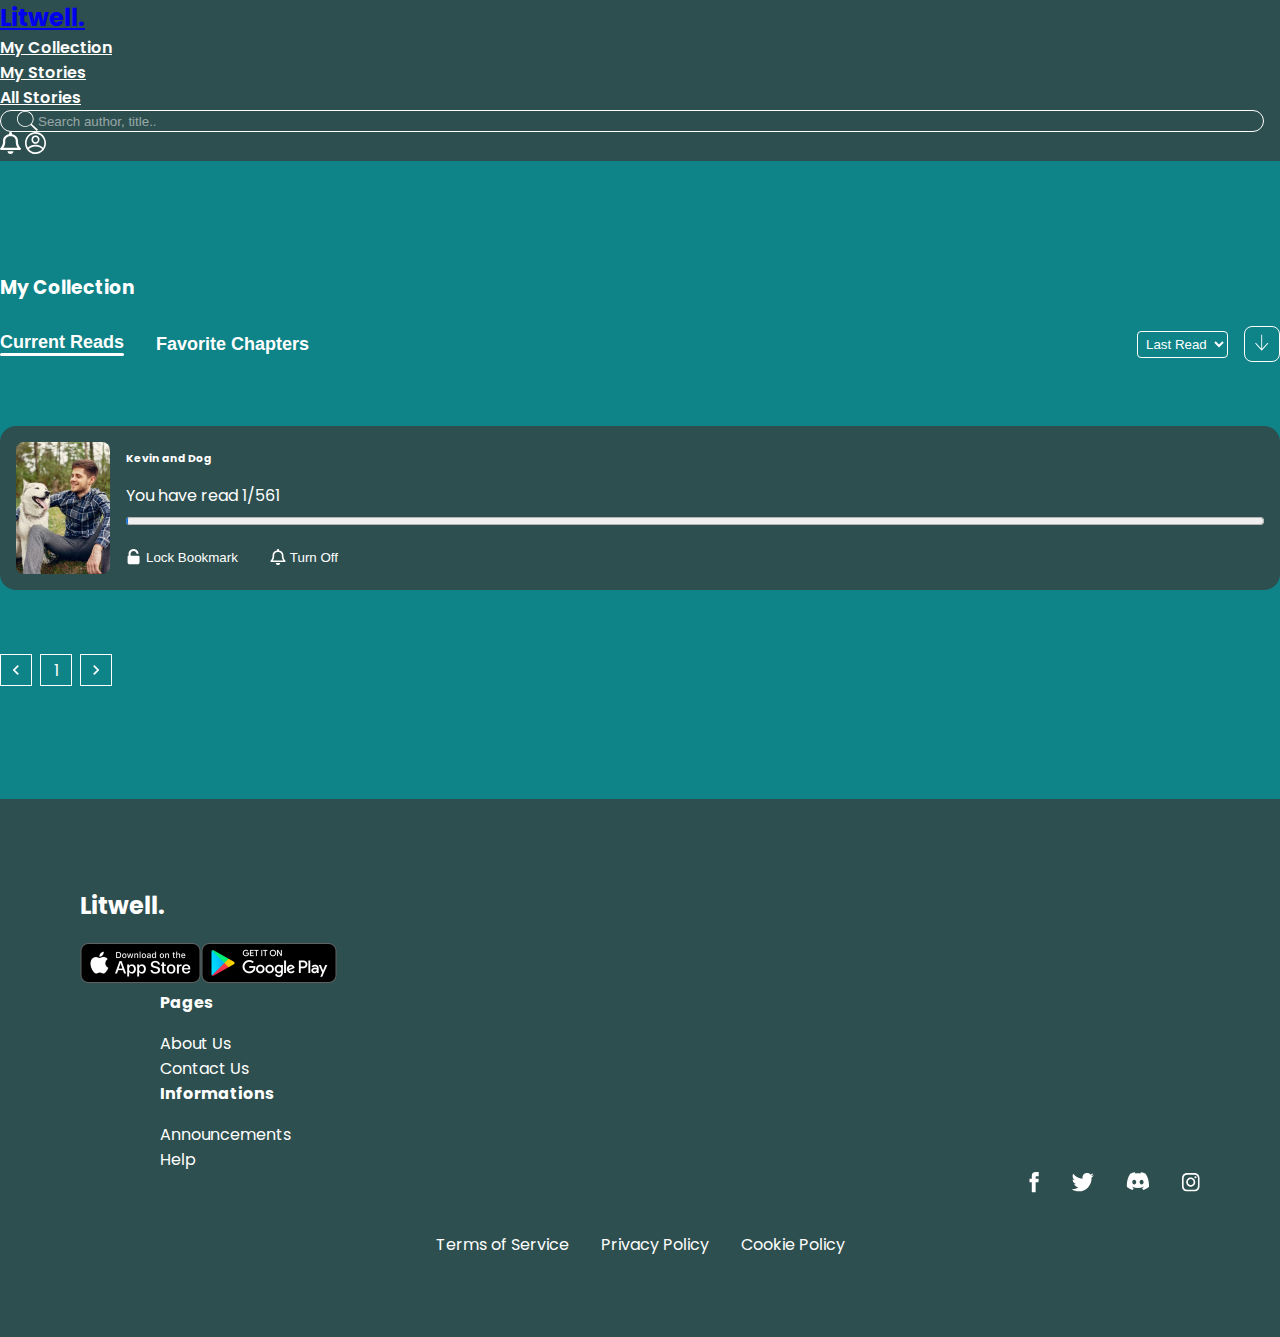
<file: Litwell/my-collection.html>
<!DOCTYPE html>
<html lang="en">
    <head>
        <meta charset="utf-8" />
        <meta name="viewport" content="width=device-width, initial-scale=1" />
        <title>My Collection - Litwell</title>
        <link href="https://cdn.jsdelivr.net/npm/bootstrap@5.3.0/dist/css/bootstrap.min.css" rel="stylesheet" integrity="sha384-9ndCyUaIbzAi2FUVXJi0CjmCapSmO7SnpJef0486qhLnuZ2cdeRhO02iuK6FUUVM" crossorigin="anonymous" />
        <link rel="preconnect" href="https://fonts.googleapis.com" />
        <link rel="preconnect" href="https://fonts.gstatic.com" crossorigin />
        <link href="https://fonts.googleapis.com/css2?family=Poppins:wght@400;500;600;700&display=swap" rel="stylesheet" />
        <link rel="stylesheet" href="css/main.css" />
    </head>
    <body>
        <header>
            <!-- Navigation Bar -->
            <nav class="navbar navbar-expand-lg navbar-dark fixed-top">
                <div class="container">
                    <a class="navbar-brand" href="home.html">Litwell.</a>
                    <button class="navbar-toggler" type="button" data-bs-toggle="collapse" data-bs-target="#navbarSupportedContent" aria-controls="navbarSupportedContent" aria-expanded="false" aria-label="Toggle navigation">
                        <span class="navbar-toggler-icon"></span>
                    </button>
                    <div class="collapse navbar-collapse" id="navbarSupportedContent">
                        <ul class="navbar-nav mx-auto mb-2 mb-lg-0">
                            <li class="nav-item">
                                <a class="nav-link" href="my-collection.html">My Collection</a>
                            </li>
                            <li class="nav-item">
                                <a class="nav-link" href="#">My Stories</a>
                            </li>
                            <li class="nav-item">
                                <a class="nav-link" href="all-stories.html">All Stories</a>
                            </li>
                        </ul>
                        <form class="d-flex navbar-search" role="search">
                            <div class="input-search-group">
                                <img src="./assets/icon/icon-search.svg" alt="Search Icon" />
                                <input class="form-control input-search" type="search" placeholder="Search author, title.." aria-label="Search" />
                            </div>
                            <a class="btn btn-icon" href="notification.html"><img src="./assets/icon/icon-notification.svg" alt="Notification Icon" /></a>
                            <a class="btn btn-icon" href="profile.html"><img src="./assets/icon/icon-user.svg" alt="User Icon" /></a>
                        </form>
                    </div>
                </div>
            </nav>
        </header>

        <main>
            <section class="collection">
                <div class="container">
                    <div class="row">
                        <div class="col-lg-12">
                            <div class="collection-header">
                                <h3>My Collection</h3>
                                <div class="collection-filter">
                                    <div class="collection-filter-left">
                                        <button class="btn-filter-underline active">Current Reads</button>
                                        <button class="btn-filter-underline">Favorite Chapters</button>
                                    </div>
                                    <div class="collection-filter-right">
                                        <select name="sort" id="sort">
                                            <option value="last read">Last Read</option>
                                            <option value="alphabetic">A - Z</option>
                                        </select>
                                        <button class="btn-filter">
                                            <img src="./assets/icon/icon-arrow-down.svg" alt="Icon Arrow" />
                                        </button>
                                    </div>
                                </div>
                            </div>
                        </div>
                        <div class="col-lg-6">
                            <div class="collection-list">
                                <img class="collection-list-image" src="./assets/img/collection1.jpg" alt="Collection 1" />
                                <div class="collection-list-content">
                                    <h6>Kevin and Dog</h6>
                                    <div>
                                        <p>You have read 1/561</p>
                                        <progress id="file" value="1" max="561" style="width: 100%"></progress>
                                    </div>
                                    <div class="collection-button">
                                        <button class="btn-small"><img src="./assets/icon/icon-lock.svg" alt="Icon Lock" />Lock Bookmark</button>
                                        <button class="btn-small"><img src="./assets/icon/icon-notification.svg" alt="Icon Notification" />Turn Off</button>
                                    </div>
                                </div>
                            </div>
                        </div>
                    </div>
                    <div class="row">
                        <div class="col-md-12">
                            <ul class="collection-nav">
                                <li>
                                    <a href="#"><img src="./assets/icon/icon-chevron-left.svg" alt="Icon Chevron Left" /></a>
                                </li>
                                <li><a href="#">1</a></li>
                                <li>
                                    <a href="#"><img src="./assets/icon/icon-chevron-right.svg" alt="Icon Chevron Right" /></a>
                                </li>
                            </ul>
                        </div>
                    </div>
                </div>
            </section>
        </main>

        <footer class="footer">
            <div class="container">
                <div class="row">
                    <div class="col-lg-3">
                        <div class="footer-1">
                            <h3><a href="home.html">Litwell.</a></h3>
                            <div class="footer-logo">
                                <a href="#"><img src="./assets/img/logo-appstore.png" alt="Logo Appstore" /></a>
                                <a href="#"><img src="./assets/img/logo-googleplay.png" alt="Logo Google Play" /></a>
                            </div>
                        </div>
                    </div>
                    <div class="col-lg-3">
                        <div class="footer-2">
                            <p class="footer-list-title">Pages</p>
                            <ul>
                                <li><a href="#">About Us</a></li>
                                <li><a href="#">Contact Us</a></li>
                            </ul>
                        </div>
                    </div>
                    <div class="col-lg-3">
                        <div class="footer-3">
                            <p class="footer-list-title">Informations</p>
                            <ul>
                                <li><a href="#">Announcements</a></li>
                                <li><a href="#">Help</a></li>
                            </ul>
                        </div>
                    </div>
                    <div class="col-lg-3">
                        <div class="footer-4">
                            <ul class="footer-social">
                                <li>
                                    <a href="#"><img src="./assets/icon/icon-facebook.svg" alt="Icon Facebook" /></a>
                                </li>
                                <li>
                                    <a href="#"><img src="./assets/icon/icon-twitter.svg" alt="Icon Twitter" /></a>
                                </li>
                                <li>
                                    <a href="#"><img src="./assets/icon/icon-discord.svg" alt="Icon Discord" /></a>
                                </li>
                                <li>
                                    <a href="#"><img src="./assets/icon/icon-instagram.svg" alt="Icon Instagram" /></a>
                                </li>
                            </ul>
                        </div>
                    </div>
                </div>
                <div class="row footer-bottom">
                    <ul>
                        <li><a href="tos.html">Terms of Service</a></li>
                        <li><a href="#">Privacy Policy</a></li>
                        <li><a href="#">Cookie Policy</a></li>
                    </ul>
                </div>
            </div>
        </footer>

        <script src="https://cdn.jsdelivr.net/npm/bootstrap@5.3.0/dist/js/bootstrap.bundle.min.js" integrity="sha384-geWF76RCwLtnZ8qwWowPQNguL3RmwHVBC9FhGdlKrxdiJJigb/j/68SIy3Te4Bkz" crossorigin="anonymous"></script>
    </body>
</html>
</file>
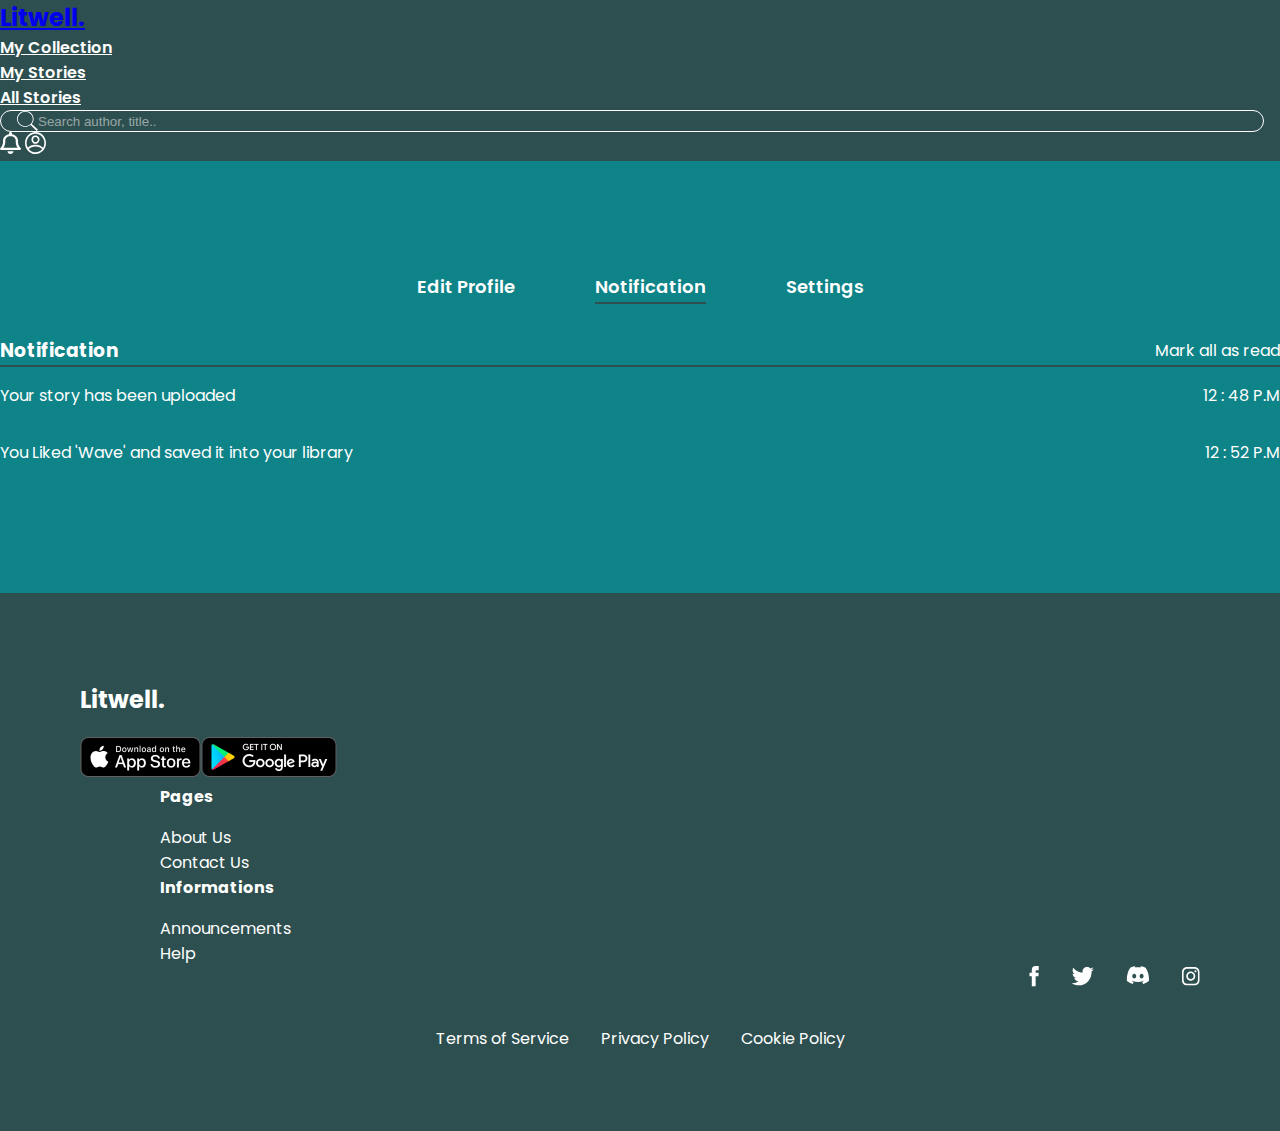
<file: Litwell/notification.html>
<!DOCTYPE html>
<html lang="en">
    <head>
        <meta charset="utf-8" />
        <meta name="viewport" content="width=device-width, initial-scale=1" />
        <title>Notification - Litwell</title>
        <link href="https://cdn.jsdelivr.net/npm/bootstrap@5.3.0/dist/css/bootstrap.min.css" rel="stylesheet" integrity="sha384-9ndCyUaIbzAi2FUVXJi0CjmCapSmO7SnpJef0486qhLnuZ2cdeRhO02iuK6FUUVM" crossorigin="anonymous" />
        <link rel="preconnect" href="https://fonts.googleapis.com" />
        <link rel="preconnect" href="https://fonts.gstatic.com" crossorigin />
        <link href="https://fonts.googleapis.com/css2?family=Poppins:wght@400;500;600;700&display=swap" rel="stylesheet" />
        <link rel="stylesheet" href="css/main.css" />
    </head>
    <body>
        <header>
            <!-- Navigation Bar -->
            <nav class="navbar navbar-expand-lg navbar-dark fixed-top">
                <div class="container">
                    <a class="navbar-brand" href="home.html">Litwell.</a>
                    <button class="navbar-toggler" type="button" data-bs-toggle="collapse" data-bs-target="#navbarSupportedContent" aria-controls="navbarSupportedContent" aria-expanded="false" aria-label="Toggle navigation">
                        <span class="navbar-toggler-icon"></span>
                    </button>
                    <div class="collapse navbar-collapse" id="navbarSupportedContent">
                        <ul class="navbar-nav mx-auto mb-2 mb-lg-0">
                            <li class="nav-item">
                                <a class="nav-link" href="my-collection.html">My Collection</a>
                            </li>
                            <li class="nav-item">
                                <a class="nav-link" href="#">My Stories</a>
                            </li>
                            <li class="nav-item">
                                <a class="nav-link" href="all-stories.html">All Stories</a>
                            </li>
                        </ul>
                        <form class="d-flex navbar-search" role="search">
                            <div class="input-search-group">
                                <img src="./assets/icon/icon-search.svg" alt="Search Icon" />
                                <input class="form-control input-search" type="search" placeholder="Search author, title.." aria-label="Search" />
                            </div>
                            <a class="btn btn-icon" href="notification.html"><img src="./assets/icon/icon-notification.svg" alt="Notification Icon" /></a>
                            <a class="btn btn-icon" href="profile.html"><img src="./assets/icon/icon-user.svg" alt="User Icon" /></a>
                        </form>
                    </div>
                </div>
            </nav>
        </header>

        <main>
            <section class="notification">
                <div class="container">
                    <div class="row">
                        <div class="notification-tabs">
                            <a href="profile.html">Edit Profile</a>
                            <a href="notification.html" class="active">Notification</a>
                            <a href="setting.html">Settings</a>
                        </div>
                    </div>
                    <div class="row">
                        <div class="notification-content">
                            <div class="notification-header">
                                <h3>Notification</h3>
                                <a href="#">Mark all as read</a>
                            </div>
                            <hr style="border: 1px solid #2e4f4f" />
                            <div class="notification-list">
                                <p>Your story has been uploaded</p>
                                <p>12 : 48 P.M</p>
                            </div>
                            <div class="notification-list">
                                <p>You Liked 'Wave' and saved it into your library</p>
                                <p>12 : 52 P.M</p>
                            </div>
                        </div>
                    </div>
                </div>
            </section>
        </main>

        <footer class="footer">
            <div class="container">
                <div class="row">
                    <div class="col-lg-3">
                        <div class="footer-1">
                            <h3><a href="home.html">Litwell.</a></h3>
                            <div class="footer-logo">
                                <a href="#"><img src="./assets/img/logo-appstore.png" alt="Logo Appstore" /></a>
                                <a href="#"><img src="./assets/img/logo-googleplay.png" alt="Logo Google Play" /></a>
                            </div>
                        </div>
                    </div>
                    <div class="col-lg-3">
                        <div class="footer-2">
                            <p class="footer-list-title">Pages</p>
                            <ul>
                                <li><a href="#">About Us</a></li>
                                <li><a href="#">Contact Us</a></li>
                            </ul>
                        </div>
                    </div>
                    <div class="col-lg-3">
                        <div class="footer-3">
                            <p class="footer-list-title">Informations</p>
                            <ul>
                                <li><a href="#">Announcements</a></li>
                                <li><a href="#">Help</a></li>
                            </ul>
                        </div>
                    </div>
                    <div class="col-lg-3">
                        <div class="footer-4">
                            <ul class="footer-social">
                                <li>
                                    <a href="#"><img src="./assets/icon/icon-facebook.svg" alt="Icon Facebook" /></a>
                                </li>
                                <li>
                                    <a href="#"><img src="./assets/icon/icon-twitter.svg" alt="Icon Twitter" /></a>
                                </li>
                                <li>
                                    <a href="#"><img src="./assets/icon/icon-discord.svg" alt="Icon Discord" /></a>
                                </li>
                                <li>
                                    <a href="#"><img src="./assets/icon/icon-instagram.svg" alt="Icon Instagram" /></a>
                                </li>
                            </ul>
                        </div>
                    </div>
                </div>
                <div class="row footer-bottom">
                    <ul>
                        <li><a href="tos.html">Terms of Service</a></li>
                        <li><a href="#">Privacy Policy</a></li>
                        <li><a href="#">Cookie Policy</a></li>
                    </ul>
                </div>
            </div>
        </footer>

        <script src="https://cdn.jsdelivr.net/npm/bootstrap@5.3.0/dist/js/bootstrap.bundle.min.js" integrity="sha384-geWF76RCwLtnZ8qwWowPQNguL3RmwHVBC9FhGdlKrxdiJJigb/j/68SIy3Te4Bkz" crossorigin="anonymous"></script>
    </body>
</html>
</file>
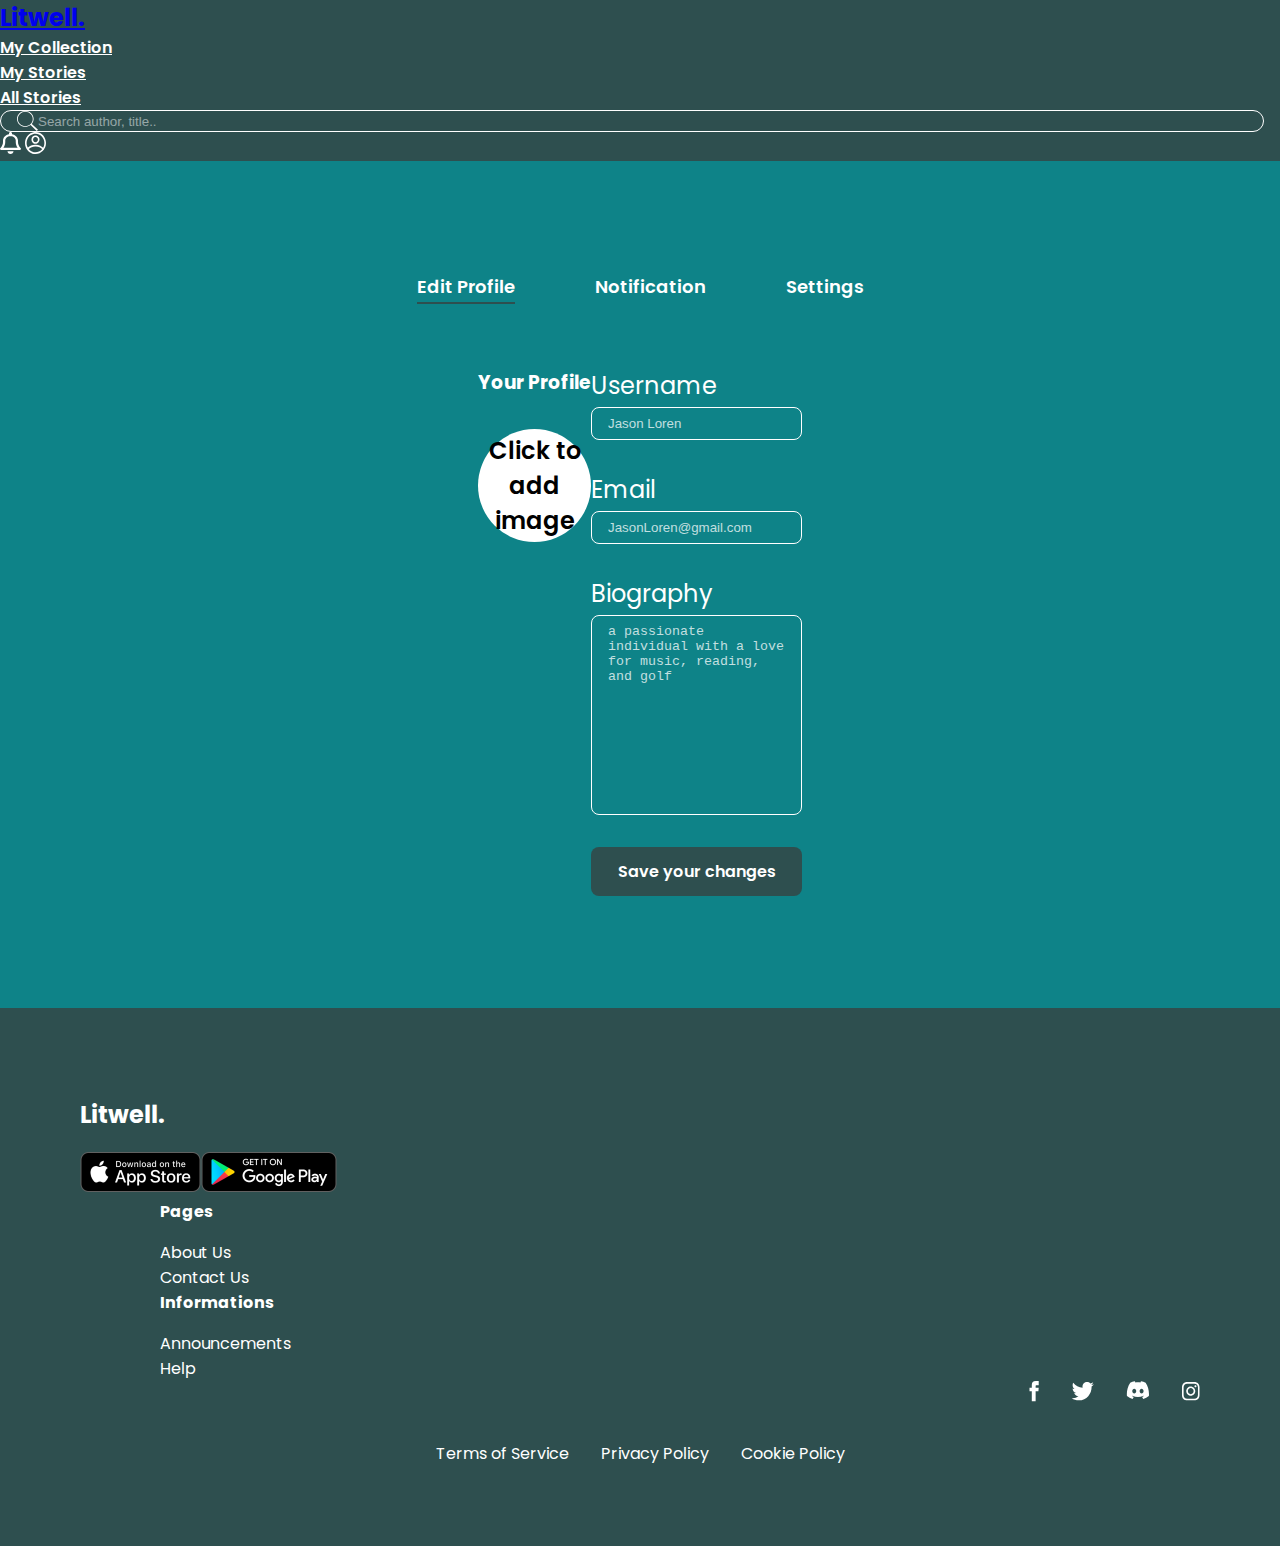
<file: Litwell/profile.html>
<!DOCTYPE html>
<html lang="en">
    <head>
        <meta charset="utf-8" />
        <meta name="viewport" content="width=device-width, initial-scale=1" />
        <title>My Profile - Litwell</title>
        <link href="https://cdn.jsdelivr.net/npm/bootstrap@5.3.0/dist/css/bootstrap.min.css" rel="stylesheet" integrity="sha384-9ndCyUaIbzAi2FUVXJi0CjmCapSmO7SnpJef0486qhLnuZ2cdeRhO02iuK6FUUVM" crossorigin="anonymous" />
        <link rel="preconnect" href="https://fonts.googleapis.com" />
        <link rel="preconnect" href="https://fonts.gstatic.com" crossorigin />
        <link href="https://fonts.googleapis.com/css2?family=Poppins:wght@400;500;600;700&display=swap" rel="stylesheet" />
        <link rel="stylesheet" href="css/main.css" />
    </head>
    <body>
        <header>
            <!-- Navigation Bar -->
            <nav class="navbar navbar-expand-lg navbar-dark fixed-top">
                <div class="container">
                    <a class="navbar-brand" href="home.html">Litwell.</a>
                    <button class="navbar-toggler" type="button" data-bs-toggle="collapse" data-bs-target="#navbarSupportedContent" aria-controls="navbarSupportedContent" aria-expanded="false" aria-label="Toggle navigation">
                        <span class="navbar-toggler-icon"></span>
                    </button>
                    <div class="collapse navbar-collapse" id="navbarSupportedContent">
                        <ul class="navbar-nav mx-auto mb-2 mb-lg-0">
                            <li class="nav-item">
                                <a class="nav-link" href="my-collection.html">My Collection</a>
                            </li>
                            <li class="nav-item">
                                <a class="nav-link" href="#">My Stories</a>
                            </li>
                            <li class="nav-item">
                                <a class="nav-link" href="all-stories.html">All Stories</a>
                            </li>
                        </ul>
                        <form class="d-flex navbar-search" role="search">
                            <div class="input-search-group">
                                <img src="./assets/icon/icon-search.svg" alt="Search Icon" />
                                <input class="form-control input-search" type="search" placeholder="Search author, title.." aria-label="Search" />
                            </div>
                            <a class="btn btn-icon" href="notification.html"><img src="./assets/icon/icon-notification.svg" alt="Notification Icon" /></a>
                            <a class="btn btn-icon" href="profile.html"><img src="./assets/icon/icon-user.svg" alt="User Icon" /></a>
                        </form>
                    </div>
                </div>
            </nav>
        </header>

        <main>
            <section class="profile">
                <div class="container">
                    <div class="row">
                        <div class="profile-tabs">
                            <a href="profile.html" class="active">Edit Profile</a>
                            <a href="notification.html">Notification</a>
                            <a href="setting.html">Settings</a>
                        </div>
                    </div>
                </div>
                <div class="row profile-content">
                    <div class="col-lg-2">
                        <div class="profile-upload">
                            <h3>Your Profile</h3>
                            <label for="ganti-foto"
                                >Click to <br />
                                add <br />
                                image</label
                            >
                            <input type="file" name="ganti-foto" id="ganti-foto" />
                        </div>
                    </div>
                    <div class="col-lg-4">
                        <div class="profile-form">
                            <div class="profile-input">
                                <label for="username">Username</label>
                                <input type="text" name="username" id="username" value="Jason Loren" />
                            </div>

                            <div class="profile-input">
                                <label for="email">Email</label>
                                <input type="email" name="email" id="email" value="JasonLoren@gmail.com" />
                            </div>
                            <div class="profile-input">
                                <label for="email">Biography</label>
                                <textarea name="bio" id="bio" style="resize: none; overflow-y: auto">a passionate individual with a love for music, reading, and golf</textarea>
                            </div>
                            <a href="#" class="btn-profile">Save your changes</a>
                        </div>
                    </div>
                </div>
            </section>
        </main>

        <footer class="footer">
            <div class="container">
                <div class="row">
                    <div class="col-lg-3">
                        <div class="footer-1">
                            <h3><a href="home.html">Litwell.</a></h3>
                            <div class="footer-logo">
                                <a href="#"><img src="./assets/img/logo-appstore.png" alt="Logo Appstore" /></a>
                                <a href="#"><img src="./assets/img/logo-googleplay.png" alt="Logo Google Play" /></a>
                            </div>
                        </div>
                    </div>
                    <div class="col-lg-3">
                        <div class="footer-2">
                            <p class="footer-list-title">Pages</p>
                            <ul>
                                <li><a href="#">About Us</a></li>
                                <li><a href="#">Contact Us</a></li>
                            </ul>
                        </div>
                    </div>
                    <div class="col-lg-3">
                        <div class="footer-3">
                            <p class="footer-list-title">Informations</p>
                            <ul>
                                <li><a href="#">Announcements</a></li>
                                <li><a href="#">Help</a></li>
                            </ul>
                        </div>
                    </div>
                    <div class="col-lg-3">
                        <div class="footer-4">
                            <ul class="footer-social">
                                <li>
                                    <a href="#"><img src="./assets/icon/icon-facebook.svg" alt="Icon Facebook" /></a>
                                </li>
                                <li>
                                    <a href="#"><img src="./assets/icon/icon-twitter.svg" alt="Icon Twitter" /></a>
                                </li>
                                <li>
                                    <a href="#"><img src="./assets/icon/icon-discord.svg" alt="Icon Discord" /></a>
                                </li>
                                <li>
                                    <a href="#"><img src="./assets/icon/icon-instagram.svg" alt="Icon Instagram" /></a>
                                </li>
                            </ul>
                        </div>
                    </div>
                </div>
                <div class="row footer-bottom">
                    <ul>
                        <li><a href="tos.html">Terms of Service</a></li>
                        <li><a href="#">Privacy Policy</a></li>
                        <li><a href="#">Cookie Policy</a></li>
                    </ul>
                </div>
            </div>
        </footer>

        <script src="https://cdn.jsdelivr.net/npm/bootstrap@5.3.0/dist/js/bootstrap.bundle.min.js" integrity="sha384-geWF76RCwLtnZ8qwWowPQNguL3RmwHVBC9FhGdlKrxdiJJigb/j/68SIy3Te4Bkz" crossorigin="anonymous"></script>
    </body>
</html>
</file>
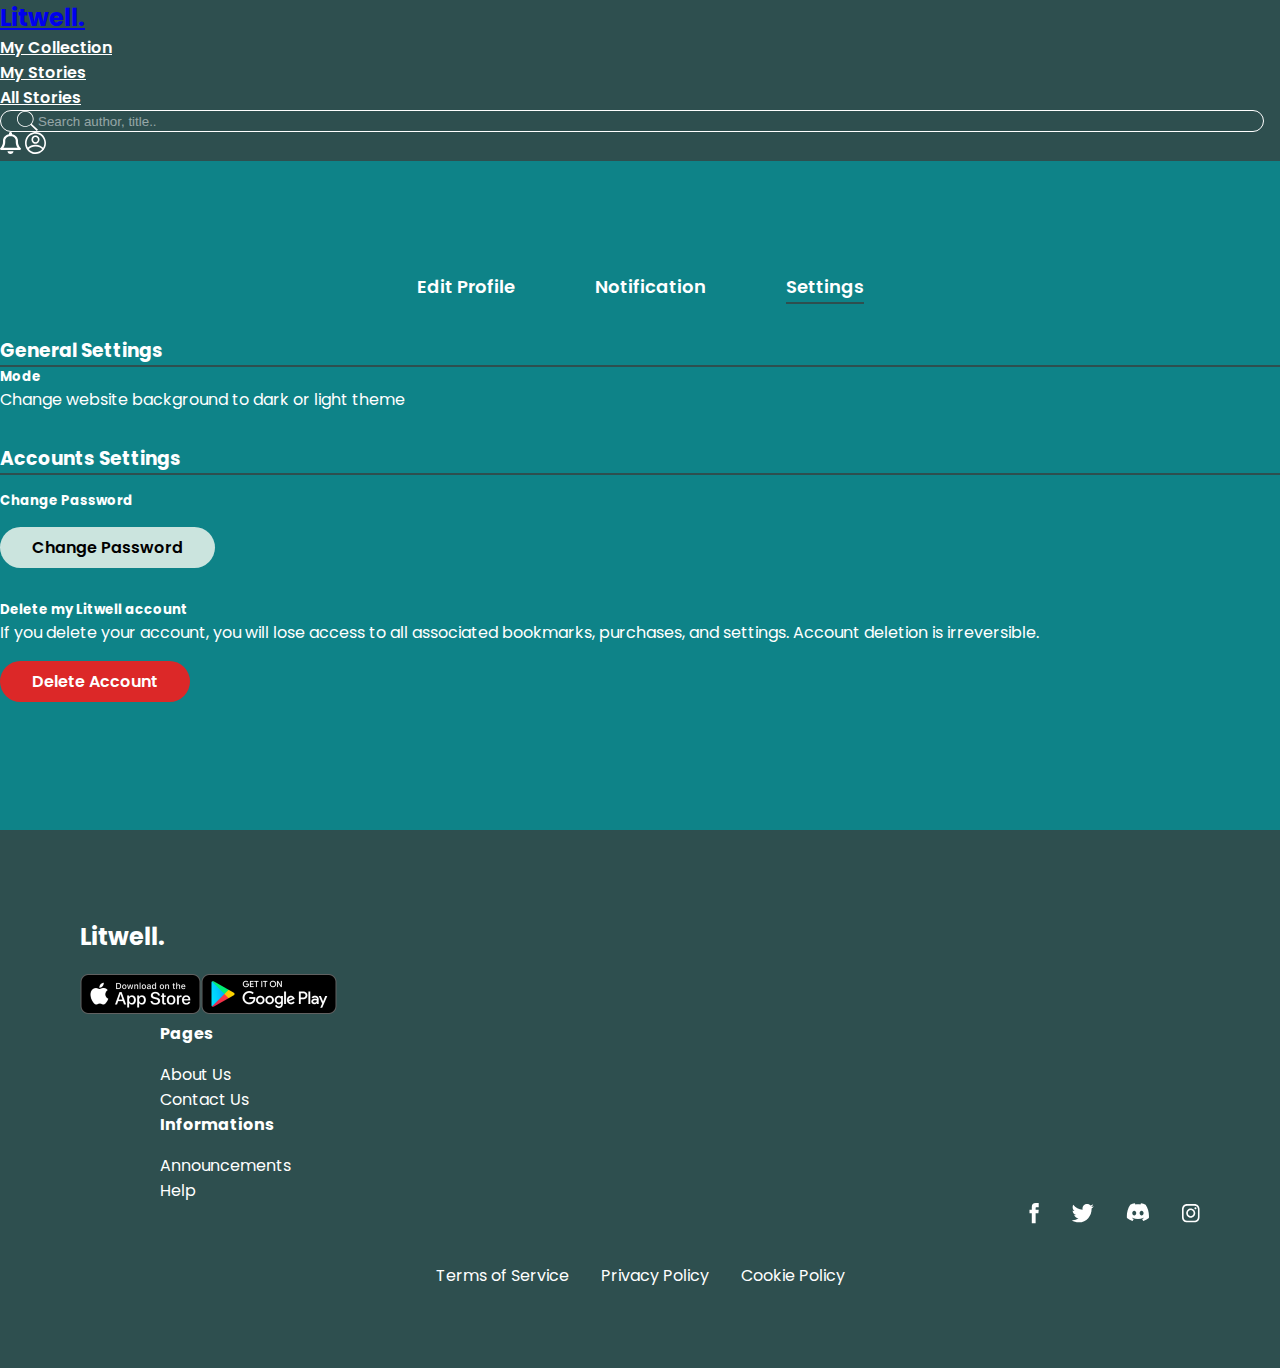
<file: Litwell/setting.html>
<!DOCTYPE html>
<html lang="en">
    <head>
        <meta charset="utf-8" />
        <meta name="viewport" content="width=device-width, initial-scale=1" />
        <title>Settings - Litwell</title>
        <link href="https://cdn.jsdelivr.net/npm/bootstrap@5.3.0/dist/css/bootstrap.min.css" rel="stylesheet" integrity="sha384-9ndCyUaIbzAi2FUVXJi0CjmCapSmO7SnpJef0486qhLnuZ2cdeRhO02iuK6FUUVM" crossorigin="anonymous" />
        <link rel="preconnect" href="https://fonts.googleapis.com" />
        <link rel="preconnect" href="https://fonts.gstatic.com" crossorigin />
        <link href="https://fonts.googleapis.com/css2?family=Poppins:wght@400;500;600;700&display=swap" rel="stylesheet" />
        <link rel="stylesheet" href="css/main.css" />
    </head>
    <body>
        <header>
            <!-- Navigation Bar -->
            <nav class="navbar navbar-expand-lg navbar-dark fixed-top">
                <div class="container">
                    <a class="navbar-brand" href="home.html">Litwell.</a>
                    <button class="navbar-toggler" type="button" data-bs-toggle="collapse" data-bs-target="#navbarSupportedContent" aria-controls="navbarSupportedContent" aria-expanded="false" aria-label="Toggle navigation">
                        <span class="navbar-toggler-icon"></span>
                    </button>
                    <div class="collapse navbar-collapse" id="navbarSupportedContent">
                        <ul class="navbar-nav mx-auto mb-2 mb-lg-0">
                            <li class="nav-item">
                                <a class="nav-link" href="my-collection.html">My Collection</a>
                            </li>
                            <li class="nav-item">
                                <a class="nav-link" href="#">My Stories</a>
                            </li>
                            <li class="nav-item">
                                <a class="nav-link" href="all-stories.html">All Stories</a>
                            </li>
                        </ul>
                        <form class="d-flex navbar-search" role="search">
                            <div class="input-search-group">
                                <img src="./assets/icon/icon-search.svg" alt="Search Icon" />
                                <input class="form-control input-search" type="search" placeholder="Search author, title.." aria-label="Search" />
                            </div>
                            <a class="btn btn-icon" href="notification.html"><img src="./assets/icon/icon-notification.svg" alt="Notification Icon" /></a>
                            <a class="btn btn-icon" href="profile.html"><img src="./assets/icon/icon-user.svg" alt="User Icon" /></a>
                        </form>
                    </div>
                </div>
            </nav>
        </header>

        <main>
            <section class="setting">
                <div class="container">
                    <div class="row">
                        <div class="setting-tabs">
                            <a href="profile.html">Edit Profile</a>
                            <a href="notification.html">Notification</a>
                            <a href="setting.html" class="active">Settings</a>
                        </div>
                    </div>
                    <div class="row">
                        <div class="setting-content">
                            <div class="setting-content-general">
                                <h3>General Settings</h3>
                                <hr style="border: 1px solid #2e4f4f" />
                                <h5>Mode</h5>
                                <p>Change website background to dark or light theme</p>
                            </div>
                            <div class="setting-content-account">
                                <h3>Accounts Settings</h3>
                                <hr style="border: 1px solid #2e4f4f" />
                                <h5>Change Password</h5>
                                <a href="#" class="btn-setting-white">Change Password</a>
                                <h5>Delete my Litwell account</h5>
                                <p>If you delete your account, you will lose access to all associated bookmarks, purchases, and settings. Account deletion is irreversible.</p>
                                <a href="#" class="btn-setting-red">Delete Account</a>
                            </div>
                        </div>
                    </div>
                </div>
            </section>
        </main>

        <footer class="footer">
            <div class="container">
                <div class="row">
                    <div class="col-lg-3">
                        <div class="footer-1">
                            <h3><a href="home.html">Litwell.</a></h3>
                            <div class="footer-logo">
                                <a href="#"><img src="./assets/img/logo-appstore.png" alt="Logo Appstore" /></a>
                                <a href="#"><img src="./assets/img/logo-googleplay.png" alt="Logo Google Play" /></a>
                            </div>
                        </div>
                    </div>
                    <div class="col-lg-3">
                        <div class="footer-2">
                            <p class="footer-list-title">Pages</p>
                            <ul>
                                <li><a href="#">About Us</a></li>
                                <li><a href="#">Contact Us</a></li>
                            </ul>
                        </div>
                    </div>
                    <div class="col-lg-3">
                        <div class="footer-3">
                            <p class="footer-list-title">Informations</p>
                            <ul>
                                <li><a href="#">Announcements</a></li>
                                <li><a href="#">Help</a></li>
                            </ul>
                        </div>
                    </div>
                    <div class="col-lg-3">
                        <div class="footer-4">
                            <ul class="footer-social">
                                <li>
                                    <a href="#"><img src="./assets/icon/icon-facebook.svg" alt="Icon Facebook" /></a>
                                </li>
                                <li>
                                    <a href="#"><img src="./assets/icon/icon-twitter.svg" alt="Icon Twitter" /></a>
                                </li>
                                <li>
                                    <a href="#"><img src="./assets/icon/icon-discord.svg" alt="Icon Discord" /></a>
                                </li>
                                <li>
                                    <a href="#"><img src="./assets/icon/icon-instagram.svg" alt="Icon Instagram" /></a>
                                </li>
                            </ul>
                        </div>
                    </div>
                </div>
                <div class="row footer-bottom">
                    <ul>
                        <li><a href="tos.html">Terms of Service</a></li>
                        <li><a href="#">Privacy Policy</a></li>
                        <li><a href="#">Cookie Policy</a></li>
                    </ul>
                </div>
            </div>
        </footer>

        <script src="https://cdn.jsdelivr.net/npm/bootstrap@5.3.0/dist/js/bootstrap.bundle.min.js" integrity="sha384-geWF76RCwLtnZ8qwWowPQNguL3RmwHVBC9FhGdlKrxdiJJigb/j/68SIy3Te4Bkz" crossorigin="anonymous"></script>
    </body>
</html>
</file>
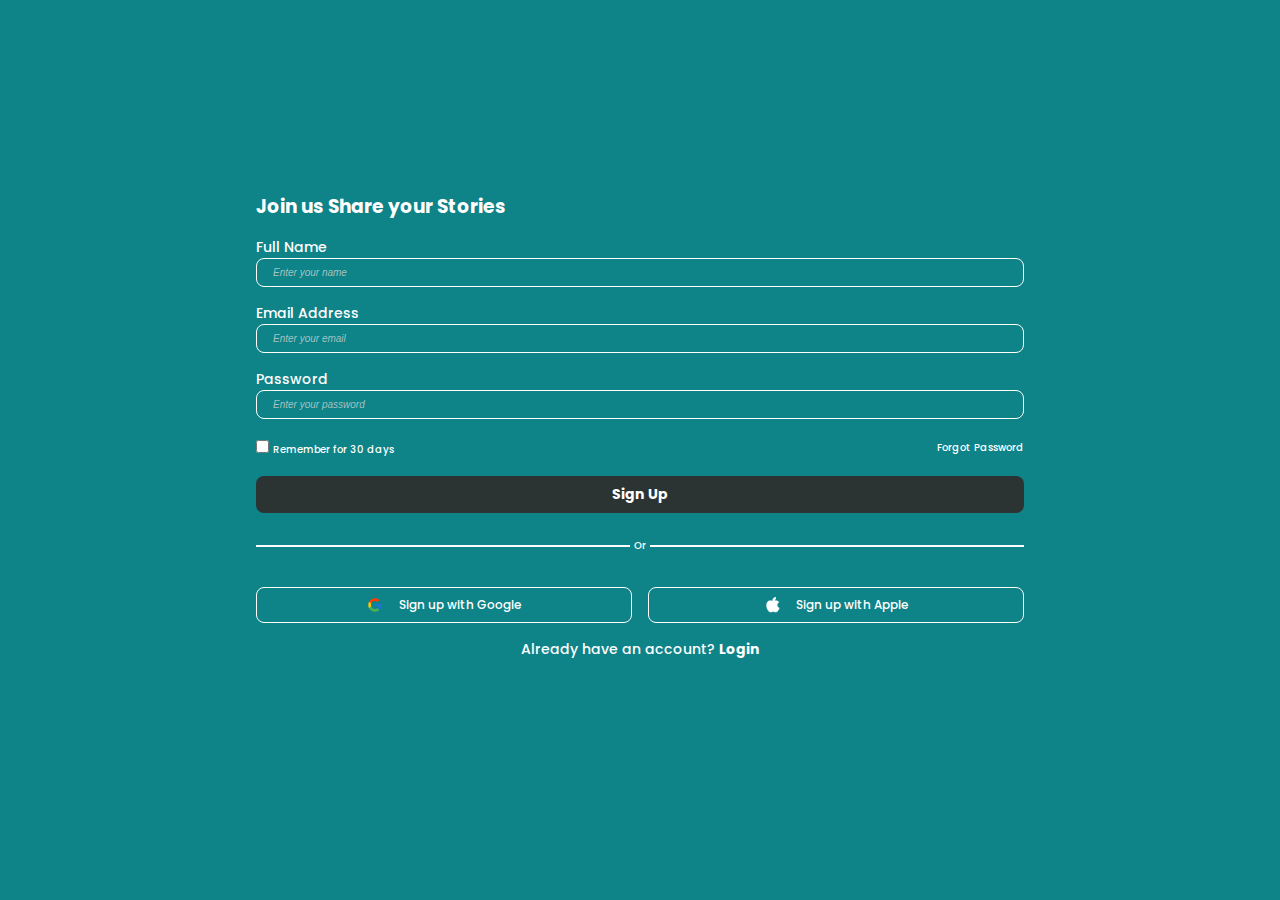
<file: Litwell/signup.html>
<!DOCTYPE html>
<html lang="en">
    <head>
        <meta charset="utf-8" />
        <meta name="viewport" content="width=device-width, initial-scale=1" />
        <title>Sign Up Page - Litwell</title>
        <link href="https://cdn.jsdelivr.net/npm/bootstrap@5.3.0/dist/css/bootstrap.min.css" rel="stylesheet" integrity="sha384-9ndCyUaIbzAi2FUVXJi0CjmCapSmO7SnpJef0486qhLnuZ2cdeRhO02iuK6FUUVM" crossorigin="anonymous" />
        <link rel="preconnect" href="https://fonts.googleapis.com" />
        <link rel="preconnect" href="https://fonts.gstatic.com" crossorigin />
        <link href="https://fonts.googleapis.com/css2?family=Poppins:wght@400;500;600;700&display=swap" rel="stylesheet" />
        <link rel="stylesheet" href="css/main.css" />
    </head>
    <body>
        <main>
            <section class="login">
                <div class="container-fluid">
                    <div class="row">
                        <div class="col-lg-6">
                            <div class="login-left">
                                <div class="login-left-content">
                                    <h3>Join us Share your Stories</h3>

                                    <div class="input-group">
                                        <label for="name">Full Name</label>
                                        <input type="text" name="name" id="name" placeholder="Enter your name" autocomplete="off" />
                                    </div>
                                    <div class="input-group">
                                        <label for="email">Email Address</label>
                                        <input type="email" name="email" id="email" placeholder="Enter your email" autocomplete="off" />
                                    </div>
                                    <div class="input-group">
                                        <label for="password">Password</label>
                                        <input type="password" name="password" id="password" placeholder="Enter your password" />
                                    </div>
                                    <div class="input-group-row">
                                        <div class="d-flex align-items-center" style="gap: 0.5rem">
                                            <input type="checkbox" name="remember" id="remember" />
                                            <label for="remember">Remember for 30 days</label>
                                        </div>
                                        <a href="#">Forgot Password</a>
                                    </div>
                                    <a href="home.html" class="btn-secondary">Sign Up</a>
                                    <span class="horizontal-line"></span>
                                    <div class="login-footer">
                                        <a class="btn-outline" href="#"><img src="./assets/icon/icon-google.png" alt="Logo Google" /> Sign up with Google</a>
                                        <a class="btn-outline" href="#"><img src="./assets/icon/icon-apple.png" alt="Logo Apple" /> Sign up with Apple</a>
                                    </div>
                                    <div class="login-footer-link">
                                        <p>Already have an account? <a href="login.html">Login</a></p>
                                    </div>
                                </div>
                            </div>
                        </div>
                        <div class="col-lg-6">
                            <img src="./assets/img/login-banner.jpg" alt="Login Banner" />
                        </div>
                    </div>
                </div>
            </section>
        </main>
    </body>
</html>
</file>
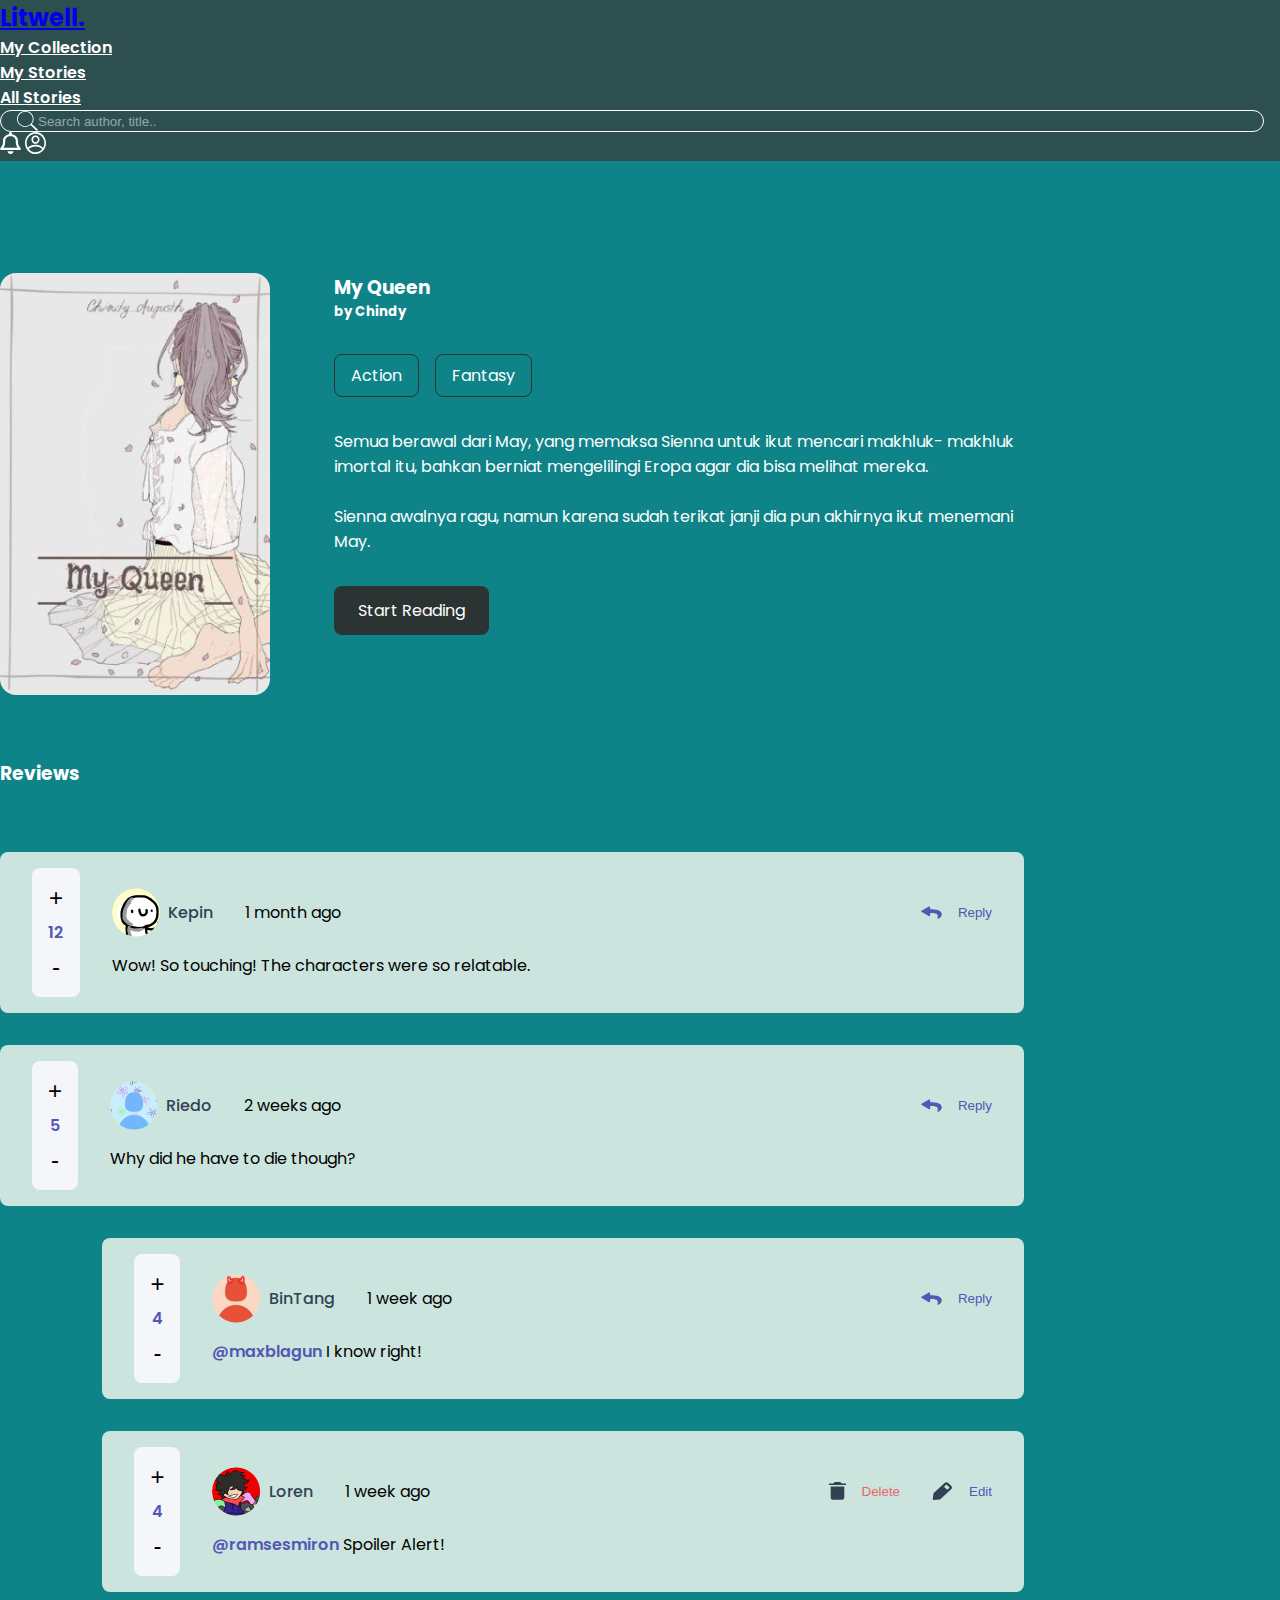
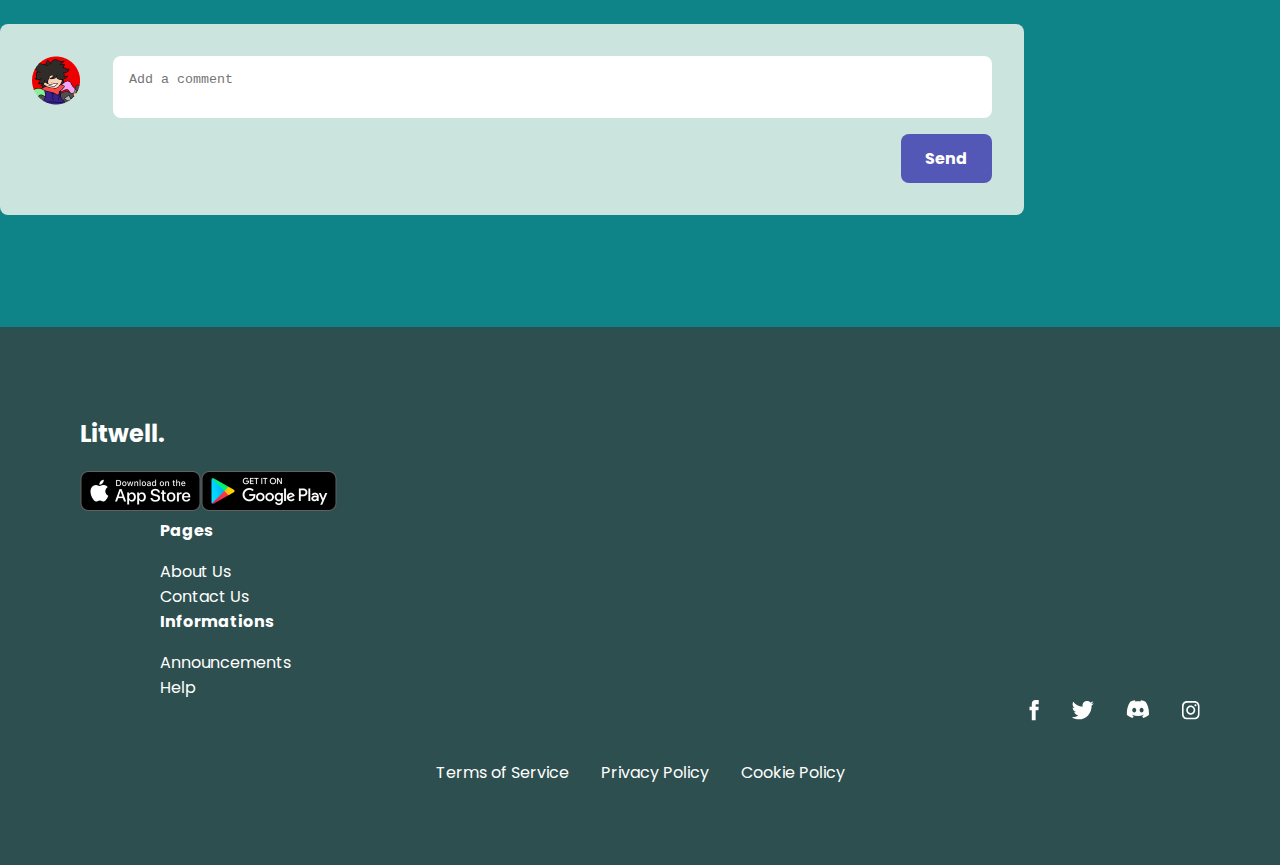
<file: Litwell/story-choosen.html>
<!DOCTYPE html>
<html lang="en">
    <head>
        <meta charset="utf-8" />
        <meta name="viewport" content="width=device-width, initial-scale=1" />
        <title>Notification - Litwell</title>
        <link href="https://cdn.jsdelivr.net/npm/bootstrap@5.3.0/dist/css/bootstrap.min.css" rel="stylesheet" integrity="sha384-9ndCyUaIbzAi2FUVXJi0CjmCapSmO7SnpJef0486qhLnuZ2cdeRhO02iuK6FUUVM" crossorigin="anonymous" />
        <link rel="preconnect" href="https://fonts.googleapis.com" />
        <link rel="preconnect" href="https://fonts.gstatic.com" crossorigin />
        <link href="https://fonts.googleapis.com/css2?family=Poppins:wght@400;500;600;700&display=swap" rel="stylesheet" />
        <link rel="stylesheet" href="css/main.css" />
    </head>
    <body>
        <header>
            <!-- Navigation Bar -->
            <nav class="navbar navbar-expand-lg navbar-dark fixed-top">
                <div class="container">
                    <a class="navbar-brand" href="home.html">Litwell.</a>
                    <button class="navbar-toggler" type="button" data-bs-toggle="collapse" data-bs-target="#navbarSupportedContent" aria-controls="navbarSupportedContent" aria-expanded="false" aria-label="Toggle navigation">
                        <span class="navbar-toggler-icon"></span>
                    </button>
                    <div class="collapse navbar-collapse" id="navbarSupportedContent">
                        <ul class="navbar-nav mx-auto mb-2 mb-lg-0">
                            <li class="nav-item">
                                <a class="nav-link" href="my-collection.html">My Collection</a>
                            </li>
                            <li class="nav-item">
                                <a class="nav-link" href="#">My Stories</a>
                            </li>
                            <li class="nav-item">
                                <a class="nav-link" href="all-stories.html">All Stories</a>
                            </li>
                        </ul>
                        <form class="d-flex navbar-search" role="search">
                            <div class="input-search-group">
                                <img src="./assets/icon/icon-search.svg" alt="Search Icon" />
                                <input class="form-control input-search" type="search" placeholder="Search author, title.." aria-label="Search" />
                            </div>
                            <a class="btn btn-icon" href="notification.html"><img src="./assets/icon/icon-notification.svg" alt="Notification Icon" /></a>
                            <a class="btn btn-icon" href="profile.html"><img src="./assets/icon/icon-user.svg" alt="User Icon" /></a>
                        </form>
                    </div>
                </div>
            </nav>
        </header>

        <main>
            <section class="story">
                <div class="container">
                    <div class="story-content">
                        <img src="./assets/img/book-myqueen.jpg" alt="My Queen" />
                        <div class="story-detail">
                            <div class="story-title">
                                <h3>My Queen</h3>
                                <h5>by Chindy</h5>
                            </div>
                            <div class="story-genre">
                                <span>Action</span>
                                <span>Fantasy</span>
                            </div>
                            <p>
                                Semua berawal dari May, yang memaksa Sienna untuk ikut mencari makhluk- makhluk imortal itu, bahkan berniat mengelilingi Eropa agar dia bisa melihat mereka.
                                <br /><br />
                                Sienna awalnya ragu, namun karena sudah terikat janji dia pun akhirnya ikut menemani May.
                            </p>
                            <a href="#" class="btn-story">Start Reading</a>
                        </div>
                    </div>
                    <div class="story-review">
                        <h3>Reviews</h3>
                        <div class="story-review-list">
                            <div class="review-button">
                                <button>+</button>
                                <p>12</p>
                                <button>-</button>
                            </div>
                            <div class="review-author">
                                <div class="review-author-header">
                                    <div class="review-author-left">
                                        <img src="./assets/img/avatar-kepin.png" alt="Avatar Kepin" />
                                        <p class="author-name">Kepin</p>
                                        <p class="review-time">1 month ago</p>
                                    </div>
                                    <div class="review-author-right">
                                        <button class="btn-reply">
                                            <img src="./assets/icon/icon-reply.svg" alt="Icon Reply" />
                                            Reply
                                        </button>
                                    </div>
                                </div>
                                <div class="review-author-footer">
                                    <p>Wow! So touching! The characters were so relatable.</p>
                                </div>
                            </div>
                        </div>
                        <div class="story-review-list">
                            <div class="review-button">
                                <button>+</button>
                                <p>5</p>
                                <button>-</button>
                            </div>
                            <div class="review-author">
                                <div class="review-author-header">
                                    <div class="review-author-left">
                                        <img src="./assets/img/avatar-riedo.png" alt="Avatar Riedo" />
                                        <p class="author-name">Riedo</p>
                                        <p class="review-time">2 weeks ago</p>
                                    </div>
                                    <div class="review-author-right">
                                        <button class="btn-reply">
                                            <img src="./assets/icon/icon-reply.svg" alt="Icon Reply" />
                                            Reply
                                        </button>
                                    </div>
                                </div>
                                <div class="review-author-footer">
                                    <p>Why did he have to die though?</p>
                                </div>
                            </div>
                        </div>
                        <div class="story-review-list reply">
                            <div class="review-button">
                                <button>+</button>
                                <p>4</p>
                                <button>-</button>
                            </div>
                            <div class="review-author">
                                <div class="review-author-header">
                                    <div class="review-author-left">
                                        <img src="./assets/img/avatar-bintang.png" alt="Avatar Riedo" />
                                        <p class="author-name">BinTang</p>
                                        <p class="review-time">1 week ago</p>
                                    </div>
                                    <div class="review-author-right">
                                        <button class="btn-reply">
                                            <img src="./assets/icon/icon-reply.svg" alt="Icon Reply" />
                                            Reply
                                        </button>
                                    </div>
                                </div>
                                <div class="review-author-footer">
                                    <p><span>@maxblagun</span> I know right!</p>
                                </div>
                            </div>
                        </div>
                        <div class="story-review-list reply">
                            <div class="review-button">
                                <button>+</button>
                                <p>4</p>
                                <button>-</button>
                            </div>
                            <div class="review-author">
                                <div class="review-author-header">
                                    <div class="review-author-left">
                                        <img src="./assets/img/avatar-loren.png" alt="Avatar Riedo" />
                                        <p class="author-name">Loren</p>
                                        <p class="review-time">1 week ago</p>
                                    </div>
                                    <div class="review-author-right">
                                        <button class="btn-delete">
                                            <img src="./assets/icon/icon-delete.svg" alt="Icon delete" />
                                            Delete
                                        </button>
                                        <button class="btn-reply">
                                            <img src="./assets/icon/icon-edit.svg" alt="Icon Edit" />
                                            Edit
                                        </button>
                                    </div>
                                </div>
                                <div class="review-author-footer">
                                    <p><span>@ramsesmiron</span> Spoiler Alert!</p>
                                </div>
                            </div>
                        </div>
                        <div class="story-review-comment">
                            <div class="comment-top">
                                <img src="./assets/img/avatar-loren.png" alt="Avatar Loren" />
                                <textarea name="commnt" id="comment" style="resize: none" placeholder="Add a comment"></textarea>
                            </div>
                            <div class="comment-bottom">
                                <a href="#" class="btn-purple">Send</a>
                            </div>
                        </div>
                    </div>
                </div>
            </section>
        </main>

        <footer class="footer">
            <div class="container">
                <div class="row">
                    <div class="col-lg-3">
                        <div class="footer-1">
                            <h3><a href="home.html">Litwell.</a></h3>
                            <div class="footer-logo">
                                <a href="#"><img src="./assets/img/logo-appstore.png" alt="Logo Appstore" /></a>
                                <a href="#"><img src="./assets/img/logo-googleplay.png" alt="Logo Google Play" /></a>
                            </div>
                        </div>
                    </div>
                    <div class="col-lg-3">
                        <div class="footer-2">
                            <p class="footer-list-title">Pages</p>
                            <ul>
                                <li><a href="#">About Us</a></li>
                                <li><a href="#">Contact Us</a></li>
                            </ul>
                        </div>
                    </div>
                    <div class="col-lg-3">
                        <div class="footer-3">
                            <p class="footer-list-title">Informations</p>
                            <ul>
                                <li><a href="#">Announcements</a></li>
                                <li><a href="#">Help</a></li>
                            </ul>
                        </div>
                    </div>
                    <div class="col-lg-3">
                        <div class="footer-4">
                            <ul class="footer-social">
                                <li>
                                    <a href="#"><img src="./assets/icon/icon-facebook.svg" alt="Icon Facebook" /></a>
                                </li>
                                <li>
                                    <a href="#"><img src="./assets/icon/icon-twitter.svg" alt="Icon Twitter" /></a>
                                </li>
                                <li>
                                    <a href="#"><img src="./assets/icon/icon-discord.svg" alt="Icon Discord" /></a>
                                </li>
                                <li>
                                    <a href="#"><img src="./assets/icon/icon-instagram.svg" alt="Icon Instagram" /></a>
                                </li>
                            </ul>
                        </div>
                    </div>
                </div>
                <div class="row footer-bottom">
                    <ul>
                        <li><a href="tos.html">Terms of Service</a></li>
                        <li><a href="#">Privacy Policy</a></li>
                        <li><a href="#">Cookie Policy</a></li>
                    </ul>
                </div>
            </div>
        </footer>

        <script src="https://cdn.jsdelivr.net/npm/bootstrap@5.3.0/dist/js/bootstrap.bundle.min.js" integrity="sha384-geWF76RCwLtnZ8qwWowPQNguL3RmwHVBC9FhGdlKrxdiJJigb/j/68SIy3Te4Bkz" crossorigin="anonymous"></script>
    </body>
</html>
</file>
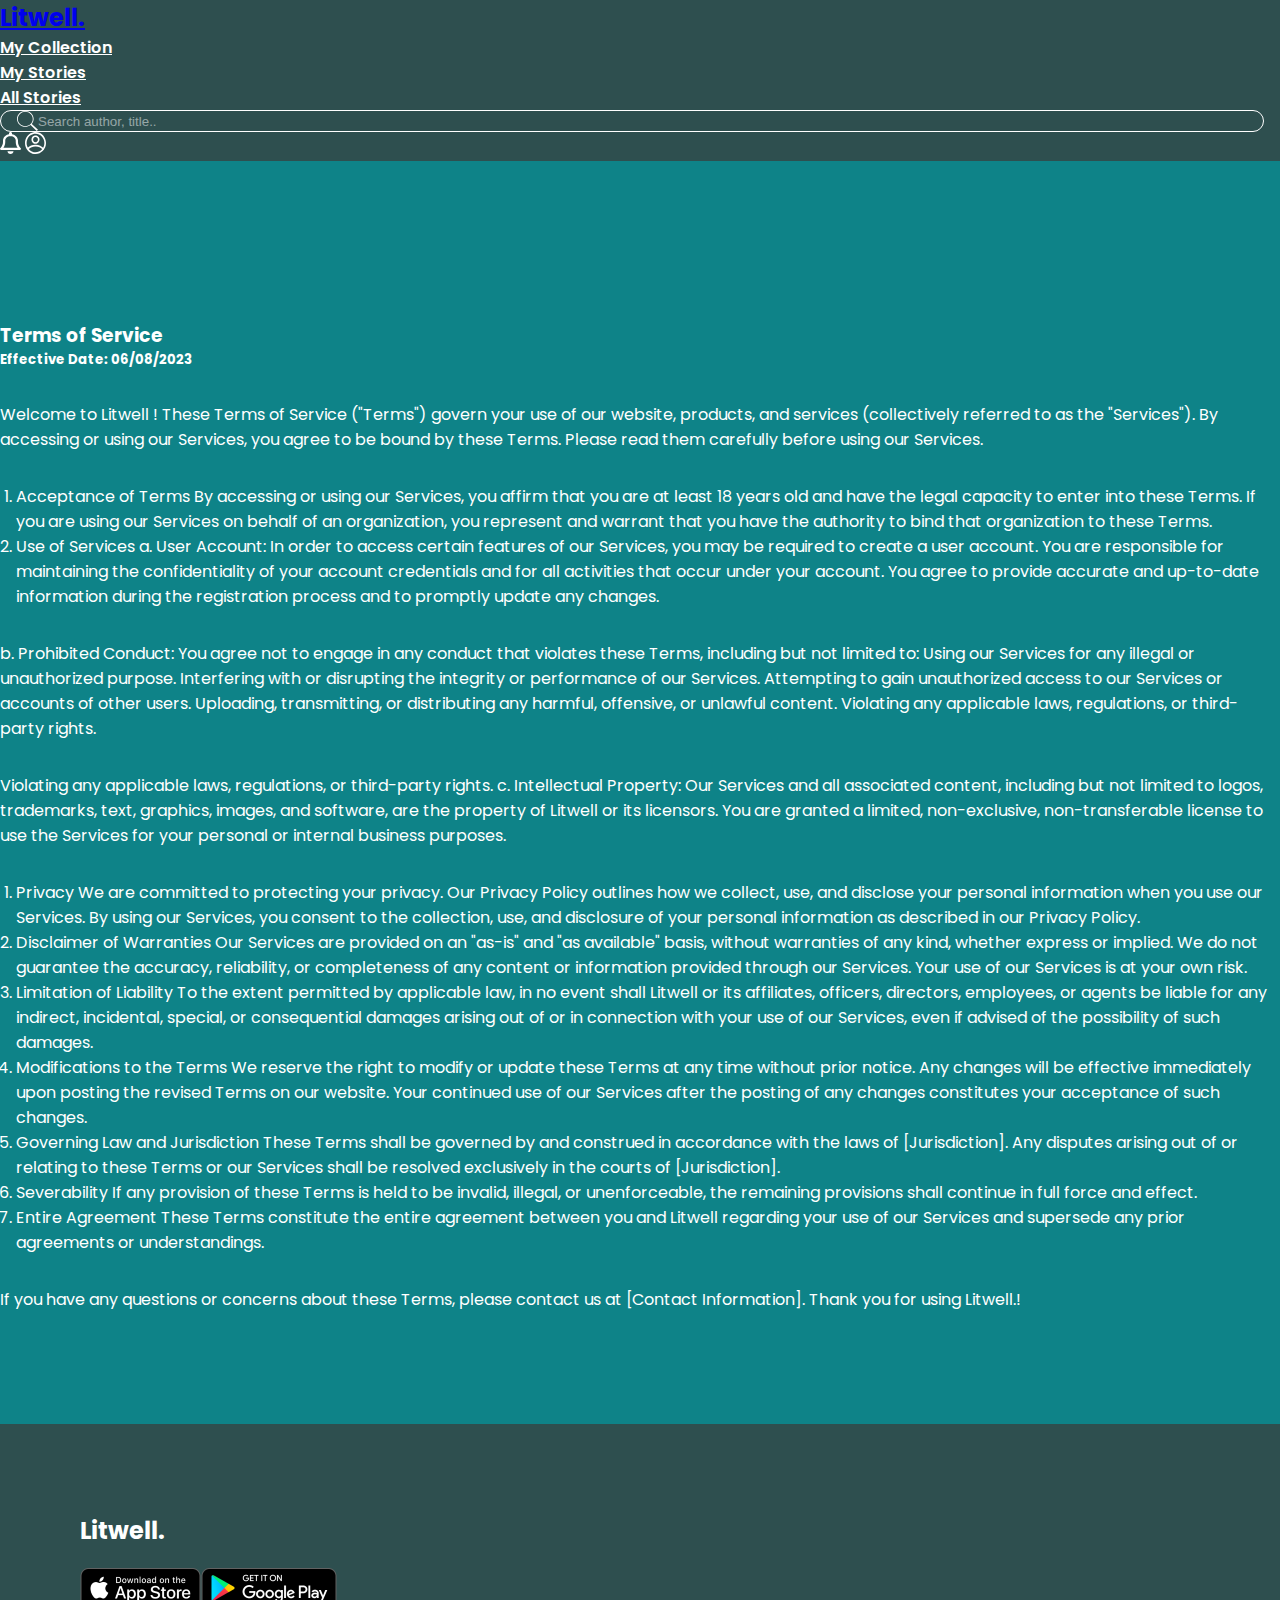
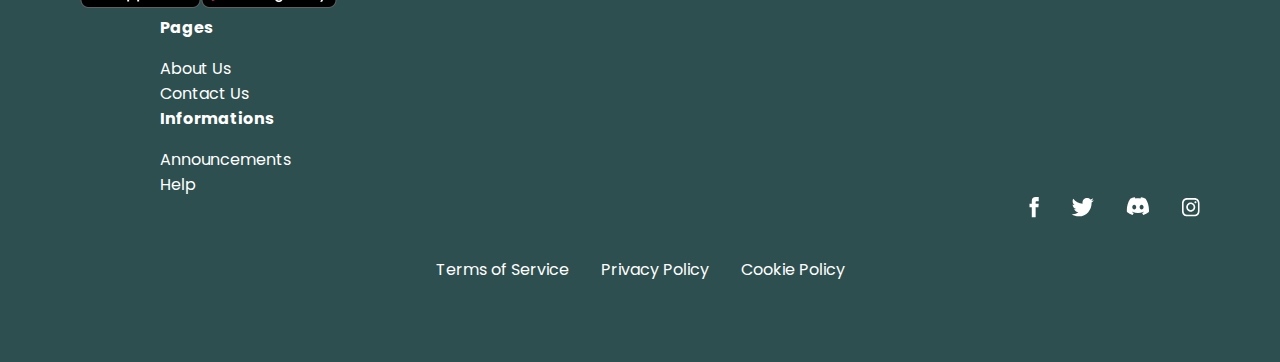
<file: Litwell/tos.html>
<!DOCTYPE html>
<html lang="en">
    <head>
        <meta charset="utf-8" />
        <meta name="viewport" content="width=device-width, initial-scale=1" />
        <title>Terms of Service - Litwell</title>
        <link href="https://cdn.jsdelivr.net/npm/bootstrap@5.3.0/dist/css/bootstrap.min.css" rel="stylesheet" integrity="sha384-9ndCyUaIbzAi2FUVXJi0CjmCapSmO7SnpJef0486qhLnuZ2cdeRhO02iuK6FUUVM" crossorigin="anonymous" />
        <link rel="preconnect" href="https://fonts.googleapis.com" />
        <link rel="preconnect" href="https://fonts.gstatic.com" crossorigin />
        <link href="https://fonts.googleapis.com/css2?family=Poppins:wght@400;500;600;700&display=swap" rel="stylesheet" />
        <link rel="stylesheet" href="css/main.css" />
    </head>
    <body>
        <header>
            <!-- Navigation Bar -->
            <nav class="navbar navbar-expand-lg navbar-dark fixed-top">
                <div class="container">
                    <a class="navbar-brand" href="home.html">Litwell.</a>
                    <button class="navbar-toggler" type="button" data-bs-toggle="collapse" data-bs-target="#navbarSupportedContent" aria-controls="navbarSupportedContent" aria-expanded="false" aria-label="Toggle navigation">
                        <span class="navbar-toggler-icon"></span>
                    </button>
                    <div class="collapse navbar-collapse" id="navbarSupportedContent">
                        <ul class="navbar-nav mx-auto mb-2 mb-lg-0">
                            <li class="nav-item">
                                <a class="nav-link" href="my-collection.html">My Collection</a>
                            </li>
                            <li class="nav-item">
                                <a class="nav-link" href="#">My Stories</a>
                            </li>
                            <li class="nav-item">
                                <a class="nav-link" href="all-stories.html">All Stories</a>
                            </li>
                        </ul>
                        <form class="d-flex navbar-search" role="search">
                            <div class="input-search-group">
                                <img src="./assets/icon/icon-search.svg" alt="Search Icon" />
                                <input class="form-control input-search" type="search" placeholder="Search author, title.." aria-label="Search" />
                            </div>
                            <a class="btn btn-icon" href="notification.html"><img src="./assets/icon/icon-notification.svg" alt="Notification Icon" /></a>
                            <a class="btn btn-icon" href="profile.html"><img src="./assets/icon/icon-user.svg" alt="User Icon" /></a>
                        </form>
                    </div>
                </div>
            </nav>
        </header>

        <main>
            <section class="tos">
                <div class="container tos-container">
                    <h3>Terms of Service</h3>
                    <h5>Effective Date: 06/08/2023</h5>
                    <p>
                        Welcome to Litwell ! These Terms of Service ("Terms") govern your use of our website, products, and services (collectively referred to as the "Services"). By accessing or using our Services, you agree to be bound by these Terms. Please read them carefully before using our
                        Services.
                    </p>

                    <ol>
                        <li>
                            Acceptance of Terms By accessing or using our Services, you affirm that you are at least 18 years old and have the legal capacity to enter into these Terms. If you are using our Services on behalf of an organization, you represent and warrant that you have the authority
                            to bind that organization to these Terms.
                        </li>
                        <li>
                            Use of Services a. User Account: In order to access certain features of our Services, you may be required to create a user account. You are responsible for maintaining the confidentiality of your account credentials and for all activities that occur under your account.
                            You agree to provide accurate and up-to-date information during the registration process and to promptly update any changes.
                        </li>
                    </ol>
                    <p>
                        b. Prohibited Conduct: You agree not to engage in any conduct that violates these Terms, including but not limited to: Using our Services for any illegal or unauthorized purpose. Interfering with or disrupting the integrity or performance of our Services. Attempting to gain
                        unauthorized access to our Services or accounts of other users. Uploading, transmitting, or distributing any harmful, offensive, or unlawful content. Violating any applicable laws, regulations, or third-party rights.
                    </p>
                    <p>
                        Violating any applicable laws, regulations, or third-party rights. c. Intellectual Property: Our Services and all associated content, including but not limited to logos, trademarks, text, graphics, images, and software, are the property of Litwell or its licensors. You are
                        granted a limited, non-exclusive, non-transferable license to use the Services for your personal or internal business purposes.
                    </p>
                    <ol>
                        <li>
                            Privacy We are committed to protecting your privacy. Our Privacy Policy outlines how we collect, use, and disclose your personal information when you use our Services. By using our Services, you consent to the collection, use, and disclosure of your personal information
                            as described in our Privacy Policy.
                        </li>
                        <li>
                            Disclaimer of Warranties Our Services are provided on an "as-is" and "as available" basis, without warranties of any kind, whether express or implied. We do not guarantee the accuracy, reliability, or completeness of any content or information provided through our
                            Services. Your use of our Services is at your own risk.
                        </li>
                        <li>
                            Limitation of Liability To the extent permitted by applicable law, in no event shall Litwell or its affiliates, officers, directors, employees, or agents be liable for any indirect, incidental, special, or consequential damages arising out of or in connection with your
                            use of our Services, even if advised of the possibility of such damages.
                        </li>
                        <li>
                            Modifications to the Terms We reserve the right to modify or update these Terms at any time without prior notice. Any changes will be effective immediately upon posting the revised Terms on our website. Your continued use of our Services after the posting of any changes
                            constitutes your acceptance of such changes.
                        </li>
                        <li>Governing Law and Jurisdiction These Terms shall be governed by and construed in accordance with the laws of [Jurisdiction]. Any disputes arising out of or relating to these Terms or our Services shall be resolved exclusively in the courts of [Jurisdiction].</li>
                        <li>Severability If any provision of these Terms is held to be invalid, illegal, or unenforceable, the remaining provisions shall continue in full force and effect.</li>
                        <li>Entire Agreement These Terms constitute the entire agreement between you and Litwell regarding your use of our Services and supersede any prior agreements or understandings.</li>
                    </ol>
                    <p>If you have any questions or concerns about these Terms, please contact us at [Contact Information]. Thank you for using Litwell.!</p>
                </div>
            </section>
        </main>

        <footer class="footer">
            <div class="container">
                <div class="row">
                    <div class="col-lg-3">
                        <div class="footer-1">
                            <h3><a href="home.html">Litwell.</a></h3>
                            <div class="footer-logo">
                                <a href="#"><img src="./assets/img/logo-appstore.png" alt="Logo Appstore" /></a>
                                <a href="#"><img src="./assets/img/logo-googleplay.png" alt="Logo Google Play" /></a>
                            </div>
                        </div>
                    </div>
                    <div class="col-lg-3">
                        <div class="footer-2">
                            <p class="footer-list-title">Pages</p>
                            <ul>
                                <li><a href="#">About Us</a></li>
                                <li><a href="#">Contact Us</a></li>
                            </ul>
                        </div>
                    </div>
                    <div class="col-lg-3">
                        <div class="footer-3">
                            <p class="footer-list-title">Informations</p>
                            <ul>
                                <li><a href="#">Announcements</a></li>
                                <li><a href="#">Help</a></li>
                            </ul>
                        </div>
                    </div>
                    <div class="col-lg-3">
                        <div class="footer-4">
                            <ul class="footer-social">
                                <li>
                                    <a href="#"><img src="./assets/icon/icon-facebook.svg" alt="Icon Facebook" /></a>
                                </li>
                                <li>
                                    <a href="#"><img src="./assets/icon/icon-twitter.svg" alt="Icon Twitter" /></a>
                                </li>
                                <li>
                                    <a href="#"><img src="./assets/icon/icon-discord.svg" alt="Icon Discord" /></a>
                                </li>
                                <li>
                                    <a href="#"><img src="./assets/icon/icon-instagram.svg" alt="Icon Instagram" /></a>
                                </li>
                            </ul>
                        </div>
                    </div>
                </div>
                <div class="row footer-bottom">
                    <ul>
                        <li><a href="tos.html">Terms of Service</a></li>
                        <li><a href="#">Privacy Policy</a></li>
                        <li><a href="#">Cookie Policy</a></li>
                    </ul>
                </div>
            </div>
        </footer>

        <script src="https://cdn.jsdelivr.net/npm/bootstrap@5.3.0/dist/js/bootstrap.bundle.min.js" integrity="sha384-geWF76RCwLtnZ8qwWowPQNguL3RmwHVBC9FhGdlKrxdiJJigb/j/68SIy3Te4Bkz" crossorigin="anonymous"></script>
    </body>
</html>
</file>
<file: style.css>
@import url("https://fonts.googleapis.com/css2?family=Montserrat:wght@500&family=Quicksand:wght@300&family=Roboto:wght@300;400&family=Satisfy&display=swap");

:root {
  --color1: #fff;
  --color2: #a3a3a3;
  --color3: #334155;
  --color4: #001020;
  --color5: #0f172a;
  --color6: #6528f7;
}

* {
  margin: 0;
  padding: 0;
  box-sizing: border-box;
}

.bgSVGs img {
  position: fixed;
  top: 50%;
  left: 50%;
  transform: translate(-50%, -50%);
  width: 120%;
  z-index: -1;
  opacity: 0.3;
  filter: blur(30px);
}

body {
  font-family: "Roboto", sans-serif;
  color: var(--color1);
  background: var(--color4);
}

#portfolio {
  max-width: 768px;
  margin: 4rem auto;
  padding: 2.2rem;
  background: var(--color5);
  box-shadow: 0 0 6px1px #00000045;
  border-radius: 20px;
  text-align: center;
  position: relative;
  overflow: hidden;
  z-index: 1;
}

#portfolio::before {
  content: "";
  position: absolute;
  top: 0;
  left: 50%;
  transform: translate(-50%);
  background: url("./Assets/wave.svg") no-repeat;
  background-size: cover;
  width: 100%;
  height: 100%;
  z-index: -1;
  filter: blur(60px);
}

.photo {
  background: var(--color5);
  border: 1px solid var(--color4);
  border-radius: 50%;
}

.name {
  margin: 0.8rem 0;
}

.position {
  display: inline-block;
  font-weight: 400;
  background: var(--color6);
  border-radius: 8px;
  padding: 0.6rem 0.8rem;
  margin-bottom: 0.3rem;
}

.flex {
  display: flex;
  justify-content: space-around;
  align-items: center;
  flex-wrap: wrap;
  gap: 10px;
}

.contactBox {
  margin-top: 1rem;
}

.contactBox div {
  margin: 0.4rem 0;
}

p {
  font-size: 0.9rem;
  font-weight: 300;
}

.line {
  display: inline-block;
  width: 90%;
  height: 2px;
  background: var(--color3);
}

.contentBox {
  text-align: left;
  align-items: flex-start;
  margin-top: 1.2rem;
  position: relative;
}

.contentBox h4 {
  font-size: 1.2rem;
  margin-bottom: 0.4rem;
}

.left {
  width: 45%;
}

.right {
  width: 40%;
}

.contentBox .line {
  position: absolute;
  top: 0;
  left: 50%;
  transform: translateX(-50%);
  width: 2px;
  height: 90%;
}

.left div {
  margin-bottom: 1.5rem;
}

h5 {
  font-weight: 400;
  margin-top: 1rem;
  margin-bottom: 0.3rem;
}

.left p {
  display: inline;
  color: var(--color2);
}

span {
  display: inline-block;
  width: 10px;
  height: 10px;
  background: var(--color6);
  border-radius: 3px;
  margin-right: 0.3rem;
}

.right p {
  display: inline-block;
  background: var(--color3);
  border-radius: 8px;
  padding: 0.4rem 0.6rem;
  margin: 0.3rem 0;
}

.exp p a {
  text-decoration: none;
  color: var(--color1);
  display: inline-block;
  background: var(--color3);
  border-radius: 8px;
  padding: 0.4rem 0.6rem;
  margin: 0.3rem 0;
}

.exp p a:hover {
  text-decoration: none;
  color: var(--color1);
  display: inline-block;
  background: var(--color4);
  border-radius: 8px;
  padding: 0.4rem 0.6rem;
  margin: 0.3rem 0;
}

.LNames p a {
  text-decoration: none;
  color: var(--color1);
}

.LNames p:hover {
  text-decoration: none;
  color: var(--color1);
  background: var(--color4);
}

/* Media Queries */

@media (max-width: 800px) {
  #portfolio {
    margin: auto;
    border-radius: 0;
  }
}

@media (max-width: 600px) {
  .contactBox,
  .contentBox {
    flex-direction: column;
  }
  .left,
  .right {
    width: 100%;
  }
  .contentBox .line {
    display: none;
  }
}
</file>
<file: KANSO/style/kanso.css>
@import url("https://fonts.googleapis.com/css2?family=Major+Mono+Display&family=Montserrat&display=swap");

* {
  margin: 0;
  padding: 0;
}

.navbar {
  display: flex;
  justify-content: space-around;
  margin-top: 40px;
}

.navbar .logo {
  display: flex;
  flex-direction: column;
  align-items: center;
}

.navbar .nav-list {
  width: 40%;
  display: flex;
  justify-content: space-between;
  flex-wrap: wrap;
}

.navbar .nav-list a {
  font-size: 20px;
  text-decoration: none;
  font-family: "Montserrat", sans-serif;
  display: flex;
  align-items: center;
  color: #2e3257;
  filter: opacity(60%);
}

.navbar .nav-list a:hover {
  font-size: 20px;
  text-decoration: none;
  font-family: "Montserrat", sans-serif;
  display: flex;
  align-items: center;
  color: #2e3257;
  filter: opacity(100%);
}

.navbar .nav-list a::after {
  content: "";
  position: absolute;
  width: 100%;
  transform: scaleX(0);
  height: 1px;
  bottom: 0;
  left: 0;
  background-color: #2e3257;
  transform-origin: bottom right;
  transition: transform 0.25s ease-out;
}

.navbar .nav-list a:hover::after {
  transform: scaleX(1);
  transform-origin: bottom left;
}

.navbar .nav-button {
  display: flex;
  flex-wrap: wrap;
}

.navbar .nav-button img {
  width: 2rem;
  padding-left: 1.5rem;
  padding-right: 1.5rem;
  margin-top: 25px;
  align-items: center;
}

.icons {
  font-size: 2.8rem;
  cursor: pointer;
  display: none;
  position: absolute;
  left: 10px;
}

.hero-image {
  margin-top: 40px;
  width: 100%;
  height: 55rem;
  background-image: url(../assets/hero-image.png);
  background-repeat: no-repeat;
  background-size: cover;
}

.section3-elements {
  margin-top: 7rem;
  width: 35%;
  display: flex;
  flex-direction: column;
  margin-left: auto;
  margin-right: auto;
  align-items: center;
}

.section3-elements img {
  width: 40%;
  margin-bottom: 2rem;
}

.section3-elements p {
  font-family: "Montserrat", sans-serif;
  width: 40%;
  text-align: center;
  margin-bottom: 2.5rem;
  color: #627d9a;
}

.section3-elements #section3-btn {
  padding: 0.8rem 1.3rem;
  border: none;
  border-radius: 15px;
  background-color: #dfc5a4;
  font-weight: bold;
  cursor: pointer;
  font-family: "Montserrat", sans-serif;
  text-decoration: none;
  color: #2e3257;
}

.section3-elements #section3-btn:hover {
  padding: 0.8rem 1.3rem;
  border: none;
  border-radius: 15px;
  background-color: #d8aa6d;
  font-weight: bold;
  cursor: pointer;
  font-family: "Montserrat", sans-serif;
  text-decoration: none;
  color: #2e3257;
}

.section4-container {
  margin-bottom: 100px;
}

.section4-elements {
  width: 85%;
  margin-left: auto;
  margin-right: auto;
  display: flex;
  flex-direction: column;
  align-items: center;
  margin-top: 6rem;
}

.section4-cards {
  display: flex;
  gap: 2rem;
  flex-wrap: wrap;
  justify-content: center;
}

.image-card {
  display: flex;
  flex-direction: column;
  cursor: pointer;
}

.image-card .image-desc {
  display: flex;
  justify-content: space-between;
}

.section4-cards p {
  display: inline;
}

.section4-container .section4-elements h2 {
  font-family: "Montserrat", sans-serif;
  color: #2e3257;
}

.section4-container .section4-elements #sub-title {
  font-family: "Montserrat", sans-serif;
  color: #627d9a;
  margin-top: 0.5rem;
}

.section4-container .section4-elements #view-all-btn {
  font-family: "Montserrat", sans-serif;
  color: #627d9a;
  text-decoration: none;
  margin-top: 1.5rem;
  margin-bottom: 0.5rem;
}

.section4-container .section4-elements #view-all-btn:hover {
  font-family: "Montserrat", sans-serif;
  color: #053970;
  text-decoration: none;
  margin-top: 1.5rem;
  margin-bottom: 0.5rem;
}

.section4-container .section4-elements .image-card-link {
  text-decoration: none;
}

.section4-container .section4-elements .product-name,
.product-price {
  font-family: "Montserrat", sans-serif;
  color: #2e3257;
  font-weight: bold;
}

.section4-container .section4-elements .product-type {
  font-family: "Montserrat", sans-serif;
  color: #2e3257;
}

.image-card img {
  margin-bottom: 10px;
  transition: transform 0.2s;
}

.image-card img:hover {
  transform: scale(1.1);
}

.quote-section {
  width: 50%;
  margin-left: auto;
  margin-right: auto;
  text-align: center;
  color: #2e3257;
  font-family: "Montserrat", sans-serif;
}

.section5-container button {
  display: block;
  width: 70%;
  height: 25rem;
  margin-left: auto;
  margin-right: auto;
  margin-top: 7rem;
  border-radius: 15px;
  cursor: pointer;
  border: none;
  background-image: url(../assets/OurGallery.png);
  background-repeat: no-repeat;
  background-size: cover;
  font-family: "Montserrat", sans-serif;
  color: white;
  font-size: 1.5rem;
  font-weight: bold;
  transition: transform 0.2s;
}

.section5-container button:hover {
  transform: scale(1.1);
}

.footer {
  background-color: #2e3257;
  height: 15rem;
  margin-top: 9rem;
}

@media (max-width: 862px) {
  .navbar .nav-list a {
    font-size: 15px;
  }

  .line,
  .nav-button img {
    display: none;
  }

  .hero-image {
    background-size: contain;
  }
}

@media (max-width: 375px) {
  .navbar .nav-list a {
    font-size: 15px;
  }

  .line,
  .nav-button img {
    display: none;
  }

  .hero-image {
    display: none;
  }

  .section3-container .section3-elements img {
    width: 100px;
  }
  .section3-container .section3-elements p {
    font-size: 12px;
    width: 100%;
  }
}

.footer {
  display: flex;
  flex-direction: row;
  justify-content: space-around;
  align-items: center;
}

.footer-info {
  display: flex;
  flex-direction: column;
  font-family: "Montserrat", sans-serif;
  color: #dfc5a4;
}

.footer-info a {
  text-decoration: none;
  color: #dfc5a4;
  font-weight: lighter;
  margin-bottom: 8px;
}

.footer-info a:hover {
  text-decoration: none;
  color: #915d19;
  font-weight: lighter;
  margin-bottom: 8px;
}

.footer-info h3 {
  margin-bottom: 15px;
}

.footer #footer-logo {
  width: 13%;
}

.termsconditions {
  background-color: #2e3257;
  display: flex;
  justify-content: end;
}

.termsconditions a {
  text-decoration: none;
  margin-right: 20px;
  color: #dfc5a4;
  font-weight: 100;
  font-family: "Montserrat", sans-serif;
}

.termsconditions a:hover {
  text-decoration: none;
  margin-right: 20px;
  color: #915d19;
  font-weight: 100;
  font-family: "Montserrat", sans-serif;
}

.social-media a {
  display: inline-block;
  text-align: center;
}

.social-media a img {
  vertical-align: middle;
}
</file>
<file: Litwell/css/main.css>
/* Efek smoothing untuk semua elemen */
* {
  -webkit-font-smoothing: antialiased;
  -moz-osx-font-smoothing: grayscale;
  text-rendering: optimizeLegibility;
  margin: 0;
  padding: 0;
  box-sizing: border-box;
}

body {
  font-family: "Poppins", sans-serif;
  background-color: #0e8388;
}

h1,
h2,
h3,
h4,
h5,
h6,
p {
  margin: 0;
}

h1,
h2,
h3,
h4,
h5,
h6 {
  font-weight: 700;
}

button {
  background: none;
  outline: none;
  border: none;
}

.btn-filter {
  background: none;
  border: 1px solid #fff;
  outline: none;
  height: 36px;
  width: 36px;
  aspect-ratio: 1/1;
  border-radius: 0.5rem;
}
.btn-filter-1, .btn-filter-2, .btn-filter-3 {
  padding: 0.5rem;
  border-radius: 0.5rem;
  color: #fff;
  border: none;
  outline: none;
  background: none;
}
.btn-filter-underline {
  color: #fff;
  font-weight: 600;
  font-size: 18px;
  outline: none;
  border: none;
  background: none;
}
.btn-filter-underline.active::after {
  content: "";
  display: block;
  width: 100%;
  height: 3px;
  border-radius: 100px;
  background-color: #fff;
}

.btn-filter-1.active,
.btn-filter-2.active,
.btn-filter-3.active {
  background-color: #2e4f4f;
}

.btn-small {
  display: flex;
  align-items: center;
  gap: 0.25rem;
  color: #fff;
}
.btn-small img {
  width: 16px;
  height: 16px;
  aspect-ratio: 1/1;
}

.btn-secondary {
  display: block;
  background-color: #2c3333;
  color: #fff;
  text-align: center;
  text-decoration: none;
  font-weight: 700;
  font-size: 14px;
  padding: 0.5rem;
  border-radius: 0.5rem;
  transition: all 0.3s ease;
}
.btn-secondary:hover {
  background-color: black;
}

.btn-outline {
  display: inline-flex;
  padding: 0.5rem 1rem;
  border: 1px solid #fff;
  color: #fff;
  background: none;
  align-items: center;
  gap: 1rem;
  border-radius: 0.5rem;
  text-decoration: none;
  font-size: 12px;
  font-weight: 500;
  flex: 1;
  justify-content: center;
}
.btn-outline img {
  margin: 0 !important;
  width: 16px !important;
  height: 16px;
}

.btn-purple {
  display: flex;
  align-items: center;
  text-transform: uppercase;
  background-color: #5357b6;
  justify-content: center;
  color: #fff;
  font-weight: 700;
  padding: 0.5rem;
  border-radius: 0.5rem;
  transition: all 0.3s ease;
}
.btn-purple:hover {
  background-color: #313372;
}

.btn-profile {
  display: flex;
  align-items: center;
  justify-content: center;
  padding: 0.75rem;
  border-radius: 0.5rem;
  background-color: #2e4f4f;
  text-decoration: none;
  color: #fff;
  font-weight: 600;
  transition: all 0.3s ease;
}
.btn-profile:hover {
  background-color: #080f0f;
}

.btn-setting-white {
  display: inline-block;
  text-decoration: none;
  font-weight: 600;
  padding: 0.5rem 2rem;
  border-radius: 100px;
  background-color: #cbe4de;
  color: #000;
  transition: all 0.3s ease;
}
.btn-setting-white:hover {
  background-color: #88c1b3;
}

.btn-setting-red {
  display: inline-block;
  text-decoration: none;
  font-weight: 600;
  padding: 0.5rem 2rem;
  border-radius: 100px;
  background-color: #dc2828;
  color: white;
  transition: all 0.3s ease;
}
.btn-setting-red:hover {
  background-color: #881616;
}

.navbar {
  background-color: #2e4f4f;
}
.navbar-brand {
  font-weight: 700;
  font-size: 24px;
}
.navbar-nav {
  gap: 2rem;
}
.navbar .input-search {
  background: none;
  border: none;
  color: #fff !important;
}
.navbar .input-search::placeholder {
  color: rgba(255, 255, 255, 0.5);
}
.navbar .input-search-group {
  padding: 0 1rem;
  border-radius: 100px;
  display: flex;
  border: 1px solid #fff !important;
  margin-right: 1rem;
}

.nav-link {
  font-weight: 600;
  color: #fff !important;
}

.swiper {
  margin: 2rem 0;
  margin-top: 7rem;
}
.swiper-nav {
  margin: 5rem 0;
}
.swiper-nav ul {
  padding: 0;
  display: flex;
  justify-content: center;
}
.swiper-nav ul li {
  list-style: none;
}
.swiper-nav ul li:nth-child(1) a {
  background-color: #fff;
  color: #000;
  border-radius: 0.5rem 0 0 0.5rem;
}
.swiper-nav ul li:nth-child(5) a {
  background-color: #fff;
  color: #000;
  border-radius: 0 0.5rem 0.5rem 0;
}
.swiper-nav ul li a {
  text-decoration: none;
  color: #fff;
  padding: 0.5rem 1rem;
  border: 1px solid #fff;
}
.swiper h3 {
  font-weight: 700;
  font-size: 32px;
  margin-bottom: 1rem;
}
.swiper-card {
  background-color: #cbe4de;
  text-align: center;
  padding: 1rem;
  border-radius: 0.5rem;
  display: flex;
  flex-direction: column;
  align-items: center;
  gap: 0.5rem;
  margin-bottom: 4rem;
  position: relative;
}
.swiper-card a {
  position: absolute;
  height: 100%;
  width: 100%;
  top: 0;
  left: 0;
}
.swiper-card-rating {
  display: flex;
  align-items: center;
  gap: 2px;
}
.swiper-card-rating img {
  width: 10px !important;
}
.swiper-card-title {
  font-size: 18px;
  font-weight: 600;
}
.swiper-card-author {
  font-weight: 500;
}
.swiper-card img {
  width: 100px;
  border-radius: 0.5rem;
  box-shadow: 7px 10px 20px rgba(255, 255, 255, 0.25);
}
.swiper .carousel-caption {
  padding: 0;
}
.swiper-left {
  border-radius: 1rem;
  overflow: hidden;
}
.swiper-left img {
  width: 100%;
}
.swiper-right-header {
  display: flex;
  justify-content: space-between;
  align-items: center;
  margin-bottom: 1rem;
  color: #fff !important;
}
.swiper-right-header h5 {
  font-weight: 700;
  font-size: 24px;
}
.swiper-right-header a {
  text-decoration: none;
  color: #fff;
}
.swiper-right-content {
  display: flex;
  flex-direction: column;
  gap: 1rem;
}
.swiper-right-item {
  border-radius: 8px;
  background-color: #cbe4de;
  display: flex;
  align-items: center;
  padding: 0.75rem 2rem;
  gap: 1.5rem;
}
.swiper-right-item img {
  width: 40px;
}
.swiper-right-item p {
  color: #000;
  font-weight: 500;
}
.swiper-right-item p:nth-child(2) {
  color: #0e8388;
}

.footer {
  background-color: #2e4f4f;
  padding: 5rem;
}
.footer-bottom {
  display: flex;
  justify-content: center;
}
.footer-bottom ul {
  padding: 0;
  margin-top: 2rem;
  display: flex;
  justify-content: center;
  gap: 2rem;
}
.footer-bottom ul li {
  list-style: none;
}
.footer-bottom ul li a {
  color: #fff;
  text-decoration: none;
}
.footer-social {
  justify-content: flex-end;
  display: flex;
  gap: 2rem;
}
.footer-social li {
  list-style: none;
}
.footer .footer-list-title {
  color: #fff;
  font-weight: 700;
  margin-bottom: 1rem;
}
.footer-1 h3 a {
  text-decoration: none;
  color: #fff;
  font-size: 24px;
}
.footer-2, .footer-3 {
  margin-left: 5rem;
}
.footer-2 ul, .footer-3 ul {
  margin: 0;
  padding: 0;
}
.footer-2 ul li, .footer-3 ul li {
  list-style: none;
}
.footer-2 ul li a, .footer-3 ul li a {
  color: #fff;
  text-decoration: none;
}
.footer h3 {
  font-size: 32px;
  color: #fff;
  font-weight: 700;
  margin-bottom: 1rem;
}
.footer-logo {
  display: flex;
  align-items: center;
}

.stories {
  margin: 7rem 0;
}
.stories-image {
  min-width: 184px;
  overflow: hidden;
}
.stories-image:hover img {
  scale: 1.2;
}
.stories-image img {
  min-width: 184px;
  width: 100%;
  transition: all 0.3s ease;
}
.stories-card {
  margin-bottom: 2rem;
}
.stories-card h5 a {
  text-decoration: none;
  color: #fff;
}
.stories-like {
  display: flex;
  gap: 0.5rem;
}
.stories-content {
  display: flex;
  flex-direction: column;
  gap: 0.5rem;
  color: #fff;
}
.stories-image {
  position: relative;
}
.stories-overlay {
  position: absolute;
  top: 0;
  color: #2e4f4f;
  background-color: #cbe4de;
  font-weight: 600;
  padding: 0.25rem;
}
.stories-card {
  display: flex;
  gap: 1rem;
}
.stories-filter {
  display: flex;
  flex-direction: column;
  gap: 1rem;
  margin-bottom: 2rem;
}
.stories-filter select {
  width: 70%;
  border-radius: 0.5rem;
  padding: 0.5rem;
  background: none;
  color: #fff;
  border: 1px solid #fff;
  outline: none;
}
.stories-filter option {
  color: #000;
}
.stories-filter option :nth-child(1) {
  display: none;
}
.stories-filter h5 {
  color: #fff;
  font-size: 24px;
  font-weight: 700;
}
.stories-filter-buttons {
  display: flex;
  gap: 1.5rem;
}

.collection {
  margin: 7rem 0;
  color: #fff;
}
.collection-nav {
  display: flex;
  padding: 0;
  margin: 0;
  margin-top: 4rem;
  gap: 0.5rem;
}
.collection-nav li {
  list-style: none;
}
.collection-nav li a {
  display: inline-flex;
  align-items: center;
  justify-content: center;
  height: 32px;
  width: 32px;
  aspect-ratio: 1/1;
  text-decoration: none;
  color: #fff;
  border: 1px solid #fff;
}
.collection-button {
  display: flex;
  align-items: center;
  gap: 2rem;
}
.collection-list {
  margin-top: 4rem;
  display: flex;
  align-items: center;
  gap: 1rem;
  padding: 1rem;
  border-radius: 1rem;
  background-color: #2e4f4f;
}
.collection-list-content {
  width: 100%;
  display: flex;
  flex-direction: column;
  gap: 1rem;
}
.collection-list-image {
  border-radius: 0.5rem;
}
.collection-filter {
  margin-top: 1.5rem;
  display: flex;
  justify-content: space-between;
}
.collection-filter-left {
  display: flex;
  align-items: center;
  gap: 2rem;
}
.collection-filter-right {
  display: flex;
  gap: 1rem;
  align-items: center;
}
.collection-filter-right select {
  border: 1px solid #fff;
  background: none;
  color: #fff;
  padding: 0.25rem;
  border-radius: 0.25rem;
}
.collection-filter-right select option {
  color: #000;
}

.login {
  max-height: 100vh;
  overflow: hidden;
}
.login-footer {
  display: flex;
  align-items: center;
  gap: 1rem;
  justify-content: center;
  margin-top: 2.5rem;
}
.login-footer-link {
  text-align: center;
}
.login-footer-link p {
  margin-top: 1rem;
  font-size: 14px;
  font-weight: 500;
}
.login-footer-link p a {
  text-decoration: none;
  color: #fff;
  font-size: 14px;
  font-weight: 700;
}
.login-left {
  min-height: 100vh;
  display: flex;
  justify-content: center;
  align-items: center;
}
.login-left-content {
  width: 60%;
  color: #fff;
}
.login-left-content p {
  margin-bottom: 3rem;
}
.login .input-group-row {
  margin: 1rem 0;
  display: flex;
  align-items: center;
  justify-content: space-between;
  gap: 0.5rem;
}
.login .input-group-row label {
  color: #fff;
  font-weight: 500;
  font-size: 10px;
}
.login .input-group-row a {
  font-size: 10px;
  font-weight: 500;
  color: #fff;
  text-decoration: none;
}
.login .input-group {
  margin: 1rem 0;
  display: flex;
  flex-direction: column;
}
.login .input-group label {
  font-size: 14px;
  font-weight: 500;
  color: #fff;
}
.login .input-group input {
  border: 1px solid #fff;
  padding: 0.5rem 1rem;
  border-radius: 0.5rem !important;
  outline: none;
  background: none;
  font-size: 10px;
  color: #fff;
}
.login .input-group input::placeholder {
  color: rgba(217, 217, 217, 0.75);
  font-style: italic;
}
.login .col-lg-6 {
  padding: 0;
}
.login-right img {
  width: 100%;
  -o-object-fit: cover;
     object-fit: cover;
}
.login .horizontal-line {
  margin-top: 2rem;
  display: block;
  width: 100%;
  height: 2px;
  background-color: #fff;
  position: relative;
}
.login .horizontal-line::before {
  content: "Or";
  position: absolute;
  top: 50%;
  left: 50%;
  transform: translate(-50%, -50%);
  background-color: #0e8388;
  padding: 0 0.25rem;
  color: #fff;
  font-size: 10px;
  font-weight: 500;
}

.upload {
  margin: 7rem 0;
  margin-top: 10rem;
}
.upload-title {
  text-align: center;
}
.upload-title p {
  color: rgba(0, 0, 0, 0.75);
}
.upload-content {
  background-color: #cbe4de;
  padding: 2rem;
  border-radius: 16px;
  display: flex;
  flex-direction: column;
  gap: 2rem;
}

.file-drop-area {
  position: relative;
  display: flex;
  align-items: center;
  max-width: 100%;
  padding: 0.5rem;
  border: 1px dashed #000;
  border-radius: 3px;
  transition: 0.2s;
}
.file-drop-area.is-active {
  background-color: rgba(255, 255, 255, 0.05);
}

.btn-choose {
  flex-shrink: 0;
  background: none;
  border: 1px solid #000;
  border-radius: 4px;
  padding: 8px 16px;
  margin-right: 10px;
  font-size: 12px;
  text-transform: uppercase;
}

.file-msg {
  font-size: small;
  font-weight: 300;
  line-height: 1.4;
  white-space: nowrap;
  overflow: hidden;
  text-overflow: ellipsis;
}

.file-input {
  position: absolute;
  left: 0;
  top: 0;
  height: 100%;
  width: 100%;
  cursor: pointer;
  opacity: 0;
}
.file-input:focus {
  outline: none;
}

.profile {
  margin: 7rem 0;
}
.profile-upload label {
  margin-top: 2rem;
  display: flex;
  align-items: center;
  justify-content: center;
  width: 100%;
  aspect-ratio: 1/1;
  background-color: #fff;
  border-radius: 100%;
  font-size: 24px;
  text-align: center;
  font-weight: 600;
}
.profile-upload input {
  display: none;
}
.profile h3 {
  color: #fff;
}
.profile-content {
  display: flex;
  justify-content: center;
  margin-top: 4rem;
}
.profile-input {
  display: flex;
  flex-direction: column;
  gap: 0.25rem;
  margin-bottom: 2rem;
}
.profile-input label {
  font-size: 24px;
  color: #fff;
}
.profile-input textarea {
  min-height: 200px;
}
.profile-input input,
.profile-input textarea {
  background: none;
  color: rgba(255, 255, 255, 0.75);
  border: 1px solid #fff;
  border-radius: 0.5rem;
  padding: 0.5rem 1rem;
}
.profile-tabs {
  display: flex;
  justify-content: center;
  gap: 5rem;
}
.profile-tabs a {
  text-decoration: none;
  color: #fff;
  font-weight: 600;
  font-size: 18px;
}
.profile-tabs a.active::after {
  content: "";
  display: block;
  height: 2px;
  width: 100%;
  margin-top: 0.1rem;
  background-color: #2e4f4f;
}

.setting {
  margin: 7rem 0;
}
.setting-content {
  color: #fff;
}
.setting-content-general, .setting-content-account {
  margin-top: 2rem;
}
.setting-content-general a, .setting-content-account a {
  margin: 1rem 0;
}
.setting-content-account h5 {
  margin-top: 1rem;
}
.setting h3 {
  color: #fff;
  margin-bottom: 0;
}
.setting-tabs {
  display: flex;
  justify-content: center;
  gap: 5rem;
}
.setting-tabs a {
  text-decoration: none;
  color: #fff;
  font-weight: 600;
  font-size: 18px;
}
.setting-tabs a.active::after {
  content: "";
  display: block;
  height: 2px;
  width: 100%;
  margin-top: 0.1rem;
  background-color: #2e4f4f;
}

.tos {
  margin: 7rem 0;
  margin-top: 10rem;
}
.tos-container {
  color: #fff;
}
.tos-container h5 {
  margin-bottom: 2rem;
}
.tos-container ol {
  padding: 0;
  margin: 0;
  padding-left: 1rem;
  margin-bottom: 2rem;
}
.tos-container p {
  margin-bottom: 2rem;
}

.notification {
  margin: 7rem 0;
}
.notification-content {
  color: #fff;
}
.notification-list {
  display: flex;
  align-items: center;
  justify-content: space-between;
  padding: 1rem 0;
}
.notification-list p:nth-child(2) {
  display: inline-flex;
  justify-content: flex-end;
}
.notification-list > * {
  flex: 1;
}
.notification-header {
  display: flex;
  align-items: center;
  justify-content: space-between;
  margin-top: 2rem;
}
.notification-header a {
  text-decoration: none;
  color: #fff;
}
.notification-tabs {
  display: flex;
  justify-content: center;
  gap: 5rem;
}
.notification-tabs a {
  text-decoration: none;
  color: #fff;
  font-weight: 600;
  font-size: 18px;
}
.notification-tabs a.active::after {
  content: "";
  display: block;
  height: 2px;
  width: 100%;
  margin-top: 0.1rem;
  background-color: #2e4f4f;
}

.story {
  margin: 7rem 0;
}
.story .container {
  width: 80%;
}
.story-review {
  margin-top: 4rem;
  display: flex;
  flex-direction: column;
  gap: 2rem;
}
.story-review-comment {
  padding: 2rem;
  background-color: #cbe4de;
  border-radius: 0.5rem;
}
.story-review-comment .comment-top {
  display: flex;
  align-items: flex-start;
  gap: 2rem;
}
.story-review-comment .comment-top textarea {
  width: 100%;
  border: none;
  padding: 1rem;
  border-radius: 0.5rem;
}
.story-review-comment .comment-top textarea:focus {
  border: 1px solid red;
}
.story-review-comment .comment-bottom {
  display: flex;
  margin-top: 1rem;
  justify-content: flex-end;
}
.story-review-comment .comment-bottom a {
  text-decoration: none;
  text-transform: capitalize;
  padding: 0.75rem 1.5rem;
}
.story-review h3 {
  color: #fff;
  margin-bottom: 2rem;
}
.story-review-list {
  display: flex;
  align-items: center;
  background-color: #cbe4de;
  padding: 1rem 2rem;
  border-radius: 0.5rem;
  gap: 2rem;
  width: 100%;
}
.story-review-list.reply {
  margin-left: auto;
  width: 90%;
}
.story .btn-story {
  display: inline-flex;
  padding: 0.75rem 1.5rem;
  border-radius: 0.5rem;
  background-color: #2c3333;
  text-decoration: none;
  color: #fff;
  transition: all 0.3s ease;
}
.story .btn-story:hover {
  background-color: #141818;
}
.story-content {
  display: flex;
  align-items: flex-start;
  gap: 4rem;
  color: #fff;
  margin: auto;
}
.story-content img {
  border-radius: 1rem;
}
.story-genre {
  display: flex;
  align-items: center;
  gap: 1rem;
}
.story-genre span {
  display: inline-flex;
  padding: 0.5rem 1rem;
  border: 1px solid #2c3333;
  border-radius: 0.5rem;
}
.story-detail {
  display: flex;
  flex-direction: column;
  align-items: flex-start;
  gap: 2rem;
}

.review-time {
  margin-left: 2rem;
}
.review-button {
  display: flex;
  flex-direction: column;
  align-items: center;
  padding: 1rem;
  background-color: #f5f6fa;
  border-radius: 0.5rem;
}
.review-button p {
  color: #5357b6;
  font-weight: 600;
  margin: 0.5rem 0;
}
.review-button button {
  font-size: 24px;
}
.review-author {
  width: 100%;
}
.review-author-header {
  display: flex;
  justify-content: space-between;
  align-items: center;
  margin-bottom: 1rem;
}
.review-author-footer span {
  font-weight: 600;
  color: #5357b6;
}
.review-author-right {
  display: flex;
  align-items: center;
  gap: 2rem;
}
.review-author-left {
  display: flex;
  align-items: center;
}
.review-author-left img {
  margin-right: 0.5rem;
  border-radius: 100%;
}

.author-name {
  color: #334253;
  font-weight: 500;
}

.btn-reply {
  color: #5357b6;
  display: flex;
  align-items: center;
  gap: 1rem;
}

.btn-delete {
  color: #ed6368;
  display: flex;
  align-items: center;
  gap: 1rem;
}

@media screen and (max-width: 768px) {
  .navbar-nav {
    display: flex;
    flex-direction: column;
    align-items: center;
  }
  .navbar-search {
    padding: 1rem 0;
  }
  .swiper {
    margin: 5rem 0;
  }
  .swiper h3 {
    text-align: center;
  }
  .swiper-right-header {
    margin-top: 2rem;
  }
  .swiper-card {
    margin-bottom: 2rem;
  }
  .carousel-caption h5 {
    font-size: 12px;
  }
  .stories-filter {
    margin-bottom: 1rem;
    gap: 0.25rem;
  }
  .stories-filter select {
    width: 100%;
  }
  .stories-filter h5 {
    font-size: 18px;
  }
  .stories-filter .btn-filter {
    font-size: 14px;
  }
  .stories-card {
    display: flex;
    flex-direction: column;
  }
  .stories-image {
    background-color: #fff;
  }
  .stories-image img {
    max-height: 200px;
    -o-object-fit: contain;
       object-fit: contain;
  }
  .footer {
    padding: 3rem 1rem;
  }
  .footer-1 {
    text-align: center;
    flex-wrap: wrap;
  }
  .footer-social {
    padding: 0;
    justify-content: center;
  }
  .footer-2, .footer-3 {
    display: flex;
    flex-direction: column;
    text-align: center;
    align-items: center;
    margin: 1.5rem 0;
  }
  .footer-bottom ul {
    align-items: center;
    flex-direction: column;
  }
  .footer-logo {
    display: flex;
    justify-content: center;
  }
  .collection-filter {
    flex-direction: column;
    gap: 2rem;
  }
  .collection-nav {
    justify-content: center;
  }
  .login-left-content {
    width: 80%;
  }
  .login-footer {
    flex-direction: column;
  }
  .login-footer a.btn-outline {
    display: block !important;
    width: 100% !important;
    text-align: center;
  }
}
@media screen and (max-width: 992px) {
  .footer-1 {
    display: flex;
    flex-direction: column;
    justify-content: center;
    align-items: center;
  }
  .footer-2, .footer-3 {
    text-align: center;
    margin: 2rem 0;
    margin-bottom: 1rem;
  }
  .footer-social {
    margin: 2rem 0;
    padding: 0;
    justify-content: center;
  }
  .profile-form {
    margin: 2rem;
  }
  .profile-tabs {
    gap: 1rem;
  }
  .profile-upload {
    text-align: center;
  }
  .profile-upload label {
    width: 35%;
    margin: auto;
    margin-top: 2rem;
    border-radius: 100%;
    font-size: 16px;
  }
  .setting-tabs {
    gap: 1rem;
  }
  .notification-tabs {
    gap: 1rem;
  }
  .story-review h3 {
    margin-bottom: 1rem;
  }
  .story-review-list {
    padding: 1rem;
    display: flex;
    flex-direction: column-reverse;
  }
  .story .container {
    width: unset;
  }
  .story-detail {
    gap: 0.5rem;
  }
  .story-content {
    display: flex;
    flex-direction: column;
    gap: 1rem;
  }
  .story-content img {
    width: 50%;
    margin: auto;
  }
  .review-author-header {
    flex-direction: column;
    align-items: flex-start;
  }
  .review-author-right {
    margin-left: auto;
  }
  .review-button {
    flex-direction: row;
    padding: 0.5rem 1rem;
    gap: 1rem;
  }
}/*# sourceMappingURL=main.css.map */
</file>
<file: starbucks/css/style.css>
* {
  margin: 0;
  padding: 0;
  -webkit-box-sizing: border-box;
  box-sizing: border-box;
  font-family: "Inter", sans-serif;
}

section {
  padding: 5rem 0;
}

h1,
h2,
h3,
h4,
h5 {
  font-family: "Playfair Display", serif;
}

.btn-primary {
  display: inline-block;
  padding: 1rem 2rem;
  background-color: #007042;
  color: #fff;
  text-decoration: none;
  font-weight: 600;
  border-radius: 0.5rem;
  -webkit-transition: all 0.3s ease;
  transition: all 0.3s ease;
}

.btn-primary:hover {
  background-color: #003d24;
}

.btn-secondary {
  display: inline-block;
  padding: 1rem 2rem;
  background-color: #fff;
  color: #007042;
  border: 1px solid #007042;
  text-decoration: none;
  font-weight: 600;
  border-radius: 0.5rem;
  -webkit-transition: all 0.3s ease;
  transition: all 0.3s ease;
}

.btn-secondary:hover {
  background-color: #007042;
  color: #fff;
}

p {
  color: #717171;
  line-height: 28px;
}

h1 {
  font-size: 64px;
}

h2 {
  font-size: 40px;
}

h3 {
  font-size: 36px;
}

h4 {
  font-size: 32px;
}

h5 {
  font-size: 24px;
}

.subheading {
  letter-spacing: 10px;
  color: #007042;
}

.navbar {
  width: 100%;
  padding: 2rem 5rem;
  display: -webkit-box;
  display: -ms-flexbox;
  display: flex;
  -webkit-box-align: center;
  -ms-flex-align: center;
  align-items: center;
  -webkit-box-pack: justify;
  -ms-flex-pack: justify;
  justify-content: space-between;
  -ms-flex-wrap: wrap;
  flex-wrap: wrap;
}

.navbar .active {
  color: #007042;
  font-weight: 600;
}

.navbar .logo img {
  width: 140px;
}

.navbar ul {
  display: -webkit-box;
  display: -ms-flexbox;
  display: flex;
  -webkit-box-align: center;
  -ms-flex-align: center;
  align-items: center;
  -ms-flex-wrap: wrap;
  flex-wrap: wrap;
  list-style: none;
}

.navbar ul li {
  margin: 0 2rem;
}

.navbar ul li:last-child {
  margin-right: 0;
}

.navbar ul li a {
  color: #717171;
  text-decoration: none;
  font-size: 16px;
  -webkit-transition: all 0.3s ease;
  transition: all 0.3s ease;
}

.navbar ul li a::after {
  content: "";
  display: block;
  width: 0;
  height: 2px;
  border-radius: 100px;
  background-color: #007042;
  -webkit-transition: width 0.3s ease-in;
  transition: width 0.3s ease-in;
}

.navbar ul li a:hover {
  color: #007042;
}

.navbar ul li a:hover::after {
  width: 100%;
}

.navbar .menu-btn {
  cursor: pointer;
  display: none;
}

input[type="checkbox"] {
  display: none;
}

.jumbotron {
  padding: 2.5rem 0;
}

.jumbotron-container {
  width: 90%;
  margin: auto;
  gap: 1rem;
  display: -webkit-box;
  display: -ms-flexbox;
  display: flex;
  -ms-flex-wrap: wrap;
  flex-wrap: wrap;
  -webkit-box-align: center;
  -ms-flex-align: center;
  align-items: center;
}

.jumbotron-left {
  -webkit-box-flex: 1;
  -ms-flex: 1;
  flex: 1;
}

.jumbotron-left p {
  margin: 1rem 0;
}

.jumbotron-right {
  display: -webkit-box;
  display: -ms-flexbox;
  display: flex;
  -webkit-box-pack: end;
  -ms-flex-pack: end;
  justify-content: flex-end;
  -webkit-box-flex: 1;
  -ms-flex: 1;
  flex: 1;
}

.jumbotron-right img {
  width: 70%;
}

.stories {
  margin: 5rem 0;
  background-color: #f2f2f2;
}

.stories-container {
  width: 60%;
  margin: auto;
  text-align: center;
}

.stories-header h2::after {
  content: "";
  height: 2px;
  width: 70%;
  margin: auto;
  margin-top: 1rem;
  display: block;
  background-color: #007042;
}

.stories-content p {
  margin: 1rem 0;
}

.products-container {
  width: 90%;
  margin: auto;
}

.products-header {
  text-align: center;
}

.products-header h2::after {
  content: "";
  height: 2px;
  width: 15%;
  margin: auto;
  margin-top: 1rem;
  display: block;
  background-color: #007042;
}

.products-content {
  margin-top: 2rem;
  display: -webkit-box;
  display: -ms-flexbox;
  display: flex;
  -ms-flex-wrap: wrap;
  flex-wrap: wrap;
  gap: 2rem;
}

.products-box {
  -webkit-box-flex: 1;
  -ms-flex: 1;
  flex: 1;
  -ms-flex-preferred-size: 31.5%;
  flex-basis: 31.5%;
  padding: 2rem;
  border-radius: 1rem;
  background-color: #f2f2f2;
  -webkit-transition: all 0.3s ease;
  transition: all 0.3s ease;
}

.products-box:hover {
  background-color: #00a360;
}

.products-box:hover h5 {
  color: #fff;
}

.products-box:hover p {
  color: rgba(255, 255, 255, 0.6);
}

.products-box h5 {
  margin-top: 2rem;
  margin-bottom: 1rem;
  color: #1c1c1c;
}

.products-box p {
  color: #717171;
}

.products-box a {
  display: block;
  text-decoration: none;
  -webkit-transition: all 0.3s ease;
  transition: all 0.3s ease;
}

.products-footer {
  margin-top: 2rem;
  display: -webkit-box;
  display: -ms-flexbox;
  display: flex;
  -webkit-box-pack: center;
  -ms-flex-pack: center;
  justify-content: center;
}

.mission-container {
  width: 90%;
  margin: auto;
}

.mission-header {
  margin-bottom: 2rem;
}

.mission-header h2::after {
  content: "";
  height: 2px;
  width: 30%;
  margin-top: 1rem;
  display: block;
  background-color: #007042;
}

.mission-content {
  display: -webkit-box;
  display: -ms-flexbox;
  display: flex;
  -ms-flex-wrap: wrap;
  flex-wrap: wrap;
  gap: 2rem;
}

.mission-box {
  border-radius: 1rem;
  padding: 2rem;
  padding-bottom: 4rem;
  background-color: #f2f2f2;
  -webkit-box-flex: 1;
  -ms-flex: 1;
  flex: 1;
  -ms-flex-preferred-size: 31%;
  flex-basis: 31%;
}

.mission-box p {
  margin-top: 1rem;
}

.stores-container {
  width: 90%;
  margin: auto;
}

.stores #stores-page-header {
  text-align: center;
}

.stores #stores-page-header h2::after {
  margin: 1rem auto;
}

.stores #header-description {
  width: 80%;
  margin: auto;
}

.stores-header h2::after {
  content: "";
  height: 2px;
  width: 35%;
  margin-top: 1rem;
  display: block;
  background-color: #007042;
}

.stores-content {
  margin-top: 2rem;
  display: -webkit-box;
  display: -ms-flexbox;
  display: flex;
  -ms-flex-wrap: wrap;
  flex-wrap: wrap;
  gap: 2rem;
}

.stores-box {
  -webkit-box-flex: 1;
  -ms-flex: 1;
  flex: 1;
  -ms-flex-preferred-size: 31.5%;
  flex-basis: 31.5%;
  text-align: center;
}

.stores-box h4 {
  margin-top: 1rem;
}

.stores-box img {
  width: 100%;
  border-radius: 1rem;
}

.stores-box h5 {
  margin-top: 2rem;
  margin-bottom: 1rem;
}

.stores-footer {
  margin-top: 2rem;
  text-align: center;
}

.leader-container {
  width: 90%;
  margin: auto;
}

.leader-header {
  margin-bottom: 2rem;
}

.leader-header h2::after {
  content: "";
  height: 2px;
  width: 25%;
  margin-top: 1rem;
  display: block;
  background-color: #007042;
}

.leader-header p#header-description {
  width: 60%;
  margin: auto;
}

.leader-content {
  display: -webkit-box;
  display: -ms-flexbox;
  display: flex;
  -ms-flex-wrap: wrap;
  flex-wrap: wrap;
  -webkit-box-pack: center;
  -ms-flex-pack: center;
  justify-content: center;
  gap: 1rem;
}

.leader-box {
  -ms-flex-preferred-size: 18%;
  flex-basis: 18%;
  margin-bottom: 2rem;
  text-align: center;
}

.leader-box img {
  width: 100%;
  border-radius: 0.5rem;
}

.leader-box h5 {
  margin-top: 1rem;
  margin-bottom: 0.5rem;
}

.leader-footer {
  text-align: center;
  margin-top: 2rem;
}

.leader #leader-page-header {
  margin-bottom: 4rem;
  text-align: center;
}

.leader #leader-page-header h2::after {
  margin: 1rem auto;
}

.milestone {
  background-color: #f2f2f2;
  padding: 0;
}

.milestone-container {
  display: -webkit-box;
  display: -ms-flexbox;
  display: flex;
  -ms-flex-wrap: wrap;
  flex-wrap: wrap;
  width: 100%;
}

.milestone-header {
  margin-bottom: 2rem;
}

.milestone-header h2::after {
  content: "";
  height: 2px;
  width: 25%;
  margin-top: 1rem;
  display: block;
  background-color: #007042;
}

.milestone-left {
  -webkit-box-flex: 1.5;
  -ms-flex: 1.5;
  flex: 1.5;
  padding: 5rem;
}

.milestone-left ul li {
  line-height: 80px;
}

.milestone-left ul li span {
  font-size: 24px;
  font-weight: 700;
  color: #1c1c1c;
  font-family: "Playfair Display", serif;
}

.milestone-right {
  -webkit-box-flex: 1;
  -ms-flex: 1;
  flex: 1;
  display: -webkit-box;
  display: -ms-flexbox;
  display: flex;
  height: 100%;
  -webkit-box-pack: end;
  -ms-flex-pack: end;
  justify-content: flex-end;
}

.milestone-right img {
  width: 100%;
}

.footer {
  padding: 4rem 0;
  background-color: #007042;
  color: #fff;
}

.footer-container {
  width: 90%;
  margin: auto;
  display: -webkit-box;
  display: -ms-flexbox;
  display: flex;
  -ms-flex-wrap: wrap;
  flex-wrap: wrap;
  gap: 5rem;
}

.footer-box {
  -webkit-box-flex: 1;
  -ms-flex: 1;
  flex: 1;
}

.footer-box p {
  color: #fff;
}

.footer-box h5 {
  margin-top: 1rem;
  margin-bottom: 1rem;
}

.footer-box ul li {
  line-height: 30px;
}

.footer-box ul li a {
  text-decoration: none;
  color: #fff;
}

.footer-box ul li a:hover {
  text-decoration: underline;
}

.footer #last-footer-box {
  -webkit-box-flex: 1.5;
  -ms-flex: 1.5;
  flex: 1.5;
}

.menu-container {
  width: 90%;
  margin: auto;
}

.menu-header {
  text-align: center;
  margin-bottom: 2rem;
}

.menu-header h2::after {
  content: "";
  height: 2px;
  width: 25%;
  margin: auto;
  margin-top: 0.5rem;
  margin-bottom: 1rem;
  display: block;
  background-color: #007042;
}

.menu-header #header-description {
  width: 60%;
  margin: auto;
}

.menu-content {
  display: -webkit-box;
  display: -ms-flexbox;
  display: flex;
  -ms-flex-wrap: wrap;
  flex-wrap: wrap;
  gap: 2rem;
}

.menu-box {
  border-radius: 1rem;
  padding: 2rem;
  background-color: #f2f2f2;
  -webkit-box-flex: 1;
  -ms-flex: 1;
  flex: 1;
  -ms-flex-preferred-size: 31%;
  flex-basis: 31%;
  text-align: center;
}

.menu-box h5 {
  margin-top: 1rem;
}

.menu-box img {
  width: 100%;
}

.menu-footer {
  margin-top: 2rem;
  text-align: center;
}

.news-container {
  width: 90%;
  margin: auto;
}

.news-content {
  display: -webkit-box;
  display: -ms-flexbox;
  display: flex;
  -ms-flex-wrap: wrap;
  flex-wrap: wrap;
  gap: 2rem;
}

.news-header {
  text-align: center;
  margin-bottom: 6rem;
}

.news-header h2::after {
  content: "";
  height: 2px;
  width: 25%;
  margin: auto;
  margin-top: 0.5rem;
  margin-bottom: 1rem;
  display: block;
  background-color: #007042;
}

.news-box {
  display: -webkit-box;
  display: -ms-flexbox;
  display: flex;
  -webkit-box-align: center;
  -ms-flex-align: center;
  align-items: center;
  -webkit-box-orient: horizontal;
  -webkit-box-direction: normal;
  -ms-flex-direction: row;
  flex-direction: row;
  margin: 1rem 0;
}

.news-left {
  -webkit-box-flex: 1;
  -ms-flex: 1;
  flex: 1;
  -ms-flex-preferred-size: 30%;
  flex-basis: 30%;
}

.news-left h5 a {
  text-decoration: none;
  color: #1c1c1c;
  font-family: "Playfair Display", sans-serif;
  -webkit-transition: all 0.3s ease;
  transition: all 0.3s ease;
}

.news-left h5 a:hover {
  color: #007042;
}

.news-left p {
  margin-top: 1rem;
}

.news-right {
  display: -webkit-box;
  display: -ms-flexbox;
  display: flex;
  -webkit-box-pack: end;
  -ms-flex-pack: end;
  justify-content: flex-end;
  -webkit-box-flex: 1;
  -ms-flex: 1;
  flex: 1;
  -ms-flex-preferred-size: 30%;
  flex-basis: 30%;
}

.news-right a {
  display: -webkit-box;
  display: -ms-flexbox;
  display: flex;
  -webkit-box-pack: end;
  -ms-flex-pack: end;
  justify-content: flex-end;
}

.news-right img {
  border-radius: 1rem;
  width: 80%;
  -webkit-transition: all 0.3s ease;
  transition: all 0.3s ease;
}

.news-right img:hover {
  -webkit-transform: scale(1.1);
  transform: scale(1.1);
}

.about-container {
  width: 70%;
  margin: auto;
  text-align: center;
}

.about-header {
  margin-bottom: 2rem;
}

.about-header h2::after {
  content: "";
  height: 2px;
  width: 30%;
  margin: auto;
  margin-top: 1rem;
  display: block;
  background-color: #007042;
}

.about-content img {
  width: 60%;
  margin: 1rem 0;
  margin-bottom: 2rem;
}

.about-content p {
  margin: 1rem 0;
}

.about-footer {
  margin-top: 2rem;
}

@media screen and (max-width: 768px) {
  h1 {
    font-size: 36px;
  }
  h2 {
    font-size: 32px;
  }
  h3 {
    font-size: 24px;
  }
  h4 {
    font-size: 20px;
  }
  h5 {
    font-size: 18px;
  }
  p {
    font-size: 14px;
  }
  body {
    font-size: 14px;
  }
  .navbar {
    display: -webkit-box;
    display: -ms-flexbox;
    display: flex;
    background-color: #fff;
    position: fixed;
    top: 0;
    width: 100%;
    z-index: 999;
    padding: 1rem 2rem;
    -webkit-box-shadow: 0px 10px 15px rgba(0, 0, 0, 0.2);
    box-shadow: 0px 10px 15px rgba(0, 0, 0, 0.2);
  }
  .navbar .active {
    color: #fff;
    text-decoration: underline;
  }
  .navbar-brand img {
    width: 100px;
  }
  .navbar .menu-btn {
    display: block;
  }
  .navbar .menu-btn img {
    padding: 1rem;
    border-radius: 0.5rem;
    background-color: #007042;
  }
  #click:checked ~ .menu-btn i:before {
    content: "\f00d";
  }
  .navbar ul {
    position: fixed;
    top: 85px;
    left: -100%;
    background: #007042;
    height: 100vh;
    width: 100%;
    text-align: center;
    display: block;
    -webkit-transition: all 0.3s ease;
    transition: all 0.3s ease;
  }
  #click:checked ~ ul {
    left: 0;
  }
  .navbar ul li {
    width: 100%;
    margin: 40px 0;
    line-height: 40px;
  }
  .navbar ul li a {
    width: 100%;
    margin-left: -100%;
    display: block;
    font-size: 20px;
    -webkit-transition: 0.6s cubic-bezier(0.68, -0.55, 0.265, 1.55);
    transition: 0.6s cubic-bezier(0.68, -0.55, 0.265, 1.55);
    color: #fff;
  }
  .navbar ul li a:hover {
    color: #007042;
  }
  .navbar ul li a.btn-primary {
    background-color: #fff;
    color: #007042 !important;
    display: inline-block !important;
    width: auto;
  }
  #click:checked ~ ul li a {
    margin-left: 0px;
  }
  .navbar ul li a:hover {
    background: none;
    color: #007042;
  }
  .jumbotron {
    padding-top: 10rem;
  }
  .jumbotron-container {
    width: 80%;
    -webkit-box-orient: vertical;
    -webkit-box-direction: normal;
    -ms-flex-direction: column;
    flex-direction: column;
    text-align: center;
  }
  .jumbotron-right img {
    margin-top: 1rem;
    width: 100%;
  }
  .products {
    padding-top: 7rem;
  }
  .products-container {
    width: 80%;
  }
  .mission-container {
    width: 80%;
  }
  .stories {
    margin-bottom: 0;
  }
  .stories-container {
    width: 80%;
  }
  .menu {
    padding-top: 9rem;
  }
  .mission-header,
  .stores-header,
  .leader-header {
    text-align: center;
  }
  .mission-header h2::after,
  .stores-header h2::after,
  .leader-header h2::after {
    margin: auto !important;
    margin-top: 1rem !important;
  }
  .stores-content {
    -webkit-box-orient: vertical;
    -webkit-box-direction: normal;
    -ms-flex-direction: column;
    flex-direction: column;
  }
  .stores-container {
    width: 80%;
  }
  .leader-container {
    width: 80%;
  }
  .leader-content {
    -webkit-box-orient: vertical;
    -webkit-box-direction: normal;
    -ms-flex-direction: column;
    flex-direction: column;
  }
  .milestone-container {
    -webkit-box-orient: vertical;
    -webkit-box-direction: normal;
    -ms-flex-direction: column;
    flex-direction: column;
  }
  .milestone-left {
    padding: 0;
    width: 80%;
    margin: auto;
    padding-top: 2rem;
  }
  .milestone-right {
    display: -webkit-box;
    display: -ms-flexbox;
    display: flex;
    -ms-flex-wrap: wrap;
    flex-wrap: wrap;
    -ms-flex-preferred-size: 100%;
    flex-basis: 100%;
  }
  .milestone-right img {
    margin-top: 2rem;
    width: 100%;
    height: 100%;
  }
  .footer {
    -webkit-box-orient: vertical;
    -webkit-box-direction: normal;
    -ms-flex-direction: column;
    flex-direction: column;
  }
  .footer-container {
    width: 80%;
  }
  .footer-box {
    -webkit-box-flex: 1;
    -ms-flex: 1;
    flex: 1;
    -ms-flex-preferred-size: 100%;
    flex-basis: 100%;
    text-align: center;
  }
  .footer-box ul li {
    list-style: none;
  }
  .about {
    padding-top: 9rem;
  }
  .about-container {
    width: 80%;
  }
  .about-content img {
    width: 100%;
  }
  .news {
    padding-top: 9rem;
  }
  .news-box {
    display: -webkit-box;
    display: -ms-flexbox;
    display: flex;
    -webkit-box-orient: vertical;
    -webkit-box-direction: normal;
    -ms-flex-direction: column;
    flex-direction: column;
  }
  .news-left {
    -webkit-box-ordinal-group: 3;
    -ms-flex-order: 2;
    order: 2;
  }
  .news-right {
    -webkit-box-ordinal-group: 2;
    -ms-flex-order: 1;
    order: 1;
  }
  .news-right img {
    width: 100%;
    margin-bottom: 1rem;
  }
  .leader {
    padding-top: 9rem;
  }
  .leader-header p#header-description {
    margin-top: 1rem;
    width: 100%;
  }
}
/*# sourceMappingURL=style.css.map */
</file>
<file: KANSO/style/login.css>
* {
  margin: 0;
  padding: 0;
  font-family: Montserrat;
}
body {
  display: flex;
  justify-content: center;
  width: 100%;
  height: 100vh;
  background-image: url("../assets/background-japan.jpg");
  background-size: cover;
  background-position: center;
  align-items: center;
}
.website-header {
  margin-top: 80px;
  margin-bottom: 100px;
  width: 500px;
}
.image-website {
  width: 200px;
  height: 70px;
  background-image: url("../assets/Kanso-tag.png");
  background-size: cover;
  background-position: center;
  display: block;
  margin: 0 auto;
}
.name-website {
  font-size: 26px;
  font-weight: 700;
  text-align: center;
  color: rgb(46, 50, 87);
  margin-bottom: 80px;
}
.box-container {
  margin-top: 20px;
  margin-bottom: 100px;
  width: 380px;
  height: 320px;
  background-color: #f0ece7;
  border-radius: 16px;
  margin: 0 auto;
}
.login-title {
  text-align: center;
  color: rgb(46, 50, 87);
  font-weight: 600;
  font-size: 18px;
  padding-top: 20px;
  margin-bottom: 50px;
}
.input-box {
  position: relative;
  width: 79%;
  height: 50px;
  padding-left: 40px;
  padding-right: 40px;
  border: none;
  margin: 20px 0;
}
.title-text {
  font-weight: 500;
  font-size: 16px;
  padding-left: 1px;
  margin-bottom: 6px;
}
.texting {
  width: 100%;
  border-top: 0;
  border-left: 0;
  border-right: 0;
  border-bottom: 1px solid black;
  padding-top: 6px;
  padding-bottom: 6px;
  padding-left: 2px;
  background-color: #f0ece7;
}
.texting:focus {
  outline: none;
  box-shadow: none;
}
.login-button {
  display: block;
  margin-top: 25px;
  margin-left: auto;
  margin-right: auto;
  width: 80%;
  background-color: rgb(46, 50, 87);
  color: white;
  border-radius: 10px;
  border-width: 0;
  padding-top: 6px;
  padding-bottom: 6px;
  box-shadow: 0 4px 4px rgba(0, 0, 0, 0.25);
  cursor: pointer;
}
.login-button:hover {
  background-color: rgba(46, 50, 87, 0.9);
}
.login-button:active {
  background-color: rgba(46, 50, 87, 0.5);
}
.register-text {
  text-align: center;
  margin-top: 15px;
  font-size: 12px;
}
.register-logo {
  color: rgb(46, 50, 87);
  font-weight: 500;
  cursor: pointer;
  text-decoration: none;
}
.register-logo:hover {
  font-weight: bold;
  text-decoration: none;
}
.register-logo:active {
  color: rgba(46, 50, 87, 0.5);
  text-decoration: none;
}
</file>
<file: KANSO/style/Register.css>
* {
  margin: 0;
  padding: 0;
  font-family: Montserrat;
}
body {
  display: flex;
  justify-content: center;
  width: 100%;
  height: 100vh;
  background-image: url("../assets/background-japan.jpg");
  background-size: cover;
  background-position: center;
  align-items: center;
}
.website-header {
  margin-top: 80px;
  margin-bottom: 40px;
  width: 500px;
}
.image-website {
  width: 200px;
  height: 70px;
  background-image: url("../assets/Kanso-tag.png");
  background-size: cover;
  background-position: center;
  display: block;
  margin: 0 auto;
}
.name-website {
  font-size: 26px;
  font-weight: 700;
  text-align: center;
  color: rgb(46, 50, 87);
  margin-bottom: 80px;
}
.box-container {
  margin-top: 20px;
  margin-bottom: 100px;
  width: 380px;
  height: 380px;
  background-color: #f0ece7;
  border-radius: 16px;
  margin: 0 auto;
}
.login-title {
  text-align: center;
  color: rgb(46, 50, 87);
  font-weight: 600;
  font-size: 18px;
  padding-top: 20px;
  margin-bottom: 50px;
}
.input-box {
  position: relative;
  width: 79%;
  height: 50px;
  padding-left: 40px;
  padding-right: 40px;
  border: none;
  margin: 20px 0;
}
.title-text {
  font-weight: 500;
  font-size: 16px;
  padding-left: 1px;
  margin-bottom: 6px;
}
.texting {
  width: 100%;
  border-top: 0;
  border-left: 0;
  border-right: 0;
  border-bottom: 1px solid black;
  padding-top: 6px;
  padding-bottom: 6px;
  padding-left: 2px;
  background-color: #f0ece7;
}
.texting:focus {
  outline: none;
  box-shadow: none;
}
.login-button {
  display: block;
  margin-top: 25px;
  margin-left: auto;
  margin-right: auto;
  width: 80%;
  background-color: rgb(46, 50, 87);
  color: white;
  border-radius: 10px;
  border-width: 0;
  padding-top: 6px;
  padding-bottom: 6px;
  box-shadow: 0 4px 4px rgba(0, 0, 0, 0.25);
  cursor: pointer;
}
.login-button:hover {
  background-color: rgba(46, 50, 87, 0.9);
}
.login-button:active {
  background-color: rgba(46, 50, 87, 0.5);
}
.register-text {
  text-align: center;
  margin-top: 15px;
  font-size: 12px;
}
.register-logo {
  color: rgb(46, 50, 87);
  font-weight: 500;
  cursor: pointer;
  text-decoration: none;
}
.register-logo:hover {
  font-weight: bold;
  text-decoration: none;
}
.register-logo:active {
  color: rgba(46, 50, 87, 0.5);
  text-decoration: none;
}
</file>
